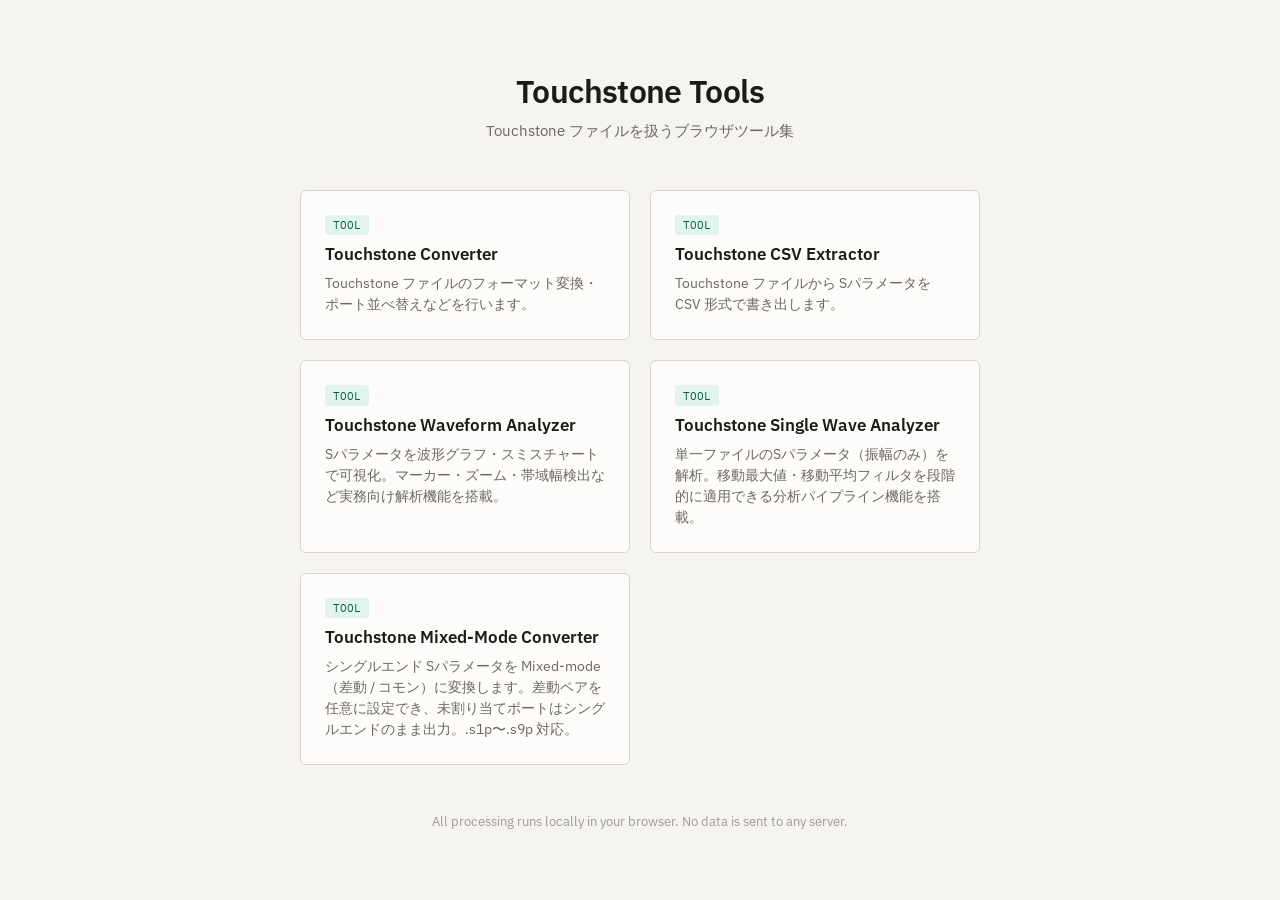
<file: index.html>
<!DOCTYPE html>
<html lang="ja">
<head>
<meta charset="UTF-8">
<meta name="viewport" content="width=device-width, initial-scale=1.0">
<title>Touchstone Tools</title>
<link rel="preconnect" href="https://fonts.googleapis.com">
<link href="https://fonts.googleapis.com/css2?family=IBM+Plex+Mono:wght@400;500&family=IBM+Plex+Sans:wght@400;500;600&display=swap" rel="stylesheet">
<style>
*, *::before, *::after { box-sizing: border-box; margin: 0; padding: 0; }

:root {
  --bg: #F5F4F1;
  --surface: #FDFCFA;
  --border: #D8D5CE;
  --border-mid: #BFBBAF;
  --text: #1C1B18;
  --text-muted: #6B6860;
  --text-faint: #9E9B93;
  --accent: #0A5C47;
  --accent-bg: #E1F5EE;
  --accent-mid: #1D9E75;
  --mono: 'IBM Plex Mono', 'Cascadia Code', 'Menlo', monospace;
  --sans: 'IBM Plex Sans', 'Segoe UI', system-ui, sans-serif;
  --radius: 6px;
}

body {
  font-family: var(--sans);
  background: var(--bg);
  color: var(--text);
  min-height: 100vh;
  display: flex;
  flex-direction: column;
  align-items: center;
  justify-content: center;
  padding: 2rem 1rem;
}

header {
  text-align: center;
  margin-bottom: 3rem;
}

header h1 {
  font-size: 2rem;
  font-weight: 600;
  letter-spacing: -0.02em;
  margin-bottom: 0.5rem;
}

header p {
  color: var(--text-muted);
  font-size: 0.95rem;
}

.tools {
  display: grid;
  grid-template-columns: repeat(auto-fit, minmax(260px, 1fr));
  gap: 1.25rem;
  width: 100%;
  max-width: 680px;
}

.tool-card {
  background: var(--surface);
  border: 1px solid var(--border);
  border-radius: var(--radius);
  padding: 1.5rem;
  text-decoration: none;
  color: inherit;
  transition: border-color 0.15s, box-shadow 0.15s;
  display: flex;
  flex-direction: column;
  gap: 0.5rem;
}

.tool-card:hover {
  border-color: var(--accent-mid);
  box-shadow: 0 2px 8px rgba(10, 92, 71, 0.08);
}

.tool-card .label {
  font-family: var(--mono);
  font-size: 0.7rem;
  color: var(--accent);
  background: var(--accent-bg);
  padding: 0.2rem 0.5rem;
  border-radius: 3px;
  align-self: flex-start;
}

.tool-card h2 {
  font-size: 1.05rem;
  font-weight: 600;
}

.tool-card p {
  font-size: 0.875rem;
  color: var(--text-muted);
  line-height: 1.5;
}

footer {
  margin-top: 3rem;
  font-size: 0.8rem;
  color: var(--text-faint);
}
</style>
</head>
<body>

<header>
  <h1>Touchstone Tools</h1>
  <p>Touchstone ファイルを扱うブラウザツール集</p>
</header>

<div class="tools">
  <a class="tool-card" href="Touchstone-Converter.html">
    <span class="label">TOOL</span>
    <h2>Touchstone Converter</h2>
    <p>Touchstone ファイルのフォーマット変換・ポート並べ替えなどを行います。</p>
  </a>
  <a class="tool-card" href="Touchstone-CSV.html">
    <span class="label">TOOL</span>
    <h2>Touchstone CSV Extractor</h2>
    <p>Touchstone ファイルから Sパラメータを CSV 形式で書き出します。</p>
  </a>
  <a class="tool-card" href="Touchstone-Waveform.html">
    <span class="label">TOOL</span>
    <h2>Touchstone Waveform Analyzer</h2>
    <p>Sパラメータを波形グラフ・スミスチャートで可視化。マーカー・ズーム・帯域幅検出など実務向け解析機能を搭載。</p>
  </a>
  <a class="tool-card" href="Touchstone-SingleWave.html">
    <span class="label">TOOL</span>
    <h2>Touchstone Single Wave Analyzer</h2>
    <p>単一ファイルのSパラメータ（振幅のみ）を解析。移動最大値・移動平均フィルタを段階的に適用できる分析パイプライン機能を搭載。</p>
  </a>
  <a class="tool-card" href="Touchstone-MixedMode.html">
    <span class="label">TOOL</span>
    <h2>Touchstone Mixed-Mode Converter</h2>
    <p>シングルエンド Sパラメータを Mixed-mode（差動 / コモン）に変換します。差動ペアを任意に設定でき、未割り当てポートはシングルエンドのまま出力。.s1p〜.s9p 対応。</p>
  </a>
</div>

<footer>All processing runs locally in your browser. No data is sent to any server.</footer>

</body>
</html>
</file>
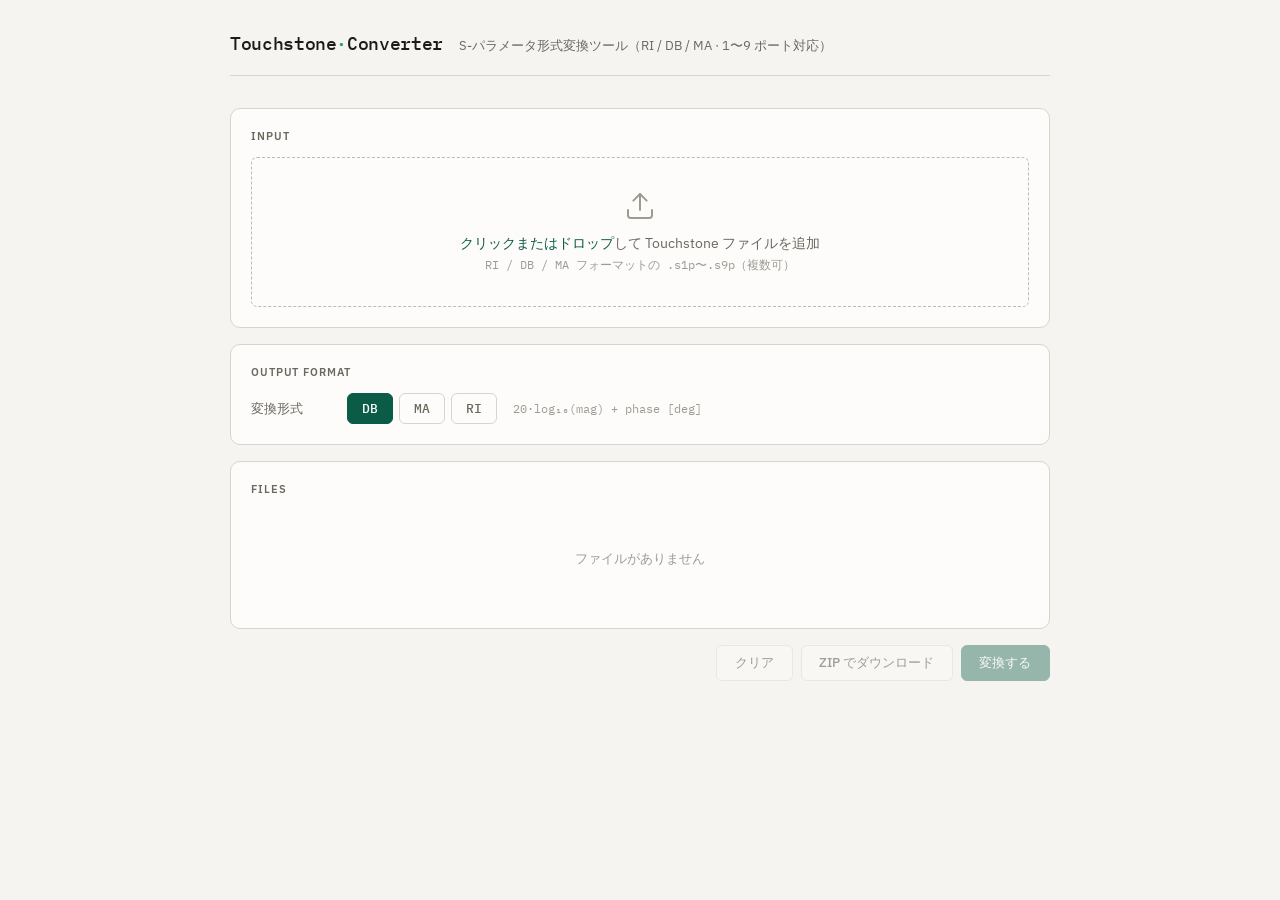
<file: Touchstone-Converter.html>
<!DOCTYPE html>
<html lang="ja">
<head>
<meta charset="UTF-8">
<meta name="viewport" content="width=device-width, initial-scale=1.0">
<title>Touchstone Converter</title>
<link rel="preconnect" href="https://fonts.googleapis.com">
<link href="https://fonts.googleapis.com/css2?family=IBM+Plex+Mono:wght@400;500&family=IBM+Plex+Sans:wght@400;500;600&display=swap" rel="stylesheet">
<link rel="stylesheet" href="lib/shared.css">
<style>
body { padding: 2rem 1rem; }

.app {
  max-width: 820px;
  margin: 0 auto;
}

/* File table */
.file-table {
  width: 100%;
  border-collapse: collapse;
  font-size: 0.8125rem;
}

.file-table th {
  font-size: 0.6875rem;
  font-weight: 600;
  letter-spacing: 0.06em;
  text-transform: uppercase;
  color: var(--text-faint);
  text-align: left;
  padding: 0 0.5rem 0.5rem;
  border-bottom: 1px solid var(--border);
}

.file-table td {
  padding: 0.5rem;
  border-bottom: 1px solid var(--border);
  vertical-align: middle;
}

.file-table tr:last-child td { border-bottom: none; }

.file-name {
  font-family: var(--mono);
  font-size: 0.775rem;
  color: var(--text);
  word-break: break-all;
}

.file-size {
  color: var(--text-faint);
  font-family: var(--mono);
  font-size: 0.7rem;
  white-space: nowrap;
}

.status-badge {
  display: inline-flex;
  align-items: center;
  gap: 0.3rem;
  font-size: 0.6875rem;
  font-weight: 500;
  padding: 0.2rem 0.5rem;
  border-radius: 4px;
  white-space: nowrap;
}

.status-waiting  { background: var(--bg); color: var(--text-faint); }
.status-ok       { background: var(--accent-bg); color: var(--accent); }
.status-error    { background: var(--error-bg); color: var(--error); }
.status-warning  { background: var(--warning-bg); color: var(--warning); }

.dot {
  width: 5px; height: 5px;
  border-radius: 50%;
  background: currentColor;
  flex-shrink: 0;
}

.dl-btn {
  font-family: var(--mono);
  font-size: 0.7rem;
  padding: 0.2rem 0.6rem;
  border: 1px solid var(--border);
  border-radius: 4px;
  background: var(--surface);
  color: var(--accent);
  cursor: pointer;
  transition: all 0.12s;
}
.dl-btn:hover { background: var(--accent-bg); border-color: var(--accent-mid); }
.dl-btn:disabled { opacity: 0.35; cursor: not-allowed; }

.dl-btn-remove {
  font-size: 0.7rem;
  padding: 0.2rem 0.5rem;
  border: 1px solid transparent;
  border-radius: 4px;
  background: transparent;
  color: var(--text-faint);
  cursor: pointer;
  transition: all 0.12s;
}
.dl-btn-remove:hover { background: var(--error-bg); color: var(--error); }

.empty-state {
  text-align: center;
  padding: 2.5rem;
  color: var(--text-faint);
  font-size: 0.8125rem;
}

/* Action bar */
.action-bar {
  display: flex;
  align-items: center;
  justify-content: space-between;
  gap: 1rem;
  flex-wrap: wrap;
}

.stats {
  font-size: 0.75rem;
  color: var(--text-muted);
  font-family: var(--mono);
}

.btn-group { display: flex; gap: 0.5rem; }

.btn-primary:disabled { opacity: 0.4; cursor: not-allowed; }
.btn-secondary:disabled { opacity: 0.4; cursor: not-allowed; }

.error-msg {
  font-size: 0.7rem;
  font-family: var(--mono);
  color: var(--error);
  margin-top: 0.25rem;
  word-break: break-word;
}

.cell-meta {
  font-family: var(--mono);
  font-size: 0.7rem;
  color: var(--text-faint);
}

.cell-actions {
  text-align: right;
  white-space: nowrap;
  display: flex;
  gap: 4px;
  justify-content: flex-end;
}
</style>
</head>
<body>
<div class="app">

<header>
  <div class="logo">Touchstone<span>·</span>Converter</div>
  <div class="subtitle">S-パラメータ形式変換ツール（RI / DB / MA · 1〜9 ポート対応）</div>
</header>

<div class="panel">
  <div class="panel-title">Input</div>
  <div class="drop-zone" id="dropZone">
    <input type="file" id="fileInput" multiple accept=".s1p,.s2p,.s3p,.s4p,.s5p,.s6p,.s7p,.s8p,.s9p">
    <svg class="drop-icon" viewBox="0 0 24 24" fill="none" stroke="currentColor" stroke-width="1.5" stroke-linecap="round" stroke-linejoin="round">
      <path d="M21 15v4a2 2 0 0 1-2 2H5a2 2 0 0 1-2-2v-4"/>
      <polyline points="17 8 12 3 7 8"/>
      <line x1="12" y1="3" x2="12" y2="15"/>
    </svg>
    <div class="drop-label"><strong>クリックまたはドロップ</strong>して Touchstone ファイルを追加</div>
    <div class="drop-sub">RI / DB / MA フォーマットの .s1p〜.s9p（複数可）</div>
  </div>
</div>

<div class="panel">
  <div class="panel-title">Output Format</div>
  <div class="format-row">
    <span class="format-label">変換形式</span>
    <div class="format-options">
      <button class="fmt-btn active" data-fmt="DB">DB</button>
      <button class="fmt-btn" data-fmt="MA">MA</button>
      <button class="fmt-btn" data-fmt="RI">RI</button>
    </div>
    <span class="fmt-desc" id="fmtDesc">20·log₁₀(mag) + phase [deg]</span>
  </div>
</div>

<div class="panel">
  <div class="panel-title">Files</div>
  <div id="fileListWrap">
    <div class="empty-state">ファイルがありません</div>
  </div>
</div>

<div class="action-bar">
  <span class="stats" id="statsLabel"></span>
  <div class="btn-group">
    <button class="btn btn-secondary" id="clearBtn" disabled>クリア</button>
    <button class="btn btn-secondary" id="dlAllBtn" disabled>ZIP でダウンロード</button>
    <button class="btn btn-primary" id="convertBtn" disabled>変換する</button>
  </div>
</div>

</div>

<script src="lib/zip.js"></script>
<script src="lib/touchstone.js"></script>
<script src="lib/ui-helpers.js"></script>
<script type="module">
// ── Types ──────────────────────────────────────────────────────────────────
/** @typedef {'waiting'|'ok'|'error'|'warning'} Status */
/** @typedef {{ id:number, file:File, name:string, status:Status, message:string, output:string|null, inputFmt:string|null }} FileEntry */

// ── Constants ──────────────────────────────────────────────────────────────
const FORMAT_DESC = {
  DB: '20·log₁₀(mag) + phase [deg]',
  MA: 'sqrt(Re²+Im²) + phase [deg]',
  RI: 'passthrough (Re + Im)',
};

// ── State ──────────────────────────────────────────────────────────────────
let entries  = /** @type {FileEntry[]} */ ([]);
let nextId   = 0;
let format   = 'DB';

// ── DOM refs ───────────────────────────────────────────────────────────────
const dropZone   = document.getElementById('dropZone');
const fileInput  = document.getElementById('fileInput');
const listWrap   = document.getElementById('fileListWrap');
const convertBtn = document.getElementById('convertBtn');
const dlAllBtn   = document.getElementById('dlAllBtn');
const clearBtn   = document.getElementById('clearBtn');
const statsLabel = document.getElementById('statsLabel');
const fmtDesc    = document.getElementById('fmtDesc');

// ── Conversion logic (N-port Touchstone 1.0) ──────────────────────────────
/** Build Touchstone output string from parsed data. */
function buildTouchstone(parsed, outFmt, n) {
  const { comments, optionLine, inFmt, freqData } = parsed;
  const newOption = optionLine.replace(new RegExp(`\\s${inFmt}\\s`, 'i'), ` ${outFmt} `);
  const lines = [...comments, newOption];

  for (const { freq, pairs } of freqData) {
    const outPairs = pairs.map(([a, b]) => {
      const [re, im] = TT.toRI(a, b, inFmt);
      return TT.fromRI(re, im, outFmt);
    });
    if (n <= 2) {
      lines.push([String(freq), ...outPairs.flat().map(v => v.toExponential(6))].join('\t'));
    } else {
      // Row-per-port: first row has freq, each row has N pairs
      for (let row = 0; row < n; row++) {
        const rowVals = outPairs.slice(row * n, (row + 1) * n).flat().map(v => v.toExponential(6));
        lines.push((row === 0 ? [String(freq), ...rowVals] : rowVals).join('\t'));
      }
    }
  }
  return lines.join('\n') + '\n';
}

/** @param {File} file @param {string} outFmt @returns {Promise<{output:string, inFmt:string, n:number}>} */
async function convertFile(file, outFmt) {
  const n      = TT.portCount(file.name);
  const text   = await file.text();
  const parsed = TT.parseTouchstone(text, n);
  return { output: buildTouchstone(parsed, outFmt, n), inFmt: parsed.inFmt, n };
}

// ── Rendering ──────────────────────────────────────────────────────────────
function statusBadge(entry) {
  const map = {
    waiting: ['status-waiting', '待機中'],
    ok:      ['status-ok',      '変換済'],
    error:   ['status-error',   'エラー'],
    warning: ['status-warning', '警告'],
  };
  const [cls, label] = map[entry.status];
  return `<span class="status-badge ${cls}"><span class="dot"></span>${label}</span>`;
}

function render() {
  const hasFiles = entries.length > 0;
  const hasConverted = entries.some(e => e.status === 'ok');

  convertBtn.disabled = !hasFiles;
  clearBtn.disabled   = !hasFiles;
  dlAllBtn.disabled   = !hasConverted;

  const ok  = entries.filter(e => e.status === 'ok').length;
  const err = entries.filter(e => e.status === 'error').length;
  statsLabel.textContent = hasFiles
    ? `${entries.length} ファイル${ok ? ` · 変換済 ${ok}` : ''}${err ? ` · エラー ${err}` : ''}`
    : '';

  if (!hasFiles) {
    listWrap.innerHTML = '<div class="empty-state">ファイルがありません</div>';
    return;
  }

  const rows = entries.map(e => `
    <tr data-id="${e.id}">
      <td>
        <div class="file-name">${TT.escHtml(e.name)}</div>
        ${e.message ? `<div class="error-msg">${TT.escHtml(e.message)}</div>` : ''}
      </td>
      <td class="file-size">${TT.fmt_size(e.file.size)}</td>
      <td class="cell-meta">${e.inFmt ?? '—'}</td>
      <td class="cell-meta">${e.n != null ? `S${e.n}P` : '—'}</td>
      <td>${statusBadge(e)}</td>
      <td class="cell-actions">
        <button class="dl-btn" ${e.status !== 'ok' ? 'disabled' : ''} data-action="dl" data-id="${e.id}">↓ DL</button>
        <button class="dl-btn-remove" data-action="remove" data-id="${e.id}">✕</button>
      </td>
    </tr>
  `).join('');

  listWrap.innerHTML = `
    <table class="file-table">
      <thead><tr>
        <th>ファイル名</th>
        <th>サイズ</th>
        <th>入力形式</th>
        <th>ポート</th>
        <th>状態</th>
        <th></th>
      </tr></thead>
      <tbody>${rows}</tbody>
    </table>
  `;
}

// ── Actions ────────────────────────────────────────────────────────────────
function downloadOne(id) {
  const e = entries.find(x => x.id === id);
  if (!e?.output) return;
  TT.downloadBlob(e.output, e.name);
}

function removeEntry(id) {
  entries = entries.filter(e => e.id !== id);
  render();
}

listWrap.addEventListener('click', e => {
  const btn = e.target.closest('[data-action]');
  if (!btn) return;
  const id = Number(btn.dataset.id);
  if (btn.dataset.action === 'dl') downloadOne(id);
  if (btn.dataset.action === 'remove') removeEntry(id);
});

convertBtn.addEventListener('click', async () => {
  convertBtn.disabled = true;
  convertBtn.textContent = '変換中…';

  for (const e of entries) {
    e.status  = 'waiting';
    e.message = '';
    e.output  = null;
    e.inFmt   = null;
    e.n       = null;
  }
  render();

  for (const e of entries) {
    try {
      const result = await convertFile(e.file, format);
      e.output = result.output;
      e.inFmt  = result.inFmt;
      e.n      = result.n;
      e.status = 'ok';
    } catch (err) {
      e.status  = 'error';
      e.message = err.message;
    }
    render();
  }

  convertBtn.disabled  = false;
  convertBtn.textContent = '変換する';
});

dlAllBtn.addEventListener('click', () => {
  const okEntries = entries.filter(e => e.status === 'ok' && e.output);
  if (!okEntries.length) return;

  dlAllBtn.disabled  = true;
  dlAllBtn.textContent = '生成中…';

  const files = okEntries.map(e => ({ name: e.name, data: e.output }));
  const now = new Date();
  const ts = (now.getMonth()+1).toString().padStart(2,'0')
           + now.getDate().toString().padStart(2,'0')
           + now.getHours().toString().padStart(2,'0')
           + now.getMinutes().toString().padStart(2,'0');
  TT.downloadBlob(TT.buildZip(files), `${ts}_${format}.zip`, 'application/zip');

  dlAllBtn.disabled  = false;
  dlAllBtn.textContent = 'ZIP でダウンロード';
});

clearBtn.addEventListener('click', () => {
  entries = [];
  fileInput.value = '';
  render();
});

// ── File input ─────────────────────────────────────────────────────────────
function addFiles(fileList) {
  const snpFiles = Array.from(fileList).filter(f => /\.s\d+p$/i.test(f.name));
  const existing = new Set(entries.map(e => e.name));
  for (const file of snpFiles) {
    if (existing.has(file.name)) continue;
    entries.push({ id: nextId++, file, name: file.name, status: 'waiting', message: '', output: null, inFmt: null, n: null });
  }
  render();
}

fileInput.addEventListener('change', e => addFiles(e.target.files));
TT.setupDropZone(dropZone, addFiles);

// ── Format buttons ─────────────────────────────────────────────────────────
document.querySelectorAll('.fmt-btn').forEach(btn => {
  btn.addEventListener('click', () => {
    format = btn.dataset.fmt;
    document.querySelectorAll('.fmt-btn').forEach(b => b.classList.toggle('active', b === btn));
    fmtDesc.textContent = FORMAT_DESC[format];
    // reset conversion state when format changes
    entries.forEach(e => { e.status = 'waiting'; e.message = ''; e.output = null; });
    render();
  });
});

render();
</script>
</body>
</html>
</file>
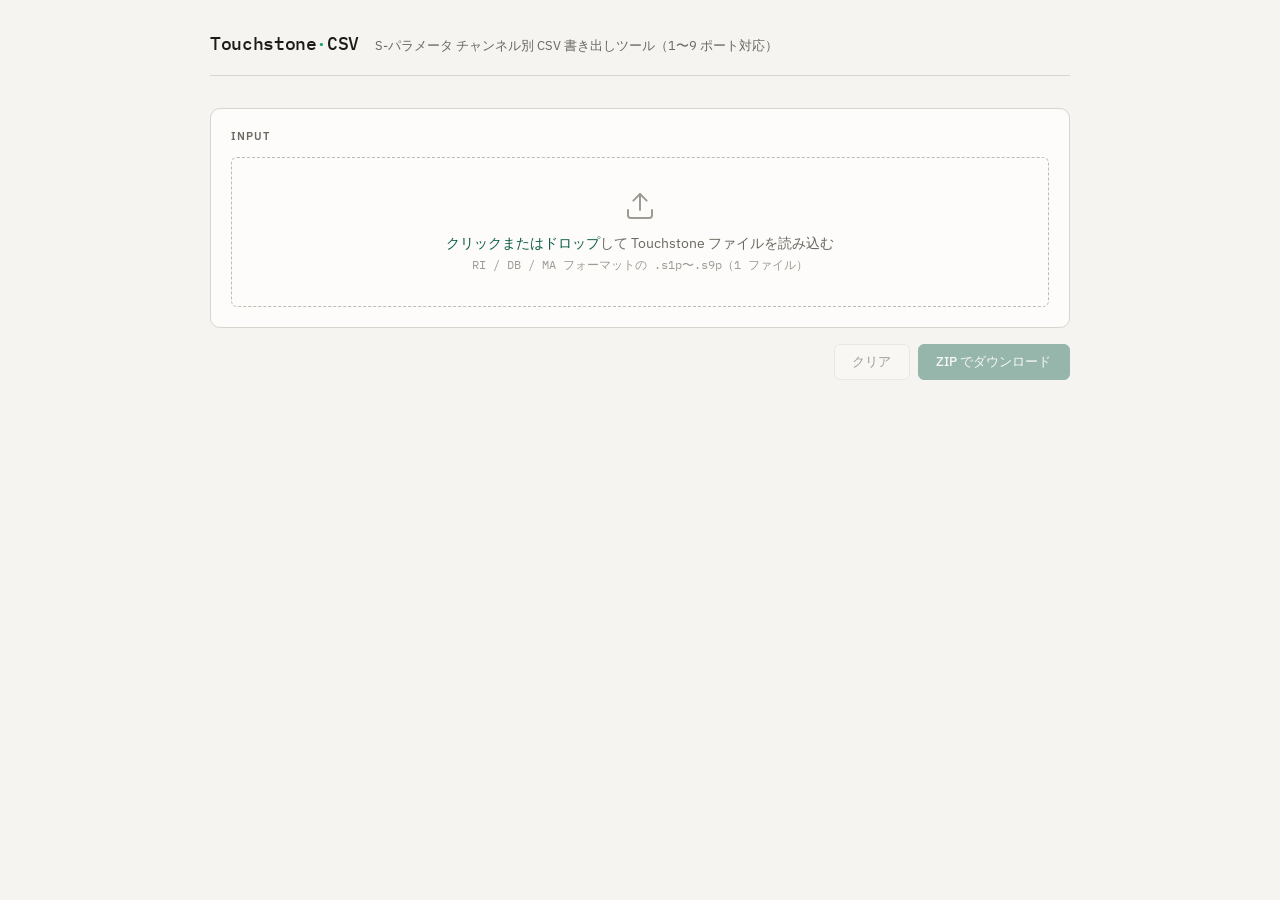
<file: Touchstone-CSV.html>
<!DOCTYPE html>
<html lang="ja">
<head>
<meta charset="UTF-8">
<meta name="viewport" content="width=device-width, initial-scale=1.0">
<title>Touchstone CSV Extractor</title>
<link rel="preconnect" href="https://fonts.googleapis.com">
<link href="https://fonts.googleapis.com/css2?family=IBM+Plex+Mono:wght@400;500&family=IBM+Plex+Sans:wght@400;500;600&display=swap" rel="stylesheet">
<link rel="stylesheet" href="lib/shared.css">
<style>
body { padding: 2rem 1rem; }

.app {
  max-width: 860px;
  margin: 0 auto;
}

/* File info */
.file-info-grid {
  display: grid;
  grid-template-columns: repeat(auto-fit, minmax(160px, 1fr));
  gap: 0.75rem;
}

.info-cell {
  background: var(--bg);
  border: 1px solid var(--border);
  border-radius: var(--radius);
  padding: 0.625rem 0.875rem;
}

.info-label {
  font-size: 0.6375rem;
  font-weight: 600;
  letter-spacing: 0.07em;
  text-transform: uppercase;
  color: var(--text-faint);
  margin-bottom: 0.25rem;
}

.info-value {
  font-family: var(--mono);
  font-size: 0.8125rem;
  color: var(--text);
  word-break: break-all;
}

/* Channel grid */
.channel-controls {
  display: flex;
  align-items: center;
  gap: 0.5rem;
  margin-bottom: 0.875rem;
}

.channel-grid {
  display: grid;
  gap: 0.5rem;
}

.channel-card {
  border: 1px solid var(--border);
  border-radius: var(--radius);
  padding: 0.625rem 0.75rem;
  background: var(--bg);
  transition: border-color 0.12s, background 0.12s;
  cursor: pointer;
  user-select: none;
}

.channel-card:hover { border-color: var(--border-mid); }

.channel-card.selected {
  border-color: var(--accent-mid);
  background: var(--accent-bg);
}

.channel-card.previewing {
  border-color: var(--accent);
  box-shadow: 0 0 0 2px var(--accent-bg);
}

.channel-header {
  display: flex;
  align-items: center;
  gap: 0.5rem;
  margin-bottom: 0.375rem;
}

.channel-check {
  width: 14px;
  height: 14px;
  accent-color: var(--accent);
  cursor: pointer;
  flex-shrink: 0;
}

.channel-name {
  font-family: var(--mono);
  font-size: 0.875rem;
  font-weight: 500;
  color: var(--text);
}

.channel-actions {
  display: flex;
  gap: 0.3rem;
}

.channel-preview-btn,
.channel-dl-btn {
  flex: 1;
  font-family: var(--mono);
  font-size: 0.6375rem;
  padding: 0.2rem 0;
  border: 1px solid var(--border);
  border-radius: 3px;
  background: var(--surface);
  color: var(--text-muted);
  cursor: pointer;
  transition: all 0.12s;
}

.channel-preview-btn:hover {
  border-color: var(--accent-mid);
  color: var(--accent);
  background: var(--accent-bg);
}

.channel-dl-btn:hover {
  border-color: #4A7C59;
  color: #0A5C47;
  background: #E1F5EE;
}

.channel-card.previewing .channel-preview-btn {
  border-color: var(--accent);
  color: var(--accent);
  background: var(--accent-bg);
}

/* Preview panel */
.preview-wrap {
  position: relative;
}

.preview-title {
  font-family: var(--mono);
  font-size: 0.8125rem;
  font-weight: 500;
  color: var(--text-muted);
  margin-bottom: 0.75rem;
}

.preview-canvas-wrap {
  width: 100%;
  border: 1px solid var(--border);
  border-radius: var(--radius);
  overflow: hidden;
  background: var(--surface);
}

canvas#previewCanvas {
  display: block;
  width: 100%;
  height: auto;
}

.preview-empty {
  text-align: center;
  padding: 2.5rem;
  color: var(--text-faint);
  font-size: 0.8125rem;
}

/* Action bar */
.action-bar {
  display: flex;
  align-items: center;
  justify-content: space-between;
  gap: 1rem;
  flex-wrap: wrap;
}

.stats {
  font-size: 0.75rem;
  color: var(--text-muted);
  font-family: var(--mono);
}

.btn-group { display: flex; gap: 0.5rem; }

.btn-primary:disabled { opacity: 0.4; cursor: not-allowed; }
.btn-secondary:disabled { opacity: 0.4; cursor: not-allowed; }

.btn-sm {
  font-size: 0.75rem;
  padding: 0.3rem 0.75rem;
}

.hidden { display: none !important; }

.error-banner {
  background: var(--error-bg);
  border: 1px solid #E8B4A4;
  border-radius: var(--radius);
  padding: 0.75rem 1rem;
  font-size: 0.8125rem;
  color: var(--error);
  font-family: var(--mono);
}
</style>
</head>
<body>
<div class="app">

<header>
  <div class="logo">Touchstone<span>·</span>CSV</div>
  <div class="subtitle">S-パラメータ チャンネル別 CSV 書き出しツール（1〜9 ポート対応）</div>
</header>

<div class="panel">
  <div class="panel-title">Input</div>
  <div class="drop-zone" id="dropZone">
    <input type="file" id="fileInput" accept=".s1p,.s2p,.s3p,.s4p,.s5p,.s6p,.s7p,.s8p,.s9p">
    <svg class="drop-icon" viewBox="0 0 24 24" fill="none" stroke="currentColor" stroke-width="1.5" stroke-linecap="round" stroke-linejoin="round">
      <path d="M21 15v4a2 2 0 0 1-2 2H5a2 2 0 0 1-2-2v-4"/>
      <polyline points="17 8 12 3 7 8"/>
      <line x1="12" y1="3" x2="12" y2="15"/>
    </svg>
    <div class="drop-label"><strong>クリックまたはドロップ</strong>して Touchstone ファイルを読み込む</div>
    <div class="drop-sub">RI / DB / MA フォーマットの .s1p〜.s9p（1 ファイル）</div>
  </div>
  <div id="errorBanner" class="error-banner hidden" style="margin-top:0.75rem;"></div>
</div>

<div class="panel hidden" id="infoPanel">
  <div class="panel-title">File Info</div>
  <div class="file-info-grid" id="fileInfoGrid"></div>
</div>

<div class="panel hidden" id="channelPanel">
  <div class="panel-title">Channels</div>
  <div class="channel-controls">
    <button class="btn btn-secondary btn-sm" id="selectAllBtn">すべて選択</button>
    <button class="btn btn-secondary btn-sm" id="selectNoneBtn">すべて解除</button>
  </div>
  <div class="channel-grid" id="channelGrid"></div>
</div>

<div class="panel hidden" id="previewPanel">
  <div class="panel-title">Preview</div>
  <div class="preview-wrap">
    <div class="preview-title" id="previewTitle">—</div>
    <div class="preview-canvas-wrap">
      <canvas id="previewCanvas" width="800" height="500"></canvas>
    </div>
  </div>
</div>

<div class="action-bar">
  <span class="stats" id="statsLabel"></span>
  <div class="btn-group">
    <button class="btn btn-secondary" id="clearBtn" disabled>クリア</button>
    <button class="btn btn-primary" id="dlZipBtn" disabled>ZIP でダウンロード</button>
  </div>
</div>

</div>

<script src="lib/zip.js"></script>
<script src="lib/touchstone.js"></script>
<script src="lib/ui-helpers.js"></script>
<script type="module">
// ── State ──────────────────────────────────────────────────────────────────
let parsed   = null;  // { comments, optionLine, inFmt, freqData, n, basename, freqUnit }
let selected = new Set();
let previewKey = null;

// ── DOM refs ───────────────────────────────────────────────────────────────
const dropZone     = document.getElementById('dropZone');
const fileInput    = document.getElementById('fileInput');
const errorBanner  = document.getElementById('errorBanner');
const infoPanel    = document.getElementById('infoPanel');
const channelPanel = document.getElementById('channelPanel');
const previewPanel = document.getElementById('previewPanel');
const fileInfoGrid = document.getElementById('fileInfoGrid');
const channelGrid  = document.getElementById('channelGrid');
const previewTitle = document.getElementById('previewTitle');
const previewCanvas = document.getElementById('previewCanvas');
const statsLabel   = document.getElementById('statsLabel');
const dlZipBtn     = document.getElementById('dlZipBtn');
const clearBtn     = document.getElementById('clearBtn');
const selectAllBtn = document.getElementById('selectAllBtn');
const selectNoneBtn = document.getElementById('selectNoneBtn');

// ── CSV builder ────────────────────────────────────────────────────────────
function colHeaders(inFmt, key) {
  const sij = `S${key}`;
  if (inFmt === 'RI') return [`Re[${sij}]`, `Im[${sij}]`];
  if (inFmt === 'DB') return [`dB[${sij}]`, `Phase[deg][${sij}]`];
  return [`Mag[${sij}]`, `Phase[deg][${sij}]`];
}

function buildChannelCSV(i, j) {
  const { comments, optionLine, inFmt, freqUnit, freqData, n } = parsed;
  const key = `${i + 1}${j + 1}`;
  const pairIdx = i * n + j;
  const [colA, colB] = colHeaders(inFmt, key);

  const lines = [
    ...TT.csvPreamble(parsed),
    `Freq[${freqUnit}],${colA},${colB}`,
  ];

  for (const { freq, pairs } of freqData) {
    const [a, b] = pairs[pairIdx];
    lines.push(`${freq},${a},${b}`);
  }
  return lines.join('\r\n') + '\r\n';
}

// ── Utilities ──────────────────────────────────────────────────────────────
function keyToIJ(key) {
  // key is e.g. "11", "12", "21" — always 2 chars for ≤9 ports
  return { i: parseInt(key[0], 10) - 1, j: parseInt(key[1], 10) - 1 };
}

// ── Canvas chart ───────────────────────────────────────────────────────────
function drawChart(key) {
  const { freqData, inFmt, freqUnit, n } = parsed;
  const { i, j } = keyToIJ(key);
  const pairIdx = i * n + j;

  const freqs = freqData.map(d => d.freq);
  const vals  = freqData.map(d => d.pairs[pairIdx][0]);
  const vals2 = freqData.map(d => d.pairs[pairIdx][1]);
  const [colA, colB] = colHeaders(inFmt, key);

  const ctx = previewCanvas.getContext('2d');
  const W = previewCanvas.width;
  const H = previewCanvas.height;

  const PAD_LEFT = 62, PAD_RIGHT = 24, PAD_TOP = 28, PAD_BOT = 46, GAP = 24;
  const plotW = W - PAD_LEFT - PAD_RIGHT;
  const plotH = Math.floor((H - PAD_TOP - PAD_BOT - GAP) / 2);
  const top1  = PAD_TOP;
  const top2  = PAD_TOP + plotH + GAP;

  const GRID_COLOR = '#D8D5CE';
  const TEXT_COLOR = '#9E9B93';

  // Clear
  ctx.clearRect(0, 0, W, H);
  ctx.fillStyle = getComputedStyle(document.documentElement).getPropertyValue('--surface').trim() || '#FDFCFA';
  ctx.fillRect(0, 0, W, H);

  // Title
  ctx.fillStyle = '#1C1B18';
  ctx.font = `500 12px 'IBM Plex Mono', monospace`;
  ctx.textAlign = 'left';
  ctx.fillText(`S${key}`, PAD_LEFT, 18);

  // Freq axis label
  ctx.fillStyle = '#6B6860';
  ctx.font = `11px 'IBM Plex Mono', monospace`;
  ctx.textAlign = 'center';
  ctx.fillText(`Freq [${freqUnit}]`, PAD_LEFT + plotW / 2, H - 6);

  const minF = freqs[0], maxF = freqs[freqs.length - 1];
  const sx = f => PAD_LEFT + (f - minF) / (maxF - minF) * plotW;

  const drawSubplot = (data, color, label, topY, drawXLabels) => {
    let minV = data.reduce((a, b) => a < b ? a : b);
    let maxV = data.reduce((a, b) => a > b ? a : b);
    if (minV === maxV) { minV -= 1; maxV += 1; }
    const padV = (maxV - minV) * 0.08;
    minV -= padV; maxV += padV;
    const sy = v => topY + (1 - (v - minV) / (maxV - minV)) * plotH;

    // Y grid + tick labels
    ctx.lineWidth = 1;
    ctx.font = `11px 'IBM Plex Mono', monospace`;
    ctx.textAlign = 'right';
    const yTicks = 5;
    for (let t = 0; t <= yTicks; t++) {
      const v = minV + (maxV - minV) * (t / yTicks);
      const y = sy(v);
      ctx.strokeStyle = GRID_COLOR;
      ctx.beginPath();
      ctx.moveTo(PAD_LEFT, y);
      ctx.lineTo(PAD_LEFT + plotW, y);
      ctx.setLineDash([3, 3]);
      ctx.stroke();
      ctx.setLineDash([]);
      ctx.fillStyle = TEXT_COLOR;
      ctx.fillText(v.toFixed(2), PAD_LEFT - 6, y + 4);
    }

    // X grid + tick labels
    const xTicks = Math.min(6, freqs.length - 1);
    ctx.textAlign = 'center';
    for (let t = 0; t <= xTicks; t++) {
      const f = minF + (maxF - minF) * (t / xTicks);
      const x = sx(f);
      ctx.strokeStyle = GRID_COLOR;
      ctx.lineWidth = 1;
      ctx.beginPath();
      ctx.moveTo(x, topY);
      ctx.lineTo(x, topY + plotH);
      ctx.setLineDash([3, 3]);
      ctx.stroke();
      ctx.setLineDash([]);
      if (drawXLabels) {
        ctx.fillStyle = TEXT_COLOR;
        ctx.fillText(f.toFixed(3), x, topY + plotH + 16);
      }
    }

    // Border
    ctx.strokeStyle = '#BFBBAF';
    ctx.lineWidth = 1;
    ctx.setLineDash([]);
    ctx.beginPath();
    ctx.rect(PAD_LEFT, topY, plotW, plotH);
    ctx.stroke();

    // Trace
    ctx.beginPath();
    ctx.strokeStyle = color;
    ctx.lineWidth = 2;
    ctx.lineJoin = 'round';
    for (let k = 0; k < freqs.length; k++) {
      const x = sx(freqs[k]);
      const y = sy(data[k]);
      k === 0 ? ctx.moveTo(x, y) : ctx.lineTo(x, y);
    }
    ctx.stroke();

    // Y-axis label (rotated)
    ctx.save();
    ctx.fillStyle = '#6B6860';
    ctx.font = `11px 'IBM Plex Mono', monospace`;
    ctx.textAlign = 'center';
    ctx.translate(14, topY + plotH / 2);
    ctx.rotate(-Math.PI / 2);
    ctx.fillText(label, 0, 0);
    ctx.restore();
  };

  drawSubplot(vals,  '#1D9E75', colA, top1, false);
  drawSubplot(vals2, '#E07B4A', colB, top2, true);
}

// ── Render ─────────────────────────────────────────────────────────────────
function renderInfoPanel() {
  const { n, inFmt, freqUnit, freqData, basename } = parsed;
  fileInfoGrid.innerHTML = [
    { label: 'ファイル名', value: basename },
    { label: 'ポート数',   value: `${n} ポート` },
    { label: 'フォーマット', value: inFmt },
    { label: '周波数単位', value: freqUnit },
    { label: '周波数点数', value: `${freqData.length} 点` },
    { label: 'チャンネル数', value: `${n * n} ch` },
  ].map(({ label, value }) => `
    <div class="info-cell">
      <div class="info-label">${TT.escHtml(label)}</div>
      <div class="info-value">${TT.escHtml(String(value))}</div>
    </div>
  `).join('');
}

function renderChannelGrid() {
  const { n } = parsed;
  channelGrid.style.gridTemplateColumns = `repeat(${n}, 1fr)`;
  let html = '';
  for (let i = 0; i < n; i++) {
    for (let j = 0; j < n; j++) {
      const key = `${i + 1}${j + 1}`;
      const isSel  = selected.has(key);
      const isPrev = previewKey === key;
      html += `
        <div class="channel-card${isSel ? ' selected' : ''}${isPrev ? ' previewing' : ''}" data-key="${key}">
          <div class="channel-header">
            <input type="checkbox" class="channel-check" data-key="${key}" ${isSel ? 'checked' : ''}>
            <span class="channel-name">S${TT.escHtml(key)}</span>
          </div>
          <div class="channel-actions">
            <button class="channel-preview-btn" data-key="${key}">グラフ</button>
            <button class="channel-dl-btn" data-key="${key}">CSV</button>
          </div>
        </div>
      `;
    }
  }
  channelGrid.innerHTML = html;

  channelGrid.querySelectorAll('.channel-check').forEach(cb => {
    cb.addEventListener('change', e => {
      e.stopPropagation();
      const k = cb.dataset.key;
      cb.checked ? selected.add(k) : selected.delete(k);
      renderChannelGrid();
      renderStats();
    });
  });

  channelGrid.querySelectorAll('.channel-preview-btn').forEach(btn => {
    btn.addEventListener('click', e => {
      e.stopPropagation();
      const k = btn.dataset.key;
      previewKey = k;
      previewPanel.classList.remove('hidden');
      previewTitle.textContent = `S${k} — ${colHeaders(parsed.inFmt, k).join('  /  ')}`;
      drawChart(k);
      renderChannelGrid();
    });
  });

  channelGrid.querySelectorAll('.channel-dl-btn').forEach(btn => {
    btn.addEventListener('click', e => {
      e.stopPropagation();
      const k = btn.dataset.key;
      const { i, j } = keyToIJ(k);
      TT.downloadBlob(buildChannelCSV(i, j), `S${k}_${parsed.basename}.csv`, 'text/csv');
    });
  });

  channelGrid.querySelectorAll('.channel-card').forEach(card => {
    card.addEventListener('click', e => {
      if (e.target.classList.contains('channel-check') || e.target.classList.contains('channel-preview-btn') || e.target.classList.contains('channel-dl-btn')) return;
      const k = card.dataset.key;
      const cb = card.querySelector('.channel-check');
      if (selected.has(k)) { selected.delete(k); cb.checked = false; }
      else { selected.add(k); cb.checked = true; }
      card.classList.toggle('selected', selected.has(k));
      renderStats();
    });
  });
}

function renderStats() {
  const total = parsed ? parsed.n * parsed.n : 0;
  statsLabel.textContent = parsed
    ? `${total} チャンネル · 選択中 ${selected.size}`
    : '';
  dlZipBtn.disabled = selected.size === 0;
}

function showError(msg) {
  errorBanner.textContent = msg;
  errorBanner.classList.remove('hidden');
}

function hideError() {
  errorBanner.classList.add('hidden');
}

// ── Load file ──────────────────────────────────────────────────────────────
async function loadFile(file) {
  hideError();
  try {
    const n    = TT.portCount(file.name);
    const text = await file.text();
    const data = TT.parseTouchstone(text, n);
    const basename = file.name.replace(/\.s\d+p$/i, '');

    parsed     = { ...data, n, basename };
    selected   = new Set();
    previewKey = null;

    renderInfoPanel();
    renderChannelGrid();
    renderStats();

    infoPanel.classList.remove('hidden');
    channelPanel.classList.remove('hidden');
    previewPanel.classList.add('hidden');
    clearBtn.disabled = false;
    dlZipBtn.disabled = true;
  } catch (err) {
    showError(err.message);
  }
}

// ── Actions ────────────────────────────────────────────────────────────────
selectAllBtn.addEventListener('click', () => {
  if (!parsed) return;
  const { n } = parsed;
  for (let i = 0; i < n; i++)
    for (let j = 0; j < n; j++)
      selected.add(`${i + 1}${j + 1}`);
  renderChannelGrid();
  renderStats();
});

selectNoneBtn.addEventListener('click', () => {
  selected.clear();
  renderChannelGrid();
  renderStats();
});

clearBtn.addEventListener('click', () => {
  parsed     = null;
  selected   = new Set();
  previewKey = null;
  fileInput.value = '';
  hideError();
  infoPanel.classList.add('hidden');
  channelPanel.classList.add('hidden');
  previewPanel.classList.add('hidden');
  statsLabel.textContent = '';
  dlZipBtn.disabled = true;
  clearBtn.disabled = true;
});

dlZipBtn.addEventListener('click', () => {
  if (!parsed || selected.size === 0) return;

  dlZipBtn.disabled = true;
  dlZipBtn.textContent = '生成中…';

  const files = [];
  for (const key of [...selected].sort()) {
    const { i, j } = keyToIJ(key);
    files.push({
      name: `${key}_${parsed.basename}.csv`,
      data: buildChannelCSV(i, j),
    });
  }

  TT.downloadBlob(TT.buildZip(files), `${parsed.basename}_CSV.zip`, 'application/zip');

  dlZipBtn.disabled = selected.size === 0;
  dlZipBtn.textContent = 'ZIP でダウンロード';
});

// ── File input ─────────────────────────────────────────────────────────────
fileInput.addEventListener('change', e => {
  if (e.target.files[0]) loadFile(e.target.files[0]);
});

TT.setupDropZone(dropZone, files => {
  const snp = TT.filterSnp(files);
  if (snp[0]) loadFile(snp[0]);
});

// ── Canvas resize ──────────────────────────────────────────────────────────
const resizeObserver = new ResizeObserver(() => {
  if (previewKey && parsed) drawChart(previewKey);
});
resizeObserver.observe(previewCanvas.parentElement);
</script>
</body>
</html>
</file>
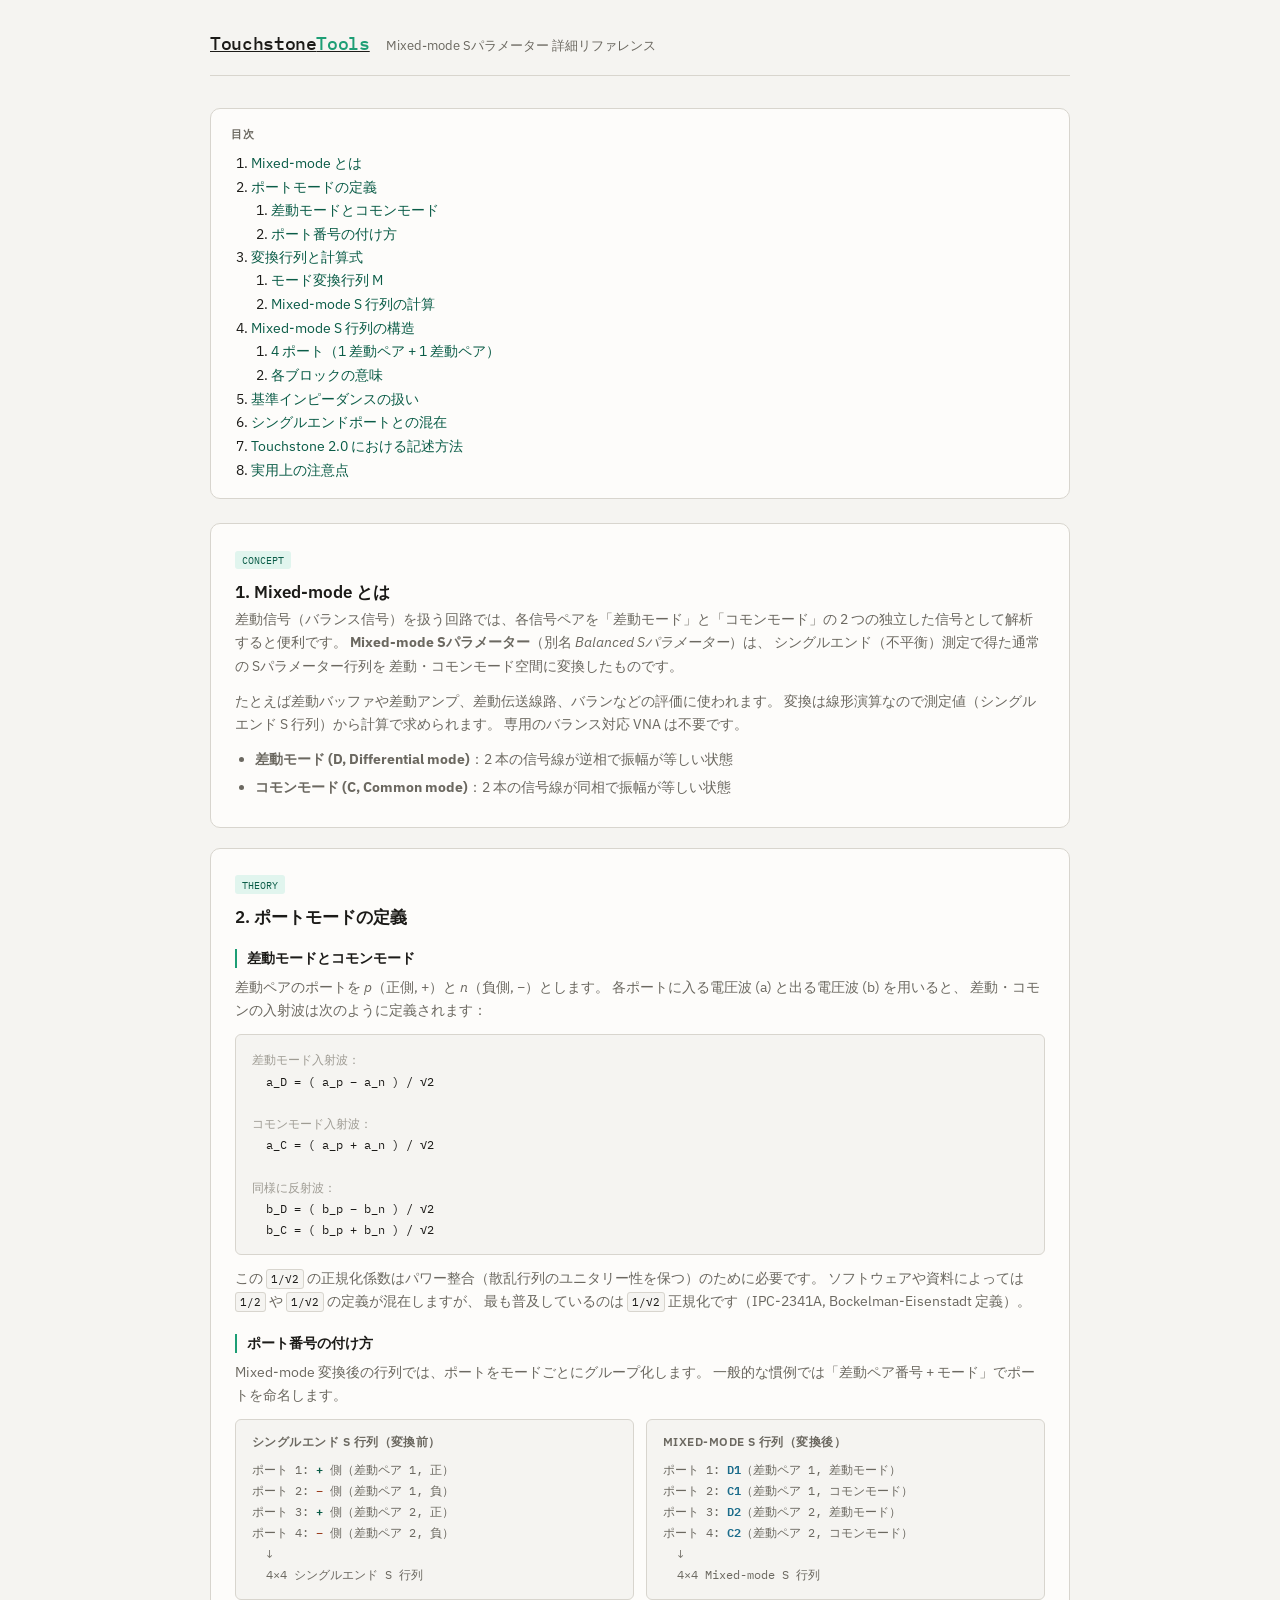
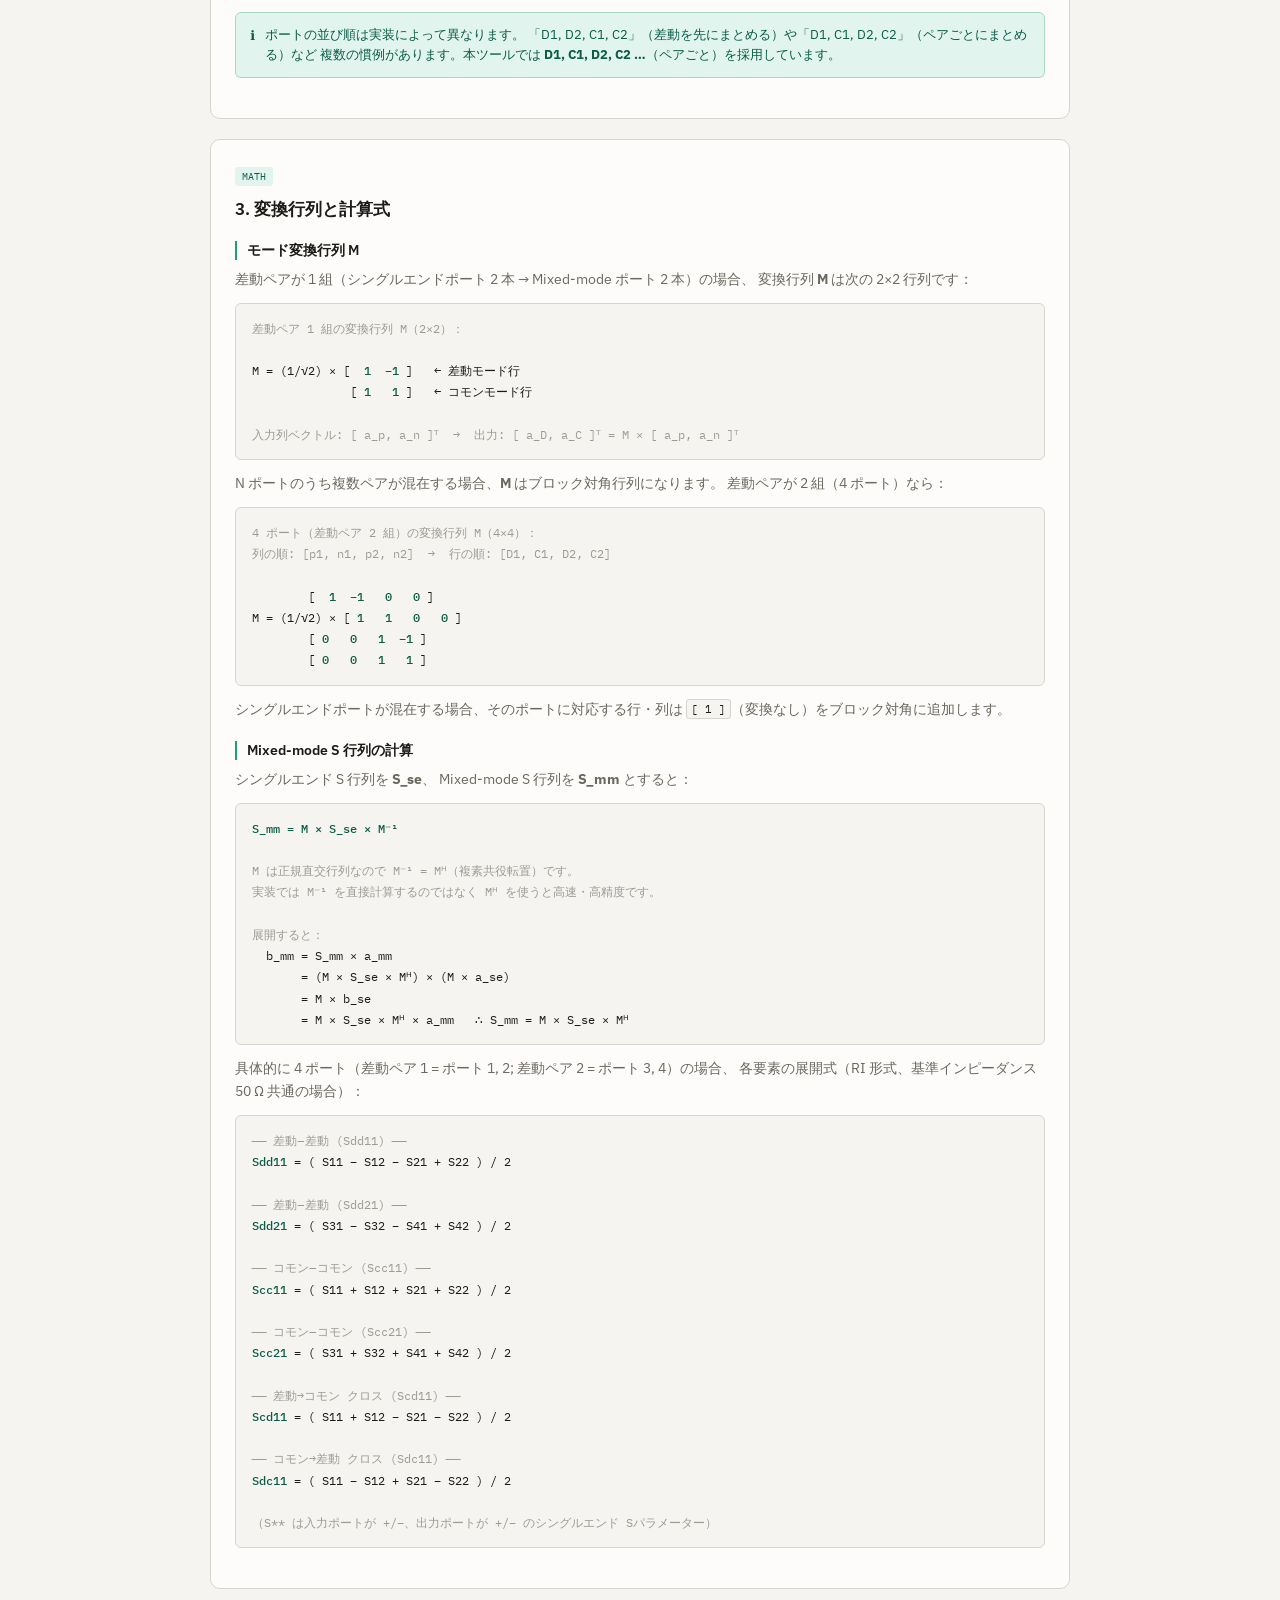
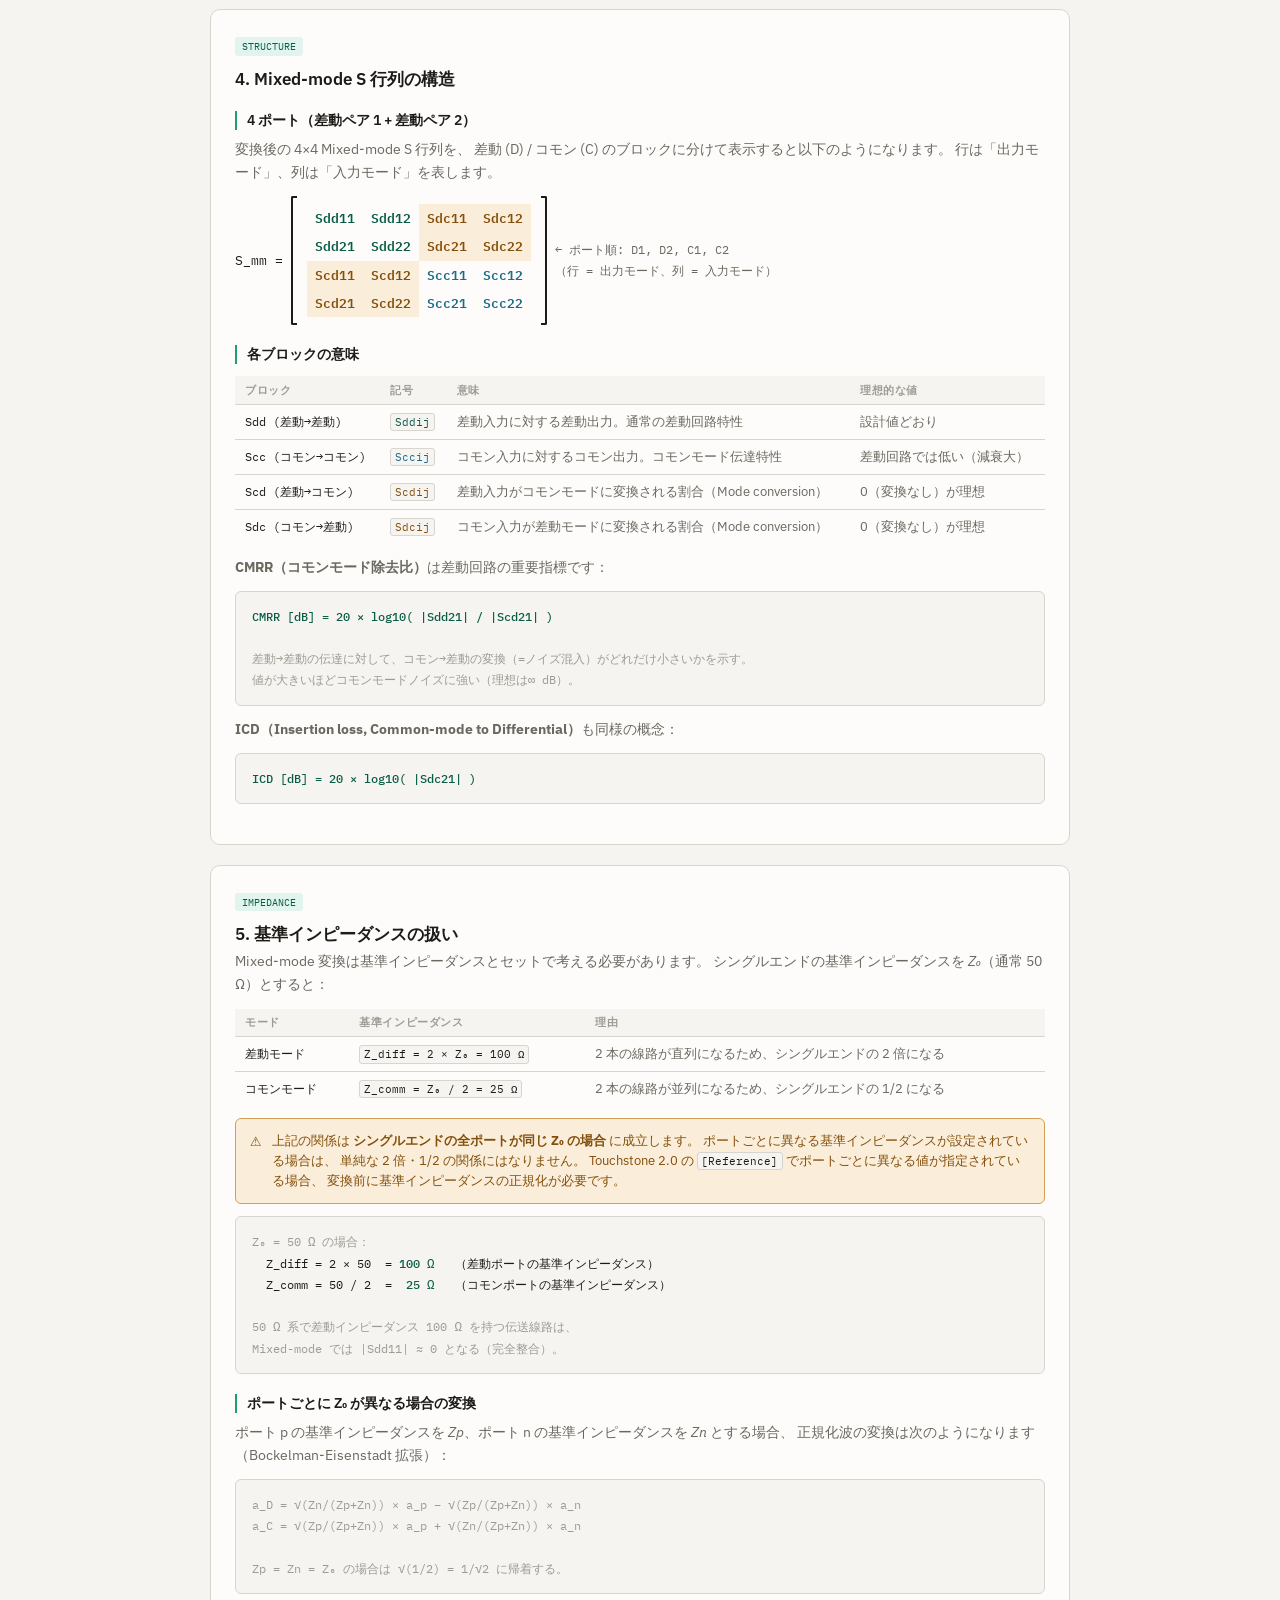
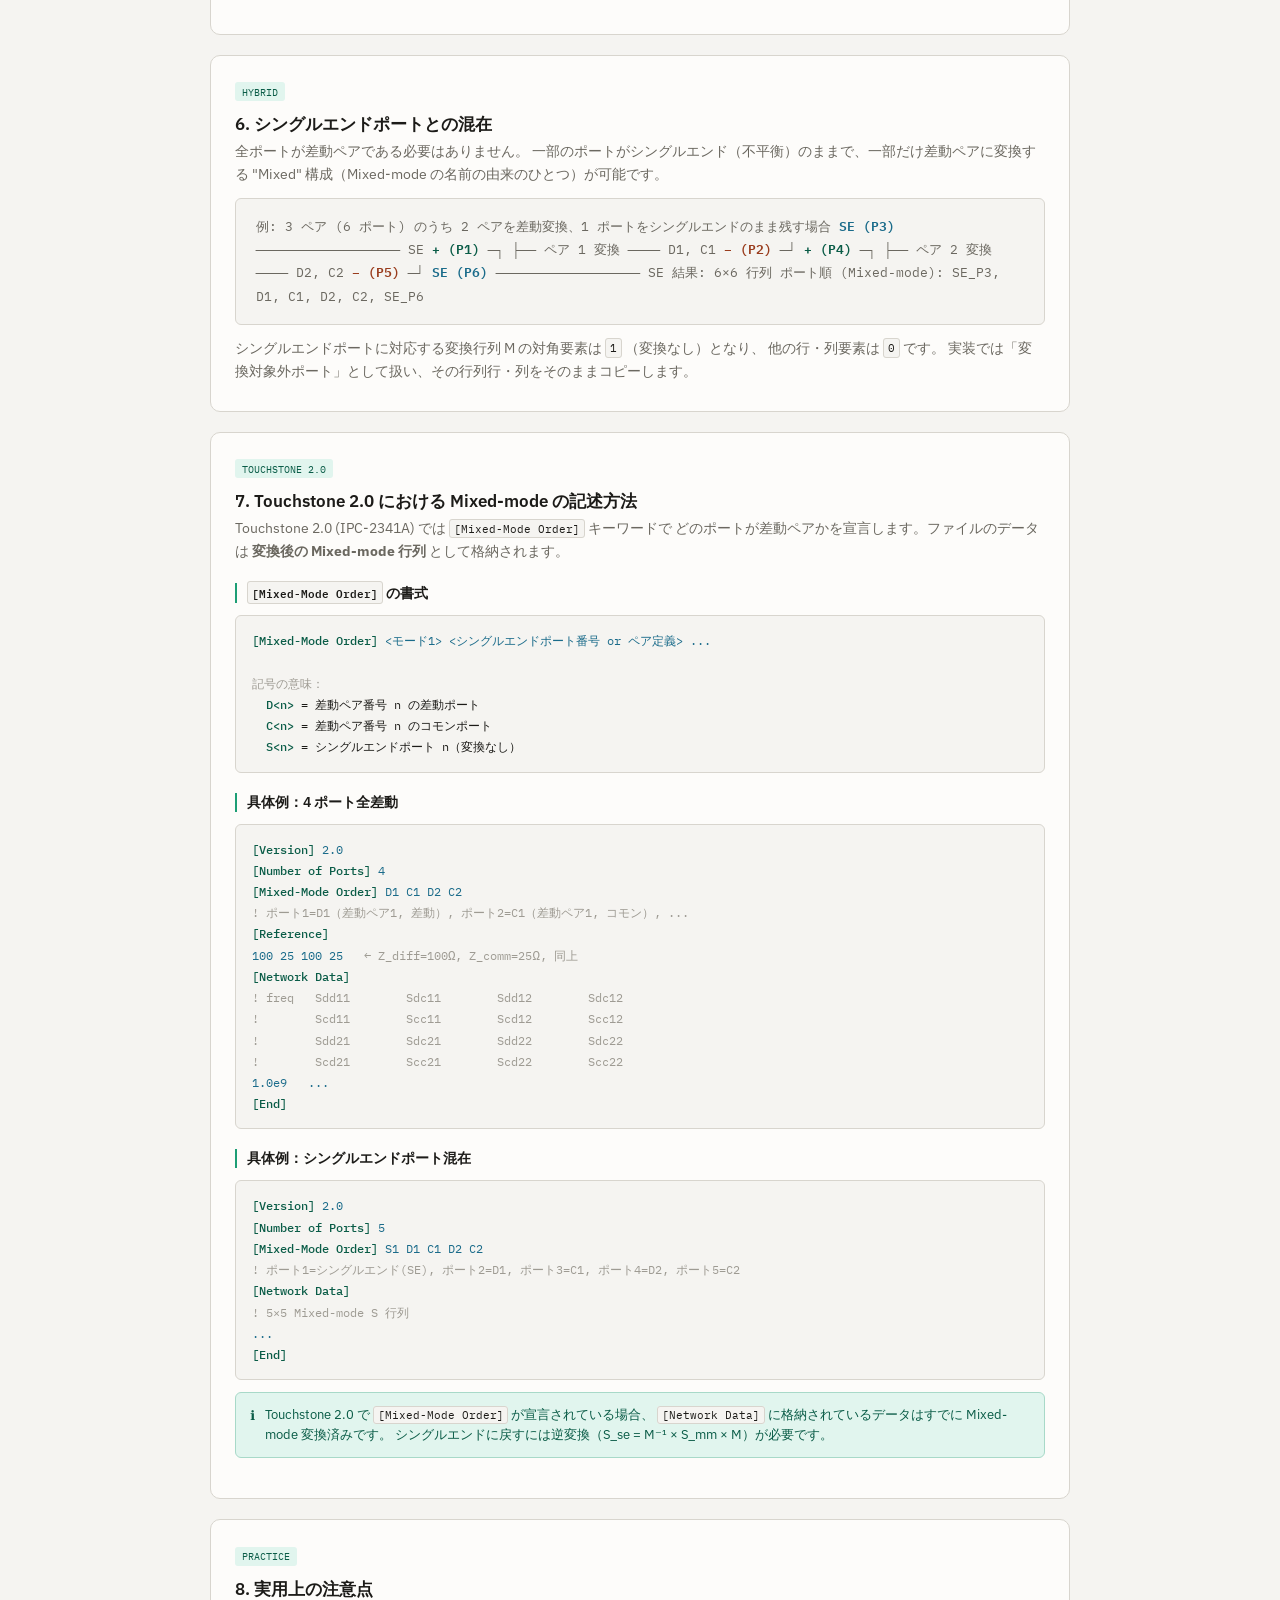
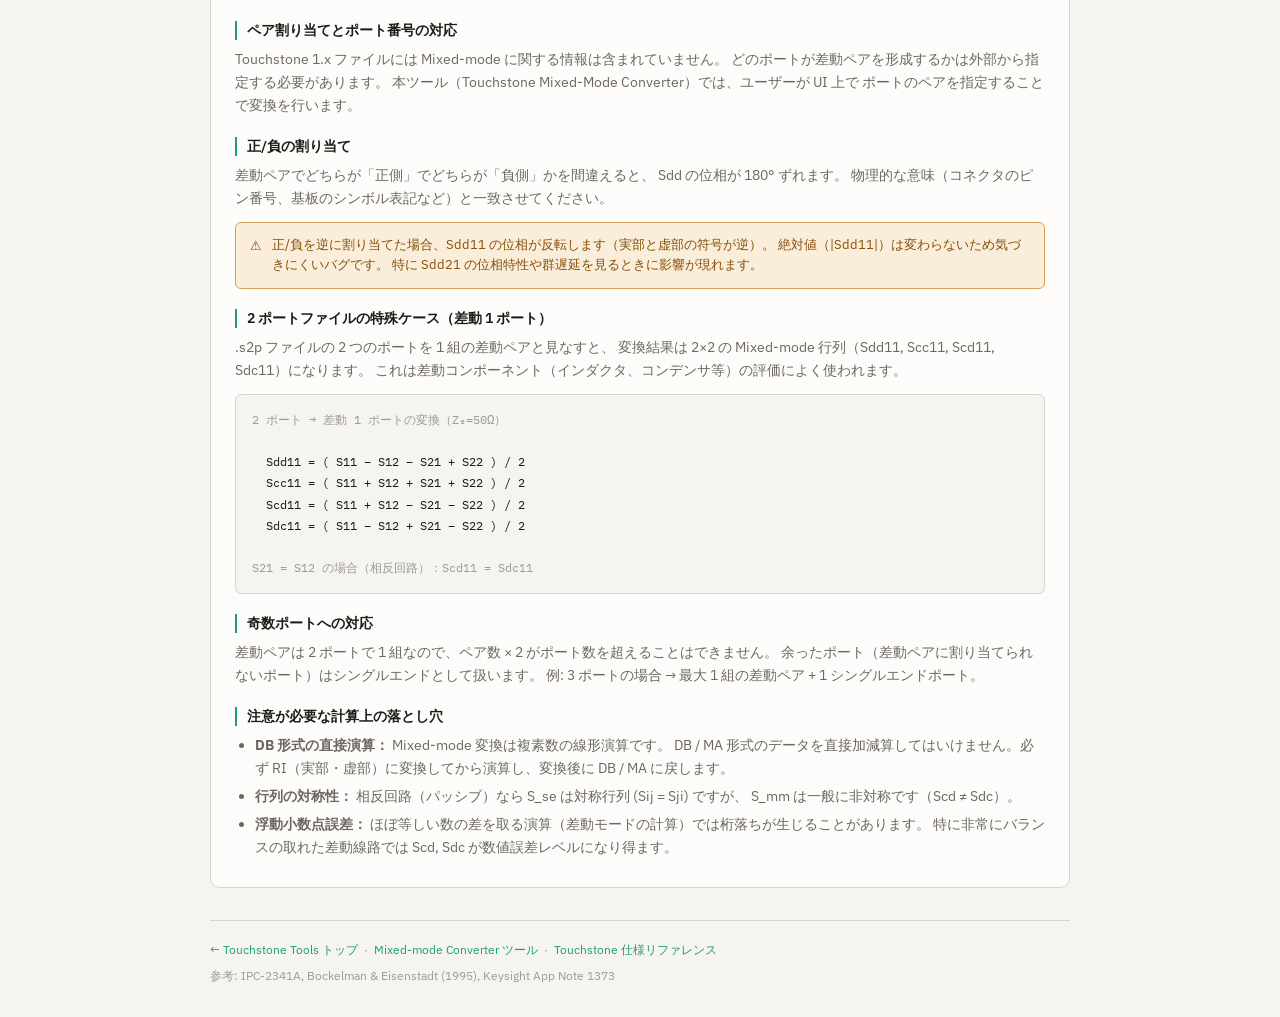
<file: Touchstone-MixedMode-Spec.html>
<!DOCTYPE html>
<html lang="ja">
<head>
<meta charset="UTF-8">
<meta name="viewport" content="width=device-width, initial-scale=1.0">
<title>Mixed-mode Sパラメーター 詳細リファレンス</title>
<link rel="preconnect" href="https://fonts.googleapis.com">
<link href="https://fonts.googleapis.com/css2?family=IBM+Plex+Mono:wght@400;500&family=IBM+Plex+Sans:wght@400;500;600&display=swap" rel="stylesheet">
<link rel="stylesheet" href="lib/shared.css">
<style>
body { padding: 2rem 1rem; }
.app { max-width: 860px; margin: 0 auto; }

/* TOC */
.toc {
  background: var(--surface);
  border: 1px solid var(--border);
  border-radius: var(--radius-lg);
  padding: 1.125rem 1.25rem;
  margin-bottom: 1.5rem;
}
.toc-title {
  font-size: 0.6875rem;
  font-weight: 600;
  letter-spacing: 0.08em;
  text-transform: uppercase;
  color: var(--text-muted);
  margin-bottom: 0.75rem;
}
.toc ol {
  padding-left: 1.25rem;
  display: flex;
  flex-direction: column;
  gap: 0.3rem;
}
.toc li { font-size: 0.875rem; }
.toc a { color: var(--accent); text-decoration: none; }
.toc a:hover { text-decoration: underline; }
.toc ol ol { margin-top: 0.25rem; }

/* Section */
.spec-section {
  background: var(--surface);
  border: 1px solid var(--border);
  border-radius: var(--radius-lg);
  padding: 1.5rem 1.5rem 1.75rem;
  margin-bottom: 1.25rem;
}
.spec-section h2 {
  font-size: 1.05rem;
  font-weight: 600;
  margin-bottom: 0.25rem;
  scroll-margin-top: 1.5rem;
}
.section-tag {
  display: inline-block;
  font-family: var(--mono);
  font-size: 0.65rem;
  background: var(--accent-bg);
  color: var(--accent);
  padding: 0.15rem 0.45rem;
  border-radius: 3px;
  margin-bottom: 0.75rem;
}
.spec-section h3 {
  font-size: 0.875rem;
  font-weight: 600;
  color: var(--text);
  margin: 1.25rem 0 0.5rem;
  padding-left: 0.625rem;
  border-left: 2px solid var(--accent-mid);
}
.spec-section p {
  font-size: 0.875rem;
  color: var(--text-muted);
  line-height: 1.65;
  margin-bottom: 0.75rem;
}
.spec-section p:last-child { margin-bottom: 0; }
.spec-section ul, .spec-section ol {
  padding-left: 1.25rem;
  font-size: 0.875rem;
  color: var(--text-muted);
  line-height: 1.65;
  margin-bottom: 0.75rem;
  display: flex;
  flex-direction: column;
  gap: 0.3rem;
}
.spec-section ul:last-child, .spec-section ol:last-child { margin-bottom: 0; }

/* Code blocks */
.code-block {
  background: var(--bg);
  border: 1px solid var(--border);
  border-radius: var(--radius);
  padding: 0.875rem 1rem;
  font-family: var(--mono);
  font-size: 0.78rem;
  line-height: 1.7;
  color: var(--text);
  overflow-x: auto;
  margin: 0.75rem 0;
  white-space: pre;
}
.code-block .cm  { color: var(--text-faint); }
.code-block .kw  { color: var(--accent); font-weight: 500; }
.code-block .val { color: #1A6B8A; }
.code-block .hi  { color: var(--accent); font-weight: 500; }
.code-block .neg { color: var(--error); }

/* Inline code */
code {
  font-family: var(--mono);
  font-size: 0.82em;
  background: var(--bg);
  border: 1px solid var(--border);
  border-radius: 3px;
  padding: 0.1em 0.35em;
  color: var(--text);
}

/* Tables */
.spec-table {
  width: 100%;
  border-collapse: collapse;
  font-size: 0.8125rem;
  margin: 0.75rem 0;
}
.spec-table th {
  font-size: 0.6875rem;
  font-weight: 600;
  letter-spacing: 0.05em;
  text-transform: uppercase;
  color: var(--text-faint);
  text-align: left;
  padding: 0.4rem 0.625rem;
  border-bottom: 1px solid var(--border);
  background: var(--bg);
}
.spec-table td {
  padding: 0.45rem 0.625rem;
  border-bottom: 1px solid var(--border);
  vertical-align: top;
  color: var(--text-muted);
  line-height: 1.5;
}
.spec-table td:first-child { font-family: var(--mono); font-size: 0.775rem; color: var(--text); }
.spec-table tr:last-child td { border-bottom: none; }

/* Note boxes */
.note {
  display: flex;
  gap: 0.625rem;
  background: var(--accent-bg);
  border: 1px solid #A8D9C8;
  border-radius: var(--radius);
  padding: 0.75rem 0.875rem;
  font-size: 0.8125rem;
  color: var(--accent);
  margin: 0.75rem 0;
  line-height: 1.55;
}
.note-icon { flex-shrink: 0; margin-top: 0.05rem; }
.warn { background: var(--warning-bg); border-color: #D4A055; color: var(--warning); }
.caution { background: var(--error-bg); border-color: #E0A898; color: var(--error); }

/* Matrix display */
.matrix-wrap {
  overflow-x: auto;
  margin: 0.75rem 0;
}
.matrix {
  display: inline-grid;
  gap: 0;
  font-family: var(--mono);
  font-size: 0.8rem;
  position: relative;
  padding: 0.5rem 1rem;
}
.matrix::before, .matrix::after {
  content: '';
  position: absolute;
  top: 0; bottom: 0;
  width: 6px;
  border: 2px solid var(--text);
}
.matrix::before { left: 0; border-right: none; border-radius: 2px 0 0 2px; }
.matrix::after  { right: 0; border-left: none;  border-radius: 0 2px 2px 0; }
.matrix-row { display: contents; }
.matrix-cell {
  padding: 0.2rem 0.5rem;
  text-align: center;
  color: var(--text-muted);
  white-space: nowrap;
}
.matrix-cell.hi { color: var(--accent); font-weight: 600; }
.matrix-cell.lo { color: #1A6B8A; font-weight: 600; }
.matrix-cell.warn { color: var(--warning); font-weight: 600; }
.matrix-cell.dim { color: var(--text-faint); }

/* Diagram boxes */
.diagram {
  background: var(--bg);
  border: 1px solid var(--border);
  border-radius: var(--radius);
  padding: 1rem 1.25rem;
  font-family: var(--mono);
  font-size: 0.8rem;
  line-height: 1.8;
  color: var(--text-muted);
  margin: 0.75rem 0;
  overflow-x: auto;
}
.diagram .pos { color: var(--accent); font-weight: 600; }
.diagram .neg { color: var(--error);  font-weight: 600; }
.diagram .se  { color: #1A6B8A; font-weight: 600; }

/* Port numbering illustration */
.port-grid {
  display: grid;
  grid-template-columns: repeat(auto-fit, minmax(240px, 1fr));
  gap: 0.75rem;
  margin: 0.75rem 0;
}
.port-card {
  background: var(--bg);
  border: 1px solid var(--border);
  border-radius: var(--radius);
  padding: 0.875rem 1rem;
}
.port-card-title {
  font-size: 0.72rem;
  font-weight: 600;
  letter-spacing: 0.04em;
  color: var(--text-muted);
  text-transform: uppercase;
  margin-bottom: 0.6rem;
}
.port-card pre {
  font-family: var(--mono);
  font-size: 0.77rem;
  color: var(--text-muted);
  line-height: 1.7;
  margin: 0;
  white-space: pre;
}
.port-card pre .pos { color: var(--accent); font-weight: 600; }
.port-card pre .neg { color: var(--error);  font-weight: 600; }
.port-card pre .mm  { color: #1A6B8A; font-weight: 600; }
</style>
</head>
<body>

<div class="app">

<header>
  <a class="logo" href="index.html">Touchstone<span>Tools</span></a>
  <span class="subtitle">Mixed-mode Sパラメーター 詳細リファレンス</span>
</header>

<!-- TOC -->
<div class="toc">
  <div class="toc-title">目次</div>
  <ol>
    <li><a href="#overview">Mixed-mode とは</a></li>
    <li><a href="#ports">ポートモードの定義</a>
      <ol>
        <li><a href="#diff-common">差動モードとコモンモード</a></li>
        <li><a href="#port-numbering">ポート番号の付け方</a></li>
      </ol>
    </li>
    <li><a href="#transform">変換行列と計算式</a>
      <ol>
        <li><a href="#M-matrix">モード変換行列 M</a></li>
        <li><a href="#formula">Mixed-mode S 行列の計算</a></li>
      </ol>
    </li>
    <li><a href="#matrix-struct">Mixed-mode S 行列の構造</a>
      <ol>
        <li><a href="#4port">4 ポート（1 差動ペア + 1 差動ペア）</a></li>
        <li><a href="#block-meaning">各ブロックの意味</a></li>
      </ol>
    </li>
    <li><a href="#impedance">基準インピーダンスの扱い</a></li>
    <li><a href="#mixed-se">シングルエンドポートとの混在</a></li>
    <li><a href="#ts2-mixedmode">Touchstone 2.0 における記述方法</a></li>
    <li><a href="#practical">実用上の注意点</a></li>
  </ol>
</div>

<!-- 1. Overview -->
<div class="spec-section" id="overview">
  <span class="section-tag">CONCEPT</span>
  <h2>1. Mixed-mode とは</h2>
  <p>
    差動信号（バランス信号）を扱う回路では、各信号ペアを「差動モード」と「コモンモード」の
    2 つの独立した信号として解析すると便利です。
    <strong>Mixed-mode Sパラメーター</strong>（別名 <em>Balanced Sパラメーター</em>）は、
    シングルエンド（不平衡）測定で得た通常の Sパラメーター行列を
    差動・コモンモード空間に変換したものです。
  </p>
  <p>
    たとえば差動バッファや差動アンプ、差動伝送線路、バランなどの評価に使われます。
    変換は線形演算なので測定値（シングルエンド S 行列）から計算で求められます。
    専用のバランス対応 VNA は不要です。
  </p>
  <ul>
    <li><strong>差動モード (D, Differential mode)</strong>：2 本の信号線が逆相で振幅が等しい状態</li>
    <li><strong>コモンモード (C, Common mode)</strong>：2 本の信号線が同相で振幅が等しい状態</li>
  </ul>
</div>

<!-- 2. Ports -->
<div class="spec-section" id="ports">
  <span class="section-tag">THEORY</span>
  <h2>2. ポートモードの定義</h2>

  <h3 id="diff-common">差動モードとコモンモード</h3>
  <p>
    差動ペアのポートを <em>p</em>（正側, +）と <em>n</em>（負側, −）とします。
    各ポートに入る電圧波 (a) と出る電圧波 (b) を用いると、
    差動・コモンの入射波は次のように定義されます：
  </p>

  <div class="code-block"><span class="cm">差動モード入射波：</span>
  a_D = ( a_p − a_n ) / √2

<span class="cm">コモンモード入射波：</span>
  a_C = ( a_p + a_n ) / √2

<span class="cm">同様に反射波：</span>
  b_D = ( b_p − b_n ) / √2
  b_C = ( b_p + b_n ) / √2</div>

  <p>
    この <code>1/√2</code> の正規化係数はパワー整合（散乱行列のユニタリー性を保つ）のために必要です。
    ソフトウェアや資料によっては <code>1/2</code> や <code>1/√2</code> の定義が混在しますが、
    最も普及しているのは <code>1/√2</code> 正規化です（IPC-2341A, Bockelman-Eisenstadt 定義）。
  </p>

  <h3 id="port-numbering">ポート番号の付け方</h3>
  <p>
    Mixed-mode 変換後の行列では、ポートをモードごとにグループ化します。
    一般的な慣例では「差動ペア番号 + モード」でポートを命名します。
  </p>

  <div class="port-grid">
    <div class="port-card">
      <div class="port-card-title">シングルエンド S 行列（変換前）</div>
      <pre>ポート 1: <span class="pos">+</span> 側（差動ペア 1, 正）
ポート 2: <span class="neg">−</span> 側（差動ペア 1, 負）
ポート 3: <span class="pos">+</span> 側（差動ペア 2, 正）
ポート 4: <span class="neg">−</span> 側（差動ペア 2, 負）
  ↓
  4×4 シングルエンド S 行列</pre>
    </div>
    <div class="port-card">
      <div class="port-card-title">Mixed-mode S 行列（変換後）</div>
      <pre>ポート 1: <span class="mm">D1</span>（差動ペア 1, 差動モード）
ポート 2: <span class="mm">C1</span>（差動ペア 1, コモンモード）
ポート 3: <span class="mm">D2</span>（差動ペア 2, 差動モード）
ポート 4: <span class="mm">C2</span>（差動ペア 2, コモンモード）
  ↓
  4×4 Mixed-mode S 行列</pre>
    </div>
  </div>

  <div class="note">
    <span class="note-icon">ℹ</span>
    <span>
      ポートの並び順は実装によって異なります。
      「D1, D2, C1, C2」（差動を先にまとめる）や「D1, C1, D2, C2」（ペアごとにまとめる）など
      複数の慣例があります。本ツールでは <strong>D1, C1, D2, C2 …</strong>（ペアごと）を採用しています。
    </span>
  </div>
</div>

<!-- 3. 変換行列 -->
<div class="spec-section" id="transform">
  <span class="section-tag">MATH</span>
  <h2>3. 変換行列と計算式</h2>

  <h3 id="M-matrix">モード変換行列 M</h3>
  <p>
    差動ペアが 1 組（シングルエンドポート 2 本 → Mixed-mode ポート 2 本）の場合、
    変換行列 <strong>M</strong> は次の 2×2 行列です：
  </p>

  <div class="code-block"><span class="cm">差動ペア 1 組の変換行列 M（2×2）：</span>

M = (1/√2) × [ <span class="hi"> 1  −1</span> ]   ← 差動モード行
              [<span class="hi"> 1   1</span> ]   ← コモンモード行

<span class="cm">入力列ベクトル: [ a_p, a_n ]ᵀ  →  出力: [ a_D, a_C ]ᵀ = M × [ a_p, a_n ]ᵀ</span></div>

  <p>
    N ポートのうち複数ペアが混在する場合、<strong>M</strong> はブロック対角行列になります。
    差動ペアが 2 組（4 ポート）なら：
  </p>

  <div class="code-block"><span class="cm">4 ポート（差動ペア 2 組）の変換行列 M（4×4）：</span>
<span class="cm">列の順: [p1, n1, p2, n2]  →  行の順: [D1, C1, D2, C2]</span>

        [ <span class="hi"> 1  −1   0   0</span> ]
M = (1/√2) × [<span class="hi"> 1   1   0   0</span> ]
        [<span class="hi"> 0   0   1  −1</span> ]
        [<span class="hi"> 0   0   1   1</span> ]</div>

  <p>
    シングルエンドポートが混在する場合、そのポートに対応する行・列は
    <code>[ 1 ]</code>（変換なし）をブロック対角に追加します。
  </p>

  <h3 id="formula">Mixed-mode S 行列の計算</h3>
  <p>
    シングルエンド S 行列を <strong>S_se</strong>、
    Mixed-mode S 行列を <strong>S_mm</strong> とすると：
  </p>

  <div class="code-block"><span class="hi">S_mm = M × S_se × M⁻¹</span>

<span class="cm">M は正規直交行列なので M⁻¹ = Mᴴ（複素共役転置）です。
実装では M⁻¹ を直接計算するのではなく Mᴴ を使うと高速・高精度です。</span>

<span class="cm">展開すると：</span>
  b_mm = S_mm × a_mm
       = (M × S_se × Mᴴ) × (M × a_se)
       = M × b_se
       = M × S_se × Mᴴ × a_mm   ∴ S_mm = M × S_se × Mᴴ</div>

  <p>
    具体的に 4 ポート（差動ペア 1 = ポート 1, 2; 差動ペア 2 = ポート 3, 4）の場合、
    各要素の展開式（RI 形式、基準インピーダンス 50 Ω 共通の場合）：
  </p>

  <div class="code-block"><span class="cm">── 差動‒差動 (Sdd11) ──</span>
<span class="hi">Sdd11</span> = ( S11 − S12 − S21 + S22 ) / 2

<span class="cm">── 差動‒差動 (Sdd21) ──</span>
<span class="hi">Sdd21</span> = ( S31 − S32 − S41 + S42 ) / 2

<span class="cm">── コモン‒コモン (Scc11) ──</span>
<span class="hi">Scc11</span> = ( S11 + S12 + S21 + S22 ) / 2

<span class="cm">── コモン‒コモン (Scc21) ──</span>
<span class="hi">Scc21</span> = ( S31 + S32 + S41 + S42 ) / 2

<span class="cm">── 差動→コモン クロス (Scd11) ──</span>
<span class="hi">Scd11</span> = ( S11 + S12 − S21 − S22 ) / 2

<span class="cm">── コモン→差動 クロス (Sdc11) ──</span>
<span class="hi">Sdc11</span> = ( S11 − S12 + S21 − S22 ) / 2

<span class="cm">（S** は入力ポートが +/−、出力ポートが +/− のシングルエンド Sパラメーター）</span></div>
</div>

<!-- 4. 行列構造 -->
<div class="spec-section" id="matrix-struct">
  <span class="section-tag">STRUCTURE</span>
  <h2>4. Mixed-mode S 行列の構造</h2>

  <h3 id="4port">4 ポート（差動ペア 1 + 差動ペア 2）</h3>
  <p>
    変換後の 4×4 Mixed-mode S 行列を、
    差動 (D) / コモン (C) のブロックに分けて表示すると以下のようになります。
    行は「出力モード」、列は「入力モード」を表します。
  </p>

  <div class="matrix-wrap">
    <div style="display:flex; align-items:center; gap:0.5rem; font-family:var(--mono); font-size:0.8rem; flex-wrap:wrap;">
      <span>S_mm =</span>
      <div class="matrix" style="grid-template-columns: repeat(4, 1fr);">
        <span class="matrix-cell hi">Sdd11</span><span class="matrix-cell hi">Sdd12</span><span class="matrix-cell warn">Sdc11</span><span class="matrix-cell warn">Sdc12</span>
        <span class="matrix-cell hi">Sdd21</span><span class="matrix-cell hi">Sdd22</span><span class="matrix-cell warn">Sdc21</span><span class="matrix-cell warn">Sdc22</span>
        <span class="matrix-cell warn">Scd11</span><span class="matrix-cell warn">Scd12</span><span class="matrix-cell lo">Scc11</span><span class="matrix-cell lo">Scc12</span>
        <span class="matrix-cell warn">Scd21</span><span class="matrix-cell warn">Scd22</span><span class="matrix-cell lo">Scc21</span><span class="matrix-cell lo">Scc22</span>
      </div>
      <div style="font-size:0.75rem; color:var(--text-muted); line-height:1.7;">
        ← ポート順: D1, D2, C1, C2<br>
        （行 = 出力モード、列 = 入力モード）
      </div>
    </div>
  </div>

  <h3 id="block-meaning">各ブロックの意味</h3>
  <table class="spec-table">
    <thead>
      <tr><th>ブロック</th><th>記号</th><th>意味</th><th>理想的な値</th></tr>
    </thead>
    <tbody>
      <tr>
        <td>Sdd (差動→差動)</td>
        <td><code style="color:var(--accent)">Sddij</code></td>
        <td>差動入力に対する差動出力。通常の差動回路特性</td>
        <td>設計値どおり</td>
      </tr>
      <tr>
        <td>Scc (コモン→コモン)</td>
        <td><code style="color:#1A6B8A">Sccij</code></td>
        <td>コモン入力に対するコモン出力。コモンモード伝達特性</td>
        <td>差動回路では低い（減衰大）</td>
      </tr>
      <tr>
        <td>Scd (差動→コモン)</td>
        <td><code style="color:var(--warning)">Scdij</code></td>
        <td>差動入力がコモンモードに変換される割合（Mode conversion）</td>
        <td>0（変換なし）が理想</td>
      </tr>
      <tr>
        <td>Sdc (コモン→差動)</td>
        <td><code style="color:var(--warning)">Sdcij</code></td>
        <td>コモン入力が差動モードに変換される割合（Mode conversion）</td>
        <td>0（変換なし）が理想</td>
      </tr>
    </tbody>
  </table>

  <p>
    <strong>CMRR（コモンモード除去比）</strong>は差動回路の重要指標です：
  </p>
  <div class="code-block"><span class="hi">CMRR [dB] = 20 × log10( |Sdd21| / |Scd21| )</span>

<span class="cm">差動→差動の伝達に対して、コモン→差動の変換（=ノイズ混入）がどれだけ小さいかを示す。
値が大きいほどコモンモードノイズに強い（理想は∞ dB）。</span></div>

  <p>
    <strong>ICD（Insertion loss, Common-mode to Differential）</strong>も同様の概念：
  </p>
  <div class="code-block"><span class="hi">ICD [dB] = 20 × log10( |Sdc21| )</span></div>
</div>

<!-- 5. 基準インピーダンス -->
<div class="spec-section" id="impedance">
  <span class="section-tag">IMPEDANCE</span>
  <h2>5. 基準インピーダンスの扱い</h2>
  <p>
    Mixed-mode 変換は基準インピーダンスとセットで考える必要があります。
    シングルエンドの基準インピーダンスを <em>Z₀</em>（通常 50 Ω）とすると：
  </p>
  <table class="spec-table">
    <thead>
      <tr><th>モード</th><th>基準インピーダンス</th><th>理由</th></tr>
    </thead>
    <tbody>
      <tr>
        <td>差動モード</td>
        <td><code>Z_diff = 2 × Z₀ = 100 Ω</code></td>
        <td>2 本の線路が直列になるため、シングルエンドの 2 倍になる</td>
      </tr>
      <tr>
        <td>コモンモード</td>
        <td><code>Z_comm = Z₀ / 2 = 25 Ω</code></td>
        <td>2 本の線路が並列になるため、シングルエンドの 1/2 になる</td>
      </tr>
    </tbody>
  </table>

  <div class="note warn">
    <span class="note-icon">⚠</span>
    <span>
      上記の関係は <strong>シングルエンドの全ポートが同じ Z₀ の場合</strong> に成立します。
      ポートごとに異なる基準インピーダンスが設定されている場合は、
      単純な 2 倍・1/2 の関係にはなりません。
      Touchstone 2.0 の <code>[Reference]</code> でポートごとに異なる値が指定されている場合、
      変換前に基準インピーダンスの正規化が必要です。
    </span>
  </div>

  <div class="code-block"><span class="cm">Z₀ = 50 Ω の場合：</span>
  Z_diff = 2 × 50  = <span class="hi">100 Ω</span>   （差動ポートの基準インピーダンス）
  Z_comm = 50 / 2  =  <span class="hi">25 Ω</span>   （コモンポートの基準インピーダンス）

<span class="cm">50 Ω 系で差動インピーダンス 100 Ω を持つ伝送線路は、</span>
<span class="cm">Mixed-mode では |Sdd11| ≈ 0 となる（完全整合）。</span></div>

  <h3>ポートごとに Z₀ が異なる場合の変換</h3>
  <p>
    ポート p の基準インピーダンスを <em>Zp</em>、ポート n の基準インピーダンスを <em>Zn</em> とする場合、
    正規化波の変換は次のようになります（Bockelman-Eisenstadt 拡張）：
  </p>
  <div class="code-block"><span class="cm">a_D = √(Zn/(Zp+Zn)) × a_p − √(Zp/(Zp+Zn)) × a_n</span>
<span class="cm">a_C = √(Zp/(Zp+Zn)) × a_p + √(Zn/(Zp+Zn)) × a_n</span>

<span class="cm">Zp = Zn = Z₀ の場合は √(1/2) = 1/√2 に帰着する。</span></div>
</div>

<!-- 6. シングルエンドとの混在 -->
<div class="spec-section" id="mixed-se">
  <span class="section-tag">HYBRID</span>
  <h2>6. シングルエンドポートとの混在</h2>
  <p>
    全ポートが差動ペアである必要はありません。
    一部のポートがシングルエンド（不平衡）のままで、一部だけ差動ペアに変換する
    "Mixed" 構成（Mixed-mode の名前の由来のひとつ）が可能です。
  </p>
  <div class="diagram">
例: 3 ペア (6 ポート) のうち 2 ペアを差動変換、1 ポートをシングルエンドのまま残す場合

  <span class="se">SE (P3)</span> ────────────────── SE
  <span class="pos">+ (P1)</span> ─┐
            ├── ペア 1 変換 ──── <span class="mm">D1, C1</span>
  <span class="neg">− (P2)</span> ─┘
  <span class="pos">+ (P4)</span> ─┐
            ├── ペア 2 変換 ──── <span class="mm">D2, C2</span>
  <span class="neg">− (P5)</span> ─┘
  <span class="se">SE (P6)</span> ────────────────── SE

結果: 6×6 行列
ポート順 (Mixed-mode): SE_P3, D1, C1, D2, C2, SE_P6
  </div>

  <p>
    シングルエンドポートに対応する変換行列 M の対角要素は <code>1</code> （変換なし）となり、
    他の行・列要素は <code>0</code> です。
    実装では「変換対象外ポート」として扱い、その行列行・列をそのままコピーします。
  </p>
</div>

<!-- 7. Touchstone 2.0 における記述 -->
<div class="spec-section" id="ts2-mixedmode">
  <span class="section-tag">TOUCHSTONE 2.0</span>
  <h2>7. Touchstone 2.0 における Mixed-mode の記述方法</h2>
  <p>
    Touchstone 2.0 (IPC-2341A) では <code>[Mixed-Mode Order]</code> キーワードで
    どのポートが差動ペアかを宣言します。ファイルのデータは <strong>変換後の Mixed-mode 行列</strong>
    として格納されます。
  </p>

  <h3><code>[Mixed-Mode Order]</code> の書式</h3>
  <div class="code-block"><span class="kw">[Mixed-Mode Order]</span> <span class="val">&lt;モード1&gt; &lt;シングルエンドポート番号 or ペア定義&gt; ...</span>

<span class="cm">記号の意味：</span>
  <span class="hi">D&lt;n&gt;</span> = 差動ペア番号 n の差動ポート
  <span class="hi">C&lt;n&gt;</span> = 差動ペア番号 n のコモンポート
  <span class="hi">S&lt;n&gt;</span> = シングルエンドポート n（変換なし）</div>

  <h3>具体例：4 ポート全差動</h3>
  <div class="code-block"><span class="kw">[Version]</span> <span class="val">2.0</span>
<span class="kw">[Number of Ports]</span> <span class="val">4</span>
<span class="kw">[Mixed-Mode Order]</span> <span class="val">D1 C1 D2 C2</span>
<span class="cm">! ポート1=D1（差動ペア1, 差動）, ポート2=C1（差動ペア1, コモン）, ...</span>
<span class="kw">[Reference]</span>
<span class="val">100 25 100 25</span>   <span class="cm">← Z_diff=100Ω, Z_comm=25Ω, 同上</span>
<span class="kw">[Network Data]</span>
<span class="cm">! freq   Sdd11        Sdc11        Sdd12        Sdc12</span>
<span class="cm">!        Scd11        Scc11        Scd12        Scc12</span>
<span class="cm">!        Sdd21        Sdc21        Sdd22        Sdc22</span>
<span class="cm">!        Scd21        Scc21        Scd22        Scc22</span>
<span class="val">1.0e9   ...</span>
<span class="kw">[End]</span></div>

  <h3>具体例：シングルエンドポート混在</h3>
  <div class="code-block"><span class="kw">[Version]</span> <span class="val">2.0</span>
<span class="kw">[Number of Ports]</span> <span class="val">5</span>
<span class="kw">[Mixed-Mode Order]</span> <span class="val">S1 D1 C1 D2 C2</span>
<span class="cm">! ポート1=シングルエンド(SE), ポート2=D1, ポート3=C1, ポート4=D2, ポート5=C2</span>
<span class="kw">[Network Data]</span>
<span class="cm">! 5×5 Mixed-mode S 行列</span>
<span class="val">...</span>
<span class="kw">[End]</span></div>

  <div class="note">
    <span class="note-icon">ℹ</span>
    <span>
      Touchstone 2.0 で <code>[Mixed-Mode Order]</code> が宣言されている場合、
      <code>[Network Data]</code> に格納されているデータはすでに Mixed-mode 変換済みです。
      シングルエンドに戻すには逆変換（S_se = M⁻¹ × S_mm × M）が必要です。
    </span>
  </div>
</div>

<!-- 8. 実用上の注意点 -->
<div class="spec-section" id="practical">
  <span class="section-tag">PRACTICE</span>
  <h2>8. 実用上の注意点</h2>

  <h3>ペア割り当てとポート番号の対応</h3>
  <p>
    Touchstone 1.x ファイルには Mixed-mode に関する情報は含まれていません。
    どのポートが差動ペアを形成するかは外部から指定する必要があります。
    本ツール（Touchstone Mixed-Mode Converter）では、ユーザーが UI 上で
    ポートのペアを指定することで変換を行います。
  </p>

  <h3>正/負の割り当て</h3>
  <p>
    差動ペアでどちらが「正側」でどちらが「負側」かを間違えると、
    Sdd の位相が 180° ずれます。
    物理的な意味（コネクタのピン番号、基板のシンボル表記など）と一致させてください。
  </p>
  <div class="note warn">
    <span class="note-icon">⚠</span>
    <span>
      正/負を逆に割り当てた場合、Sdd11 の位相が反転します（実部と虚部の符号が逆）。
      絶対値（|Sdd11|）は変わらないため気づきにくいバグです。
      特に Sdd21 の位相特性や群遅延を見るときに影響が現れます。
    </span>
  </div>

  <h3>2 ポートファイルの特殊ケース（差動 1 ポート）</h3>
  <p>
    .s2p ファイルの 2 つのポートを 1 組の差動ペアと見なすと、
    変換結果は 2×2 の Mixed-mode 行列（Sdd11, Scc11, Scd11, Sdc11）になります。
    これは差動コンポーネント（インダクタ、コンデンサ等）の評価によく使われます。
  </p>
  <div class="code-block"><span class="cm">2 ポート → 差動 1 ポートの変換（Z₀=50Ω）</span>

  Sdd11 = ( S11 − S12 − S21 + S22 ) / 2
  Scc11 = ( S11 + S12 + S21 + S22 ) / 2
  Scd11 = ( S11 + S12 − S21 − S22 ) / 2
  Sdc11 = ( S11 − S12 + S21 − S22 ) / 2

<span class="cm">S21 = S12 の場合（相反回路）：Scd11 = Sdc11</span></div>

  <h3>奇数ポートへの対応</h3>
  <p>
    差動ペアは 2 ポートで 1 組なので、ペア数 × 2 がポート数を超えることはできません。
    余ったポート（差動ペアに割り当てられないポート）はシングルエンドとして扱います。
    例: 3 ポートの場合 → 最大 1 組の差動ペア + 1 シングルエンドポート。
  </p>

  <h3>注意が必要な計算上の落とし穴</h3>
  <ul>
    <li>
      <strong>DB 形式の直接演算：</strong>
      Mixed-mode 変換は複素数の線形演算です。
      DB / MA 形式のデータを直接加減算してはいけません。必ず RI（実部・虚部）に変換してから演算し、変換後に DB / MA に戻します。
    </li>
    <li>
      <strong>行列の対称性：</strong>
      相反回路（パッシブ）なら S_se は対称行列 (Sij = Sji) ですが、
      S_mm は一般に非対称です（Scd ≠ Sdc）。
    </li>
    <li>
      <strong>浮動小数点誤差：</strong>
      ほぼ等しい数の差を取る演算（差動モードの計算）では桁落ちが生じることがあります。
      特に非常にバランスの取れた差動線路では Scd, Sdc が数値誤差レベルになり得ます。
    </li>
  </ul>
</div>

<footer style="margin-top:2rem; padding-top:1.25rem; border-top:1px solid var(--border); font-size:0.775rem; color:var(--text-faint); display:flex; justify-content:space-between; align-items:center; flex-wrap:wrap; gap:0.5rem;">
  <span>
    <a href="index.html" style="color:var(--accent-mid); text-decoration:none;">← Touchstone Tools トップ</a>
    &nbsp;·&nbsp;
    <a href="Touchstone-MixedMode.html" style="color:var(--accent-mid); text-decoration:none;">Mixed-mode Converter ツール</a>
    &nbsp;·&nbsp;
    <a href="Touchstone-Spec.html" style="color:var(--accent-mid); text-decoration:none;">Touchstone 仕様リファレンス</a>
  </span>
  <span>参考: IPC-2341A, Bockelman &amp; Eisenstadt (1995), Keysight App Note 1373</span>
</footer>

</div><!-- /.app -->
</body>
</html>
</file>
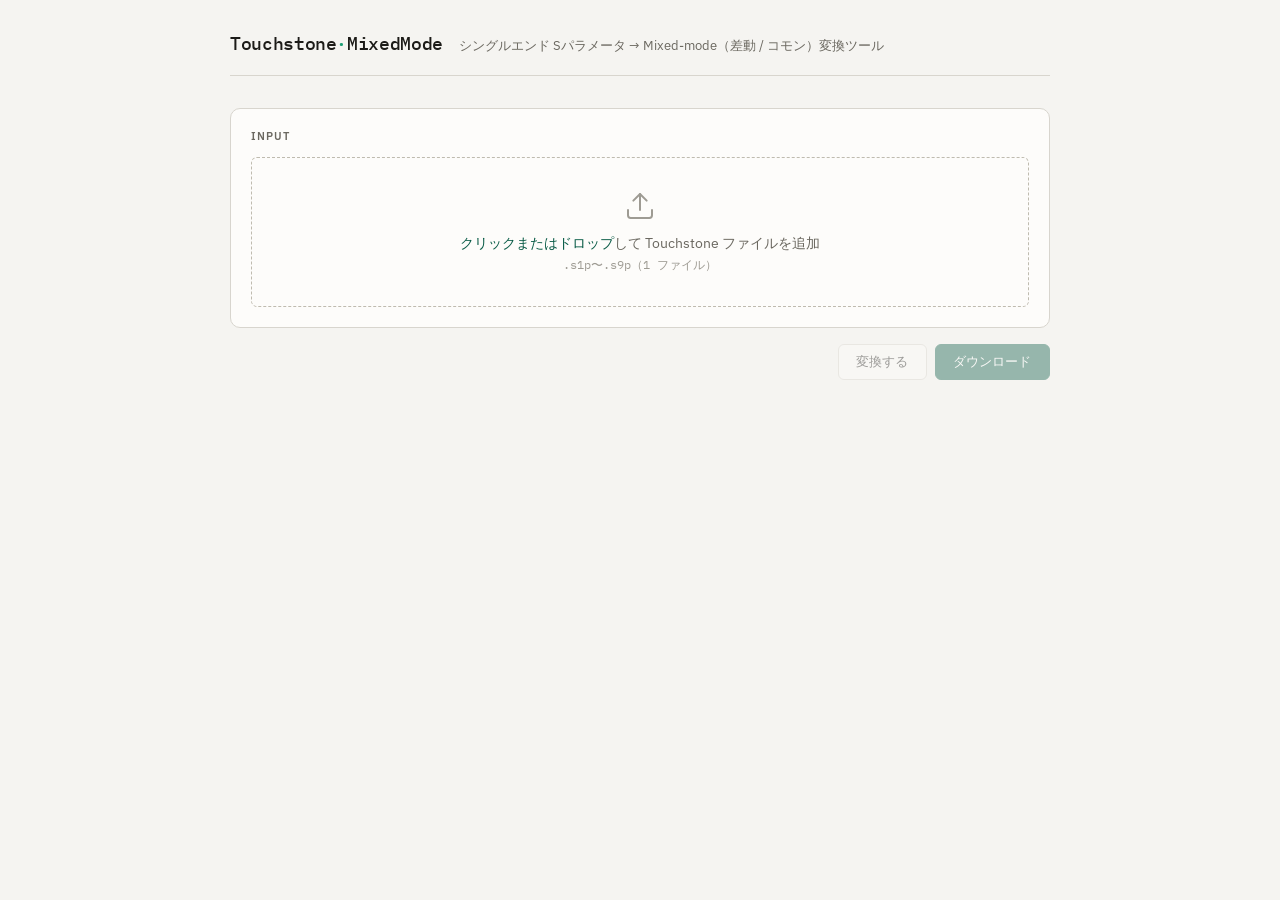
<file: Touchstone-MixedMode.html>
<!DOCTYPE html>
<html lang="ja">
<head>
<meta charset="UTF-8">
<meta name="viewport" content="width=device-width, initial-scale=1.0">
<title>Touchstone Mixed-Mode Converter</title>
<link rel="preconnect" href="https://fonts.googleapis.com">
<link href="https://fonts.googleapis.com/css2?family=IBM+Plex+Mono:wght@400;500&family=IBM+Plex+Sans:wght@400;500;600&display=swap" rel="stylesheet">
<link rel="stylesheet" href="lib/shared.css">
<style>
body { padding: 2rem 1rem; }
.app { max-width: 820px; margin: 0 auto; }

.btn-primary:disabled  { opacity: 0.4; cursor: not-allowed; }
.btn-secondary:disabled { opacity: 0.4; cursor: not-allowed; }

/* File loaded bar */
.file-loaded {
  display: flex;
  align-items: center;
  gap: 0.75rem;
  padding: 0.5rem 0.75rem;
  background: var(--accent-bg);
  border: 1px solid #A8D9C8;
  border-radius: var(--radius);
  margin-top: 0.75rem;
}
.file-loaded-name { font-family: var(--mono); font-size: 0.775rem; flex: 1; color: var(--accent); word-break: break-all; }
.file-loaded-meta { font-size: 0.7rem; color: var(--text-faint); font-family: var(--mono); white-space: nowrap; }
.clear-file-btn {
  font-size: 0.7rem; padding: 0.15rem 0.4rem;
  border: 1px solid transparent; border-radius: 4px;
  background: transparent; color: var(--text-faint); cursor: pointer; transition: all 0.12s;
}
.clear-file-btn:hover { background: var(--error-bg); color: var(--error); }

/* Section sub-label */
.sub-label { font-size: 0.7rem; color: var(--text-muted); margin-bottom: 0.4rem; }

/* Port pool */
.port-pool {
  min-height: 48px;
  border: 1.5px dashed var(--border-mid);
  border-radius: var(--radius);
  padding: 0.5rem;
  display: flex;
  flex-wrap: wrap;
  gap: 0.35rem;
  align-items: flex-start;
  align-content: flex-start;
  transition: border-color 0.15s, background 0.15s;
  margin-bottom: 1.125rem;
}
.port-pool.drag-over { border-color: var(--accent-mid); background: var(--accent-bg); }
.pool-empty { font-size: 0.7rem; color: var(--text-faint); font-family: var(--mono); align-self: center; }

/* Port chips */
.port-chip {
  font-family: var(--mono);
  font-size: 0.75rem;
  font-weight: 500;
  padding: 0.275rem 0.6rem;
  border-radius: 4px;
  cursor: grab;
  user-select: none;
  transition: border-color 0.12s, opacity 0.12s;
  white-space: nowrap;
  background: var(--surface);
  border: 1px solid var(--border);
  color: var(--text);
}
.port-chip:hover { border-color: var(--accent-mid); }
.port-chip.dragging { opacity: 0.25; cursor: grabbing; }
.port-chip.chip-pos { background: var(--accent-bg); border-color: #9DD0BB; color: var(--accent); }
.port-chip.chip-neg { background: var(--error-bg);  border-color: #E0B0A0; color: var(--error); }

/* Pairs header */
.pairs-header {
  display: flex;
  align-items: center;
  gap: 0.5rem;
  margin-bottom: 0.75rem;
  flex-wrap: wrap;
}
.pairs-title { font-size: 0.7rem; font-weight: 600; letter-spacing: 0.04em; color: var(--text-muted); }

.preset-btn {
  font-family: var(--mono);
  font-size: 0.7rem;
  padding: 0.25rem 0.6rem;
  border: 1px solid var(--border);
  border-radius: var(--radius);
  background: var(--surface);
  color: var(--text-muted);
  cursor: pointer;
  transition: all 0.12s;
}
.preset-btn:hover { border-color: var(--accent-mid); color: var(--accent); }

.add-pair-btn {
  font-family: var(--sans);
  font-size: 0.75rem;
  font-weight: 500;
  padding: 0.3rem 0.7rem;
  border: 1px solid var(--accent-mid);
  border-radius: var(--radius);
  background: var(--accent-bg);
  color: var(--accent);
  cursor: pointer;
  transition: all 0.12s;
  margin-left: auto;
}
.add-pair-btn:hover { background: var(--accent); color: #fff; border-color: var(--accent); }
.add-pair-btn:disabled { opacity: 0.4; cursor: not-allowed; }

/* Pairs container */
.pairs-container {
  display: flex;
  flex-wrap: wrap;
  gap: 0.625rem;
  margin-bottom: 0.75rem;
}
.pairs-empty {
  width: 100%;
  text-align: center;
  padding: 1.25rem;
  font-size: 0.775rem;
  color: var(--text-faint);
  font-family: var(--mono);
  border: 1.5px dashed var(--border);
  border-radius: var(--radius);
}

/* Pair card */
.pair-card {
  background: var(--bg);
  border: 1px solid var(--border);
  border-radius: var(--radius);
  padding: 0.625rem;
  flex: 1 1 210px;
  max-width: 340px;
}
.pair-card-header {
  display: flex;
  align-items: center;
  gap: 0.35rem;
  margin-bottom: 0.5rem;
}
.pair-card-name { font-size: 0.75rem; font-weight: 600; color: var(--text); }
.pair-card-tag {
  font-family: var(--mono);
  font-size: 0.625rem;
  background: var(--accent-bg);
  color: var(--accent);
  padding: 0.1rem 0.35rem;
  border-radius: 3px;
}
.pair-remove-btn {
  margin-left: auto;
  font-size: 0.7rem;
  padding: 0.1rem 0.4rem;
  border: 1px solid transparent;
  border-radius: 4px;
  background: transparent;
  color: var(--text-faint);
  cursor: pointer;
  transition: all 0.12s;
  line-height: 1.4;
}
.pair-remove-btn:hover { background: var(--error-bg); color: var(--error); }

/* Pair slots */
.pair-slots {
  display: grid;
  grid-template-columns: 1fr 1fr;
  gap: 0.375rem;
}
.pair-slot {
  min-height: 60px;
  border-radius: var(--radius);
  display: flex;
  flex-direction: column;
  align-items: center;
  justify-content: center;
  gap: 0.25rem;
  padding: 0.375rem 0.25rem;
  transition: border-color 0.12s, background 0.12s;
}
.pair-slot.empty    { border: 1.5px dashed var(--border-mid); background: var(--surface); }
.pair-slot.occupied { border: 1px solid var(--border);        background: var(--surface); }
.pair-slot.drag-over { border-color: var(--accent-mid) !important; background: var(--accent-bg) !important; }

.slot-sign { font-family: var(--mono); font-size: 0.9rem; font-weight: 700; line-height: 1; }
.slot-sign-pos { color: var(--accent); }
.slot-sign-neg { color: var(--error); }
.slot-hint { font-size: 0.62rem; color: var(--text-faint); font-family: var(--mono); }

/* SE row */
.se-row {
  display: flex;
  align-items: center;
  gap: 0.5rem;
  padding-top: 0.625rem;
  border-top: 1px solid var(--border);
  flex-wrap: wrap;
}
.se-label { font-size: 0.75rem; color: var(--text-muted); white-space: nowrap; }
.se-chips { display: flex; flex-wrap: wrap; gap: 0.25rem; }
.se-chip {
  font-family: var(--mono); font-size: 0.7rem;
  padding: 0.1rem 0.4rem;
  background: var(--bg); border: 1px solid var(--border);
  border-radius: 3px; color: var(--text-muted);
}
.se-none { font-family: var(--mono); font-size: 0.7rem; color: var(--text-faint); }

/* Validation */
.validation-msg {
  font-size: 0.75rem;
  font-family: var(--mono);
  padding: 0.375rem 0.625rem;
  border-radius: var(--radius);
  margin-top: 0.625rem;
  display: none;
}
.validation-msg.show { display: block; }
.val-ok    { background: var(--accent-bg);  color: var(--accent); }
.val-warn  { background: var(--warning-bg); color: var(--warning); }
.val-error { background: var(--error-bg);   color: var(--error); }

/* Result */
.result-grid {
  display: grid;
  grid-template-columns: repeat(auto-fit, minmax(150px, 1fr));
  gap: 0.75rem;
  margin-bottom: 1rem;
}
.result-card { background: var(--bg); border: 1px solid var(--border); border-radius: var(--radius); padding: 0.75rem; }
.result-card-label { font-size: 0.6875rem; font-weight: 600; letter-spacing: 0.06em; text-transform: uppercase; color: var(--text-faint); margin-bottom: 0.3rem; }
.result-card-value { font-family: var(--mono); font-size: 0.875rem; color: var(--text); word-break: break-all; }

.port-map-table { width: 100%; border-collapse: collapse; font-size: 0.775rem; font-family: var(--mono); }
.port-map-table th { font-size: 0.6875rem; font-weight: 600; letter-spacing: 0.06em; text-transform: uppercase; color: var(--text-faint); text-align: left; padding: 0 0.5rem 0.4rem; border-bottom: 1px solid var(--border); }
.port-map-table td { padding: 0.35rem 0.5rem; border-bottom: 1px solid var(--border); }
.port-map-table tr:last-child td { border-bottom: none; }

.tag-d  { display: inline-block; background: var(--accent-bg);  color: var(--accent);  font-size: 0.65rem; padding: 0.1rem 0.35rem; border-radius: 3px; font-weight: 500; }
.tag-c  { display: inline-block; background: var(--warning-bg); color: var(--warning); font-size: 0.65rem; padding: 0.1rem 0.35rem; border-radius: 3px; font-weight: 500; }
.tag-se { display: inline-block; background: var(--bg); color: var(--text-muted); font-size: 0.65rem; padding: 0.1rem 0.35rem; border-radius: 3px; font-weight: 500; border: 1px solid var(--border); }

/* Action bar */
.action-bar { display: flex; align-items: center; justify-content: flex-end; gap: 0.5rem; }
</style>
</head>
<body>
<div class="app">

<header>
  <div class="logo">Touchstone<span>·</span>MixedMode</div>
  <div class="subtitle">シングルエンド Sパラメータ → Mixed-mode（差動 / コモン）変換ツール</div>
</header>

<!-- File input -->
<div class="panel">
  <div class="panel-title">Input</div>
  <div class="drop-zone" id="dropZone">
    <input type="file" id="fileInput" accept=".s1p,.s2p,.s3p,.s4p,.s5p,.s6p,.s7p,.s8p,.s9p">
    <svg class="drop-icon" viewBox="0 0 24 24" fill="none" stroke="currentColor" stroke-width="1.5" stroke-linecap="round" stroke-linejoin="round">
      <path d="M21 15v4a2 2 0 0 1-2 2H5a2 2 0 0 1-2-2v-4"/>
      <polyline points="17 8 12 3 7 8"/>
      <line x1="12" y1="3" x2="12" y2="15"/>
    </svg>
    <div class="drop-label"><strong>クリックまたはドロップ</strong>して Touchstone ファイルを追加</div>
    <div class="drop-sub">.s1p〜.s9p（1 ファイル）</div>
  </div>
  <div id="fileLoaded" hidden></div>
</div>

<!-- Port config -->
<div class="panel" id="portPanel" hidden>
  <div class="panel-title">ポート設定</div>

  <div class="sub-label">未割り当てポート — 差動ペアの + / − スロットにドラッグして割り当て、スロットからここへ戻すことも可</div>
  <div class="port-pool" id="portPool" data-pool-drop></div>

  <div class="pairs-header">
    <span class="pairs-title">差動ペア</span>
    <button class="preset-btn" id="presetSplit"    title="ポート 1〜⌊N/2⌋ を正端子、⌊N/2⌋+1〜N を負端子として対応させます">上下分割</button>
    <button class="preset-btn" id="presetAdjacent" title="奇数番ポートを正端子・偶数番ポートを負端子として隣接ペアに設定します">隣接ペア</button>
    <button class="preset-btn" id="presetClear"    title="すべての差動ペアを削除します">クリア</button>
    <button class="add-pair-btn" id="addPairBtn">＋ ペアを追加</button>
  </div>

  <div class="pairs-container" id="pairsContainer"></div>

  <div class="se-row">
    <span class="se-label">シングルエンド出力:</span>
    <div id="sePorts"></div>
  </div>

  <div class="validation-msg" id="pairValidation"></div>
</div>

<!-- Output format -->
<div class="panel" id="formatPanel" hidden>
  <div class="panel-title">出力フォーマット</div>
  <div class="format-row">
    <span class="format-label">変換形式</span>
    <div class="format-options">
      <button class="fmt-btn active" data-fmt="DB">DB</button>
      <button class="fmt-btn" data-fmt="MA">MA</button>
      <button class="fmt-btn" data-fmt="RI">RI</button>
    </div>
    <span class="fmt-desc" id="fmtDesc">20·log₁₀(mag) + phase [deg]</span>
  </div>
</div>

<!-- Result -->
<div class="panel" id="resultPanel" hidden>
  <div class="panel-title">変換結果</div>
  <div class="result-grid" id="resultInfo"></div>
  <div id="portMapWrap"></div>
</div>

<div class="action-bar">
  <button class="btn btn-secondary" id="convertBtn" disabled>変換する</button>
  <button class="btn btn-primary"   id="dlBtn"      disabled>ダウンロード</button>
</div>

</div><!-- .app -->

<script src="lib/touchstone.js"></script>
<script src="lib/ui-helpers.js"></script>
<script type="module">

const FORMAT_DESC = {
  DB: '20·log₁₀(mag) + phase [deg]',
  MA: 'sqrt(Re²+Im²) + phase [deg]',
  RI: 'Re + Im',
};

// ── State ──────────────────────────────────────────────────────────────────
let parsedData    = null;
let portCount     = 0;
let currentFile   = null;
let pairs         = []; // [{pos: number|null, neg: number|null}]
let outputFmt     = 'DB';
let convertedText = null;
let outputName    = null;

// ── DOM refs ───────────────────────────────────────────────────────────────
const dropZone         = document.getElementById('dropZone');
const fileInput        = document.getElementById('fileInput');
const fileLoadedEl     = document.getElementById('fileLoaded');
const portPanel        = document.getElementById('portPanel');
const portPoolEl       = document.getElementById('portPool');
const pairsContainerEl = document.getElementById('pairsContainer');
const sePortsEl        = document.getElementById('sePorts');
const pairValidEl      = document.getElementById('pairValidation');
const formatPanel      = document.getElementById('formatPanel');
const resultPanel      = document.getElementById('resultPanel');
const resultInfo       = document.getElementById('resultInfo');
const portMapWrap      = document.getElementById('portMapWrap');
const convertBtn       = document.getElementById('convertBtn');
const dlBtn            = document.getElementById('dlBtn');
const fmtDesc          = document.getElementById('fmtDesc');
const addPairBtn       = document.getElementById('addPairBtn');

// ── State helpers ──────────────────────────────────────────────────────────
function assignedPorts() {
  const s = new Set();
  for (const p of pairs) {
    if (p.pos !== null) s.add(p.pos);
    if (p.neg !== null) s.add(p.neg);
  }
  return s;
}

function unassignedPorts() {
  const a = assignedPorts();
  return Array.from({length: portCount}, (_, i) => i).filter(i => !a.has(i));
}

function completePairs() {
  return pairs.filter(p => p.pos !== null && p.neg !== null);
}

// ── State mutations ────────────────────────────────────────────────────────
function removeFromPairs(portIdx) {
  for (const p of pairs) {
    if (p.pos === portIdx) p.pos = null;
    if (p.neg === portIdx) p.neg = null;
  }
}

function assignToSlot(pairIdx, slot, portIdx) {
  removeFromPairs(portIdx);
  pairs[pairIdx][slot] = portIdx;
  render();
}

function releaseToPool(portIdx) {
  removeFromPairs(portIdx);
  render();
}

function addPair() {
  if (pairs.length >= Math.floor(portCount / 2)) return;
  pairs.push({pos: null, neg: null});
  render();
}

function removePair(idx) {
  pairs.splice(idx, 1);
  render();
}

function applyPreset(type) {
  const half = Math.floor(portCount / 2);
  pairs = [];
  if (type === 'split') {
    for (let i = 0; i < half; i++) pairs.push({pos: i, neg: half + i});
  } else if (type === 'adjacent') {
    for (let i = 0; i < half; i++) pairs.push({pos: 2 * i, neg: 2 * i + 1});
  }
  render();
}

// ── Render ─────────────────────────────────────────────────────────────────
function render() {
  renderPool();
  renderPairs();
  renderSE();
  renderValidation();
  invalidateResult();
}

function renderPool() {
  const u = unassignedPorts();
  portPoolEl.innerHTML = u.length
    ? u.map(i => `<div class="port-chip" draggable="true" data-port="${i}">Port ${i + 1}</div>`).join('')
    : '<span class="pool-empty">すべてのポートが差動ペアに割り当て済みです</span>';
}

function renderPairs() {
  if (!pairs.length) {
    pairsContainerEl.innerHTML =
      '<div class="pairs-empty">差動ペアがありません。「ペアを追加」またはプリセットで追加してください。</div>';
    return;
  }
  pairsContainerEl.innerHTML = pairs.map((p, i) => {
    const posContent = p.pos !== null
      ? `<div class="port-chip chip-pos" draggable="true" data-port="${p.pos}" data-from-pair="${i}" data-from-slot="pos">Port ${p.pos + 1}</div>`
      : '<span class="slot-hint">ドロップ</span>';
    const negContent = p.neg !== null
      ? `<div class="port-chip chip-neg" draggable="true" data-port="${p.neg}" data-from-pair="${i}" data-from-slot="neg">Port ${p.neg + 1}</div>`
      : '<span class="slot-hint">ドロップ</span>';
    return `
      <div class="pair-card">
        <div class="pair-card-header">
          <span class="pair-card-name">差動ペア ${i + 1}</span>
          <span class="pair-card-tag">d${i + 1} / c${i + 1}</span>
          <button class="pair-remove-btn" data-remove-pair="${i}">×</button>
        </div>
        <div class="pair-slots">
          <div class="pair-slot ${p.pos !== null ? 'occupied' : 'empty'}"
               data-drop-pair="${i}" data-drop-slot="pos">
            <span class="slot-sign slot-sign-pos">+</span>
            ${posContent}
          </div>
          <div class="pair-slot ${p.neg !== null ? 'occupied' : 'empty'}"
               data-drop-pair="${i}" data-drop-slot="neg">
            <span class="slot-sign slot-sign-neg">−</span>
            ${negContent}
          </div>
        </div>
      </div>`;
  }).join('');
}

function renderSE() {
  const se = unassignedPorts();
  sePortsEl.innerHTML = se.length
    ? `<div class="se-chips">${se.map(i => `<span class="se-chip">Port ${i + 1}</span>`).join('')}</div>`
    : '<span class="se-none">なし（全ポート割り当て済み）</span>';
}

function renderValidation() {
  const incomplete = pairs.filter(p => p.pos === null || p.neg === null).length;
  const k  = pairs.length;
  const se = unassignedPorts().length;
  let msg, cls;

  if (incomplete > 0) {
    msg = `${incomplete} つのペアが未完成です（+ と − の両方にポートを設定してください）`;
    cls = 'val-error';
    convertBtn.disabled = true;
  } else if (k === 0) {
    msg = `差動ペアがありません。全 ${portCount} ポートがシングルエンドのまま出力されます。`;
    cls = 'val-warn';
    convertBtn.disabled = !parsedData;
  } else {
    const seNote = se > 0 ? ` + SE ×${se}` : '';
    msg = `差動ペア ${k} 組 → d1…d${k}, c1…c${k}${seNote}`;
    cls = 'val-ok';
    convertBtn.disabled = !parsedData;
  }

  pairValidEl.textContent = msg;
  pairValidEl.className = `validation-msg show ${cls}`;
  addPairBtn.disabled = pairs.length >= Math.floor(portCount / 2);
}

function invalidateResult() {
  convertedText = null;
  dlBtn.disabled = true;
  resultPanel.hidden = true;
}

// ── Drag & Drop ────────────────────────────────────────────────────────────
let dragState = null;

document.addEventListener('dragstart', e => {
  const chip = e.target.closest('[data-port]');
  if (!chip) return;
  dragState = {portIdx: parseInt(chip.dataset.port)};
  e.dataTransfer.effectAllowed = 'move';
  e.dataTransfer.setData('text/plain', chip.dataset.port); // required for Firefox
  requestAnimationFrame(() => chip.classList.add('dragging'));
});

document.addEventListener('dragend', () => {
  document.querySelectorAll('.dragging').forEach(el => el.classList.remove('dragging'));
  document.querySelectorAll('.drag-over').forEach(el => el.classList.remove('drag-over'));
  dragState = null;
});

document.addEventListener('dragover', e => {
  if (!dragState) return;
  const zone = e.target.closest('[data-drop-pair], [data-pool-drop]');
  if (!zone) return;
  e.preventDefault();
  e.dataTransfer.dropEffect = 'move';
  document.querySelectorAll('.drag-over').forEach(el => el.classList.remove('drag-over'));
  zone.classList.add('drag-over');
});

document.addEventListener('dragleave', e => {
  const zone = e.target.closest('[data-drop-pair], [data-pool-drop]');
  if (!zone) return;
  if (e.relatedTarget && zone.contains(e.relatedTarget)) return;
  zone.classList.remove('drag-over');
});

document.addEventListener('drop', e => {
  if (!dragState) return;
  const zone = e.target.closest('[data-drop-pair], [data-pool-drop]');
  if (!zone) return;
  e.preventDefault();
  zone.classList.remove('drag-over');
  if ('poolDrop' in zone.dataset) {
    releaseToPool(dragState.portIdx);
  } else {
    assignToSlot(parseInt(zone.dataset.dropPair), zone.dataset.dropSlot, dragState.portIdx);
  }
});

// Remove pair button (delegated)
document.addEventListener('click', e => {
  const btn = e.target.closest('[data-remove-pair]');
  if (btn) removePair(parseInt(btn.dataset.removePair));
});

// ── Matrix helpers ─────────────────────────────────────────────────────────

/**
 * Build M (n×n, real orthogonal):
 *   rows 0..k-1   : differential  d_i  (+1/√2 at pos, -1/√2 at neg)
 *   rows k..2k-1  : common-mode   c_i  (+1/√2 at pos, +1/√2 at neg)
 *   rows 2k..n-1  : SE passthrough (identity row for each unassigned port)
 */
function buildM(cfg, n) {
  const inv2 = 1 / Math.sqrt(2);
  const k = cfg.length;
  const assigned = new Set(cfg.flatMap(p => [p.pos, p.neg]));
  const sePorts  = Array.from({length: n}, (_, i) => i).filter(i => !assigned.has(i));

  const M = Array.from({length: n}, () => new Float64Array(n));
  for (let i = 0; i < k; i++) {
    M[i][cfg[i].pos]       =  inv2;
    M[i][cfg[i].neg]       = -inv2;
    M[k + i][cfg[i].pos]   =  inv2;
    M[k + i][cfg[i].neg]   =  inv2;
  }
  for (let j = 0; j < sePorts.length; j++) {
    M[2 * k + j][sePorts[j]] = 1;
  }
  return M;
}

// Touchstone 1.0 quirk: 2-port uses column-major ordering, N>2 uses row-major.
function pairsToMatrix(rawPairs, n, inFmt) {
  const S = Array.from({length: n}, () => Array.from({length: n}, () => ({re: 0, im: 0})));
  for (let j = 0; j < n * n; j++) {
    const [re, im] = TT.toRI(rawPairs[j][0], rawPairs[j][1], inFmt);
    const [row, col] = n === 2 ? [j % n, Math.floor(j / n)] : [Math.floor(j / n), j % n];
    S[row][col] = {re, im};
  }
  return S;
}

function matrixToPairs(S, n, outFmt) {
  return Array.from({length: n * n}, (_, j) => {
    const [row, col] = n === 2 ? [j % n, Math.floor(j / n)] : [Math.floor(j / n), j % n];
    return TT.fromRI(S[row][col].re, S[row][col].im, outFmt);
  });
}

// S_mm = M × S_se × M^T  (M is real orthogonal → M^-1 = M^T)
function mixedModeTransform(Sse, M, n) {
  // Step 1: temp = S_se × M^T  →  temp[i][j] = Σ_k Sse[i][k] * M[j][k]
  const temp = Array.from({length: n}, (_, i) =>
    Array.from({length: n}, (_, j) => {
      let re = 0, im = 0;
      for (let k = 0; k < n; k++) { re += Sse[i][k].re * M[j][k]; im += Sse[i][k].im * M[j][k]; }
      return {re, im};
    })
  );
  // Step 2: S_mm = M × temp  →  Smm[i][j] = Σ_k M[i][k] * temp[k][j]
  return Array.from({length: n}, (_, i) =>
    Array.from({length: n}, (_, j) => {
      let re = 0, im = 0;
      for (let k = 0; k < n; k++) { re += M[i][k] * temp[k][j].re; im += M[i][k] * temp[k][j].im; }
      return {re, im};
    })
  );
}

// ── Output builder ─────────────────────────────────────────────────────────
function buildOutputTouchstone(parsed, n, cfg, outFmt) {
  const {comments, optionLine, inFmt, freqData} = parsed;
  const k = cfg.length;
  const assigned = new Set(cfg.flatMap(p => [p.pos, p.neg]));
  const sePorts  = Array.from({length: n}, (_, i) => i).filter(i => !assigned.has(i));
  const newOpt   = optionLine.replace(new RegExp(`\\b${inFmt}\\b`, 'i'), outFmt);

  const lines = [
    ...comments,
    '! [Mixed-mode] Generated by Touchstone-MixedMode Tool',
    '! Single-ended → Mixed-mode S-parameter conversion',
    '! Output port mapping:',
    ...cfg.map((p, i)     => `!   Port ${i + 1}       [d${i + 1}]: differential  SE-Port ${p.pos + 1}(+) / ${p.neg + 1}(-)`),
    ...cfg.map((p, i)     => `!   Port ${k + i + 1}   [c${i + 1}]: common-mode   SE-Port ${p.pos + 1}(+) / ${p.neg + 1}(-)`),
    ...sePorts.map((p, j) => `!   Port ${2*k + j + 1} [SE]:  single-ended  SE-Port ${p + 1}`),
    newOpt,
  ];

  const M = buildM(cfg, n);

  for (const {freq, pairs: rawPairs} of freqData) {
    const Smm  = mixedModeTransform(pairsToMatrix(rawPairs, n, inFmt), M, n);
    const outP = matrixToPairs(Smm, n, outFmt);
    if (n <= 2) {
      lines.push([String(freq), ...outP.flat().map(v => v.toExponential(6))].join('\t'));
    } else {
      for (let row = 0; row < n; row++) {
        const vals = outP.slice(row * n, (row + 1) * n).flat().map(v => v.toExponential(6));
        lines.push((row === 0 ? [String(freq), ...vals] : vals).join('\t'));
      }
    }
  }
  return lines.join('\n') + '\n';
}

// ── Conversion ─────────────────────────────────────────────────────────────
convertBtn.addEventListener('click', () => {
  if (!parsedData) return;
  const cfg = completePairs();
  convertBtn.textContent = '変換中…';
  convertBtn.disabled = true;
  setTimeout(() => {
    try {
      convertedText = buildOutputTouchstone(parsedData, portCount, cfg, outputFmt);
      outputName    = currentFile.name.replace(/(\.[^.]+)$/, '_mm$1');
      showResult(cfg);
      dlBtn.disabled = false;
    } catch (err) {
      alert(`変換エラー: ${err.message}`);
    } finally {
      convertBtn.textContent = '変換する';
      convertBtn.disabled = false;
    }
  }, 0);
});

function showResult(cfg) {
  const k        = cfg.length;
  const assigned = new Set(cfg.flatMap(p => [p.pos, p.neg]));
  const sePorts  = Array.from({length: portCount}, (_, i) => i).filter(i => !assigned.has(i));

  resultInfo.innerHTML = `
    <div class="result-card">
      <div class="result-card-label">入力</div>
      <div class="result-card-value">${TT.escHtml(currentFile.name)}</div>
    </div>
    <div class="result-card">
      <div class="result-card-label">出力ファイル名</div>
      <div class="result-card-value">${TT.escHtml(outputName)}</div>
    </div>
    <div class="result-card">
      <div class="result-card-label">差動ペア / SE</div>
      <div class="result-card-value">${k} ペア / ${sePorts.length} ポート</div>
    </div>
    <div class="result-card">
      <div class="result-card-label">周波数点数</div>
      <div class="result-card-value">${parsedData.freqData.length} 点</div>
    </div>`;

  const rows = [
    ...cfg.map((p, i) => `
      <tr>
        <td>Port ${i + 1}</td>
        <td><span class="tag-d">差動 d${i + 1}</span></td>
        <td>SE-Port ${p.pos + 1}(+) / ${p.neg + 1}(−)</td>
      </tr>`),
    ...cfg.map((p, i) => `
      <tr>
        <td>Port ${k + i + 1}</td>
        <td><span class="tag-c">コモン c${i + 1}</span></td>
        <td>SE-Port ${p.pos + 1}(+) / ${p.neg + 1}(−)</td>
      </tr>`),
    ...sePorts.map((p, j) => `
      <tr>
        <td>Port ${2 * k + j + 1}</td>
        <td><span class="tag-se">SE</span></td>
        <td>SE-Port ${p + 1}</td>
      </tr>`),
  ].join('');

  portMapWrap.innerHTML = `
    <table class="port-map-table">
      <thead><tr><th>出力ポート</th><th>モード</th><th>元のポート</th></tr></thead>
      <tbody>${rows}</tbody>
    </table>`;

  resultPanel.hidden = false;
}

// ── Download ───────────────────────────────────────────────────────────────
dlBtn.addEventListener('click', () => {
  if (!convertedText || !outputName) return;
  TT.downloadBlob(convertedText, outputName);
});

// ── Format buttons ─────────────────────────────────────────────────────────
document.querySelectorAll('.fmt-btn').forEach(btn => {
  btn.addEventListener('click', () => {
    outputFmt = btn.dataset.fmt;
    document.querySelectorAll('.fmt-btn').forEach(b => b.classList.toggle('active', b === btn));
    fmtDesc.textContent = FORMAT_DESC[outputFmt];
    invalidateResult();
  });
});

// ── Presets & add pair ─────────────────────────────────────────────────────
document.getElementById('presetSplit').addEventListener('click',    () => applyPreset('split'));
document.getElementById('presetAdjacent').addEventListener('click', () => applyPreset('adjacent'));
document.getElementById('presetClear').addEventListener('click',    () => applyPreset('clear'));
addPairBtn.addEventListener('click', addPair);

// ── File loading ───────────────────────────────────────────────────────────
async function loadFile(file) {
  let n;
  try { n = TT.portCount(file.name); }
  catch (e) { showFileError(e.message); return; }

  let parsed;
  try {
    parsed = TT.parseTouchstone(await file.text(), n);
  } catch (err) {
    showFileError(err.message);
    return;
  }

  currentFile   = file;
  parsedData    = parsed;
  portCount     = n;
  pairs         = [];
  convertedText = null;

  fileLoadedEl.innerHTML = `
    <span class="file-loaded-name">${TT.escHtml(file.name)}</span>
    <span class="file-loaded-meta">${n} ポート · ${parsed.freqData.length} 周波数点 · ${parsed.inFmt} · ${TT.fmt_size(file.size)}</span>
    <button class="clear-file-btn" id="clearFileBtn">✕</button>`;
  fileLoadedEl.hidden = false;
  document.getElementById('clearFileBtn').addEventListener('click', clearFile);

  applyPreset(n % 2 === 0 ? 'split' : 'adjacent');

  portPanel.hidden   = false;
  formatPanel.hidden = false;
  resultPanel.hidden = true;
  dlBtn.disabled = true;
}

function showFileError(msg) {
  fileLoadedEl.innerHTML = `<span style="color:var(--error);font-size:0.8rem;font-family:var(--mono)">${TT.escHtml(msg)}</span>`;
  fileLoadedEl.hidden = false;
}

function clearFile() {
  currentFile = parsedData = null;
  portCount = 0;
  pairs = [];
  convertedText = null;
  fileInput.value = '';
  fileLoadedEl.hidden = true;
  portPanel.hidden = formatPanel.hidden = resultPanel.hidden = true;
  convertBtn.disabled = dlBtn.disabled = true;
}

fileInput.addEventListener('change', e => { if (e.target.files[0]) loadFile(e.target.files[0]); });
TT.setupDropZone(dropZone, files => {
  const f = Array.from(files).find(f => /\.s\d+p$/i.test(f.name));
  if (f) loadFile(f);
});
</script>
</body>
</html>
</file>
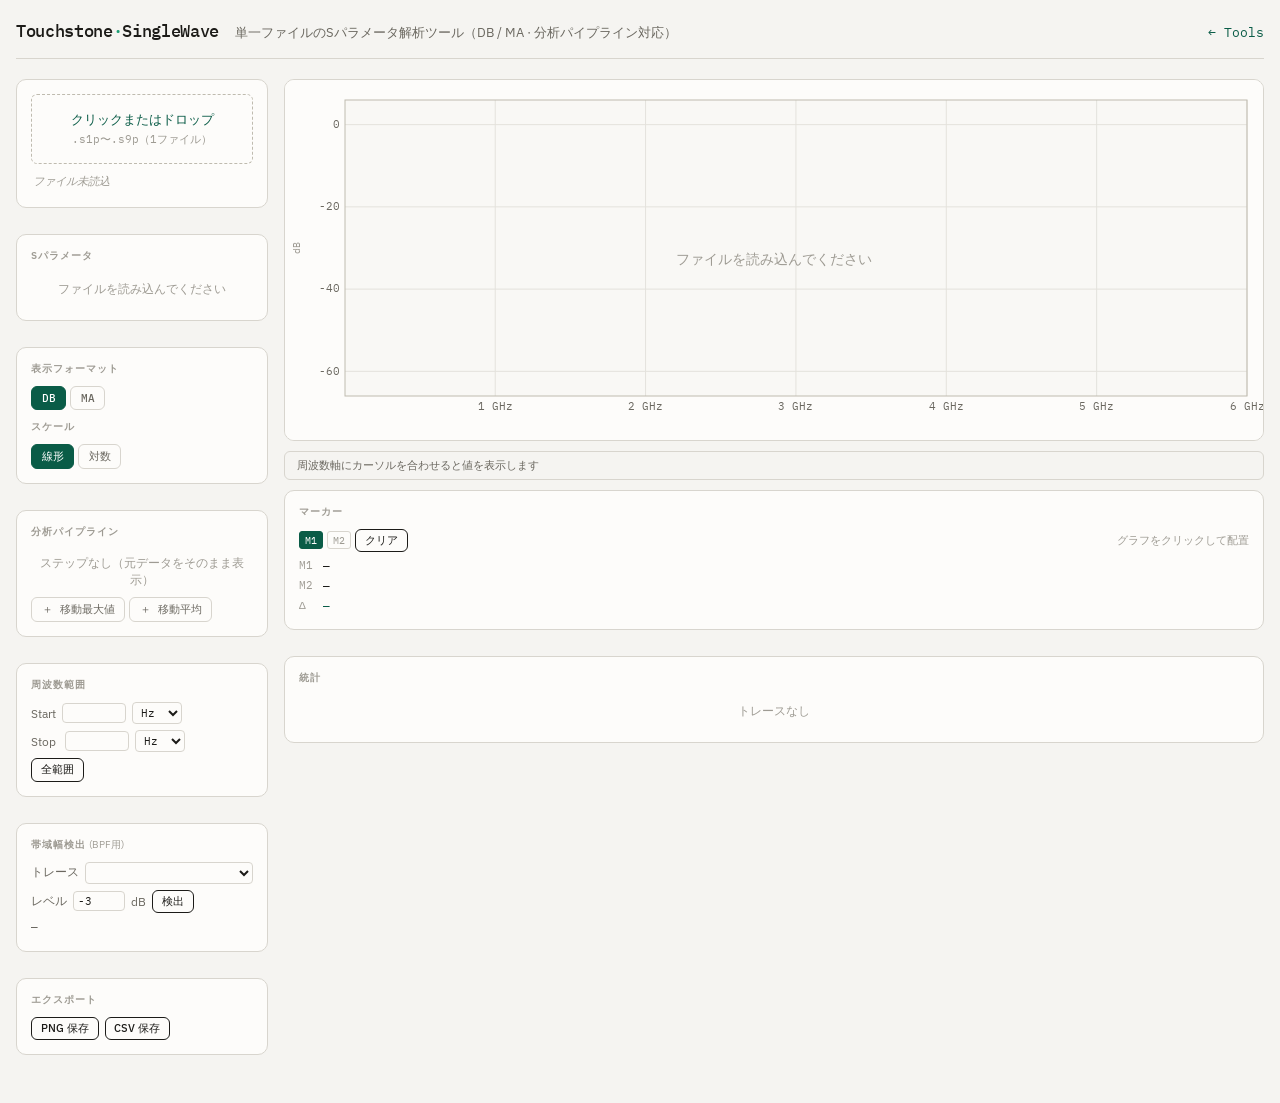
<file: Touchstone-SingleWave.html>
<!DOCTYPE html>
<html lang="ja">
<head>
<meta charset="UTF-8">
<meta name="viewport" content="width=device-width, initial-scale=1.0">
<title>Touchstone Single Wave Analyzer</title>
<link rel="preconnect" href="https://fonts.googleapis.com">
<link href="https://fonts.googleapis.com/css2?family=IBM+Plex+Mono:wght@400;500&family=IBM+Plex+Sans:wght@400;500;600&display=swap" rel="stylesheet">
<link rel="stylesheet" href="lib/shared.css">
<style>
body { padding: 1.25rem 1rem 2rem; }

.app { max-width: 1300px; margin: 0 auto; }

header {
  display: flex;
  align-items: baseline;
  gap: 1rem;
  margin-bottom: 1.25rem;
  padding-bottom: 1rem;
  border-bottom: 1px solid var(--border);
  flex-wrap: wrap;
}

.logo {
  font-family: var(--mono);
  font-size: 1.05rem;
  font-weight: 500;
  letter-spacing: -0.02em;
}
.logo span { color: var(--accent-mid); }

.back-link {
  margin-left: auto;
  font-size: 0.8rem;
  color: var(--accent);
  text-decoration: none;
  font-family: var(--mono);
}
.back-link:hover { text-decoration: underline; }

/* Layout */
.workspace {
  display: grid;
  grid-template-columns: 252px 1fr;
  gap: 1rem;
  align-items: start;
}

@media (max-width: 760px) {
  .workspace { grid-template-columns: 1fr; }
  .sidebar { order: 2; }
  .chart-area { order: 1; }
}

/* Sidebar */
.sidebar { display: flex; flex-direction: column; gap: 0.625rem; }

.panel {
  background: var(--surface);
  border: 1px solid var(--border);
  border-radius: var(--radius-lg);
  padding: 0.875rem;
}

.panel-title {
  font-size: 0.625rem;
  font-weight: 600;
  letter-spacing: 0.1em;
  text-transform: uppercase;
  color: var(--text-faint);
  margin-bottom: 0.625rem;
}

/* Drop zone */
.drop-zone {
  border: 1.5px dashed var(--border-mid);
  border-radius: var(--radius);
  padding: 1rem;
  text-align: center;
  cursor: pointer;
  transition: border-color 0.15s, background 0.15s;
  position: relative;
}
.drop-label { font-size: 0.8rem; color: var(--text-muted); }
.drop-sub { font-size: 0.7rem; color: var(--text-faint); margin-top: 0.2rem; font-family: var(--mono); }

/* Current file display */
.current-file {
  display: flex;
  align-items: center;
  gap: 6px;
  padding: 4px 2px;
}
.current-file-name {
  font-family: var(--mono);
  font-size: 0.7rem;
  color: var(--text);
  flex: 1;
  min-width: 0;
  overflow: hidden;
  text-overflow: ellipsis;
  white-space: nowrap;
}
.current-file-name.empty { color: var(--text-faint); font-style: italic; }

/* S-param grid */
.sparm-grid {
  display: grid;
  gap: 3px;
  max-height: 180px;
  overflow-y: auto;
}
.sp-item {
  display: flex;
  align-items: center;
  gap: 3px;
  cursor: pointer;
  white-space: nowrap;
}
.sp-item input { cursor: pointer; margin: 0; width: 12px; height: 12px; flex-shrink: 0; }
.sp-item label {
  font-family: var(--mono);
  font-size: 0.7rem;
  cursor: pointer;
  color: var(--text-muted);
}
.sp-item input:checked + label { color: var(--text); font-weight: 500; }

.sparm-actions {
  display: flex;
  gap: 4px;
  margin-top: 6px;
}

/* Button groups */
.btn-row { display: flex; flex-wrap: wrap; gap: 4px; }

.seg-btn {
  font-family: var(--mono);
  font-size: 0.7rem;
  font-weight: 500;
  padding: 0.25rem 0.6rem;
  border: 1px solid var(--border);
  border-radius: var(--radius);
  background: var(--surface);
  color: var(--text-muted);
  cursor: pointer;
  transition: all 0.12s;
  white-space: nowrap;
}
.seg-btn:hover { border-color: var(--accent-mid); color: var(--accent); }
.seg-btn.active { background: var(--accent); border-color: var(--accent); color: #fff; }

/* BW panel */
.bw-row { display: flex; align-items: center; gap: 6px; margin-bottom: 6px; flex-wrap: wrap; }
.bw-label { font-size: 0.75rem; color: var(--text-muted); flex-shrink: 0; }
.bw-select {
  font-family: var(--mono);
  font-size: 0.7rem;
  border: 1px solid var(--border);
  border-radius: 4px;
  background: var(--surface);
  color: var(--text);
  padding: 2px 4px;
  flex: 1;
  min-width: 0;
}
.bw-input {
  font-family: var(--mono);
  font-size: 0.7rem;
  border: 1px solid var(--border);
  border-radius: 4px;
  background: var(--surface);
  color: var(--text);
  padding: 2px 4px;
  width: 52px;
}
.bw-result {
  font-family: var(--mono);
  font-size: 0.7rem;
  color: var(--text-muted);
  margin-top: 4px;
  line-height: 1.6;
}
.bw-result .bw-val { color: var(--text); font-weight: 500; }
.bw-result .bw-err { color: var(--error); }

/* Export */
.export-row { display: flex; gap: 6px; flex-wrap: wrap; }

/* Chart area */
.chart-area { display: flex; flex-direction: column; gap: 0.625rem; }

.canvas-wrap {
  width: 100%;
  border: 1px solid var(--border);
  border-radius: var(--radius-lg);
  overflow: hidden;
  background: var(--surface);
  position: relative;
}
#mainCanvas {
  display: block;
  width: 100%;
  height: 360px;
  cursor: crosshair;
}
#mainCanvas.panning { cursor: grab; }
#mainCanvas.grabbing { cursor: grabbing; }

.status-bar {
  font-family: var(--mono);
  font-size: 0.7rem;
  color: var(--text-muted);
  padding: 0.3rem 0.75rem;
  background: var(--bg);
  border: 1px solid var(--border);
  border-radius: var(--radius);
  min-height: 1.8rem;
  display: flex;
  align-items: center;
  gap: 1rem;
}

/* Marker panel */
.marker-grid {
  display: grid;
  grid-template-columns: auto 1fr;
  gap: 3px 10px;
  font-family: var(--mono);
  font-size: 0.7rem;
  align-items: start;
}
.mk-label { color: var(--text-faint); white-space: nowrap; }
.mk-val { color: var(--text); line-height: 1.5; }
.mk-val .mk-row { display: flex; gap: 8px; flex-wrap: wrap; }
.mk-row span { white-space: nowrap; }
.mk-delta { color: var(--accent); }
.mk-slot-btn {
  font-family: var(--mono);
  font-size: 0.65rem;
  padding: 1px 5px;
  border: 1px solid var(--border);
  border-radius: 3px;
  background: var(--surface);
  color: var(--text-faint);
  cursor: pointer;
}
.mk-slot-btn.active { background: var(--accent); color: #fff; border-color: var(--accent); }
.mk-controls { display: flex; gap: 4px; margin-bottom: 6px; align-items: center; }
.mk-hint { font-size: 0.7rem; color: var(--text-faint); margin-left: auto; }

/* Stats panel */
.stats-table {
  width: 100%;
  border-collapse: collapse;
  font-family: var(--mono);
  font-size: 0.7rem;
}
.stats-table th {
  font-size: 0.6rem;
  letter-spacing: 0.06em;
  text-transform: uppercase;
  color: var(--text-faint);
  text-align: left;
  padding: 0 4px 4px;
  border-bottom: 1px solid var(--border);
  font-weight: 600;
}
.stats-table td {
  padding: 3px 4px;
  border-bottom: 1px solid var(--border);
  vertical-align: top;
}
.stats-table tr:last-child td { border-bottom: none; }
.stats-table .c-swatch {
  display: inline-block;
  width: 8px; height: 8px;
  border-radius: 2px;
  margin-right: 4px;
  vertical-align: middle;
}

/* Generic buttons */
.btn {
  font-family: var(--sans);
  font-size: 0.775rem;
  font-weight: 500;
  padding: 0.35rem 0.875rem;
  border-radius: var(--radius);
  cursor: pointer;
  border: 1px solid;
  transition: all 0.12s;
}
.btn-sm { font-size: 0.7rem; padding: 0.2rem 0.55rem; }
.btn:disabled { opacity: 0.38; cursor: not-allowed; }

/* icon-btn */
.icon-btn {
  font-size: 0.75rem;
  padding: 2px 5px;
  border: 1px solid transparent;
  border-radius: 3px;
  background: transparent;
  color: var(--text-faint);
  cursor: pointer;
  flex-shrink: 0;
  line-height: 1;
  transition: all 0.12s;
}
.icon-btn:hover { background: var(--bg); color: var(--text); border-color: var(--border); }
.icon-btn.remove:hover { background: var(--error-bg); color: var(--error); }

.empty-msg { font-size: 0.75rem; color: var(--text-faint); text-align: center; padding: 0.5rem 0; }

/* Analysis pipeline */
.pipeline-steps { display: flex; flex-direction: column; gap: 4px; }

.pipeline-step {
  display: flex;
  align-items: center;
  gap: 4px;
  padding: 4px 6px;
  background: var(--bg);
  border: 1px solid var(--border);
  border-radius: var(--radius);
  cursor: default;
  transition: opacity 0.15s, border-color 0.15s;
}
.pipeline-step.dragging  { opacity: 0.4; }
.pipeline-step.drag-over { border-color: var(--accent); background: var(--surface); }

.step-drag-handle {
  font-size: 0.75rem;
  color: var(--text-faint);
  cursor: grab;
  flex-shrink: 0;
  line-height: 1;
  padding: 0 1px;
  user-select: none;
}
.step-drag-handle:active { cursor: grabbing; }

.step-badge {
  font-family: var(--mono);
  font-size: 0.6rem;
  font-weight: 600;
  padding: 1px 5px;
  border-radius: 3px;
  color: #fff;
  flex-shrink: 0;
  letter-spacing: 0.02em;
}
.step-badge.moving-max { background: #7A5EA7; }
.step-badge.moving-avg { background: #1D9E75; }

.step-window {
  font-family: var(--mono);
  font-size: 0.7rem;
  border: 1px solid var(--border);
  border-radius: 4px;
  background: var(--surface);
  color: var(--text);
  padding: 2px 4px;
  width: 46px;
  text-align: right;
  flex-shrink: 0;
}

.step-pt {
  font-size: 0.65rem;
  color: var(--text-faint);
  flex-shrink: 0;
}

.step-num {
  font-family: var(--mono);
  font-size: 0.65rem;
  color: var(--text-faint);
  flex-shrink: 0;
  min-width: 14px;
  text-align: right;
}

.step-mode-btn {
  font-family: var(--mono);
  font-size: 0.6rem;
  font-weight: 600;
  padding: 1px 5px;
  border: 1px solid var(--border);
  border-radius: 3px;
  background: var(--surface);
  color: var(--text-muted);
  cursor: pointer;
  flex-shrink: 0;
  white-space: nowrap;
  transition: all 0.12s;
}
.step-mode-btn:hover { border-color: var(--accent-mid); color: var(--accent); }
.step-mode-btn.causal { background: var(--accent); border-color: var(--accent); color: #fff; }

.pipeline-add-row {
  display: flex;
  gap: 4px;
  margin-top: 6px;
  flex-wrap: wrap;
}

.pipeline-empty {
  font-size: 0.75rem;
  color: var(--text-faint);
  text-align: center;
  padding: 6px 0 2px;
}

/* Error banner */
.err-banner {
  font-size: 0.75rem;
  font-family: var(--mono);
  background: var(--error-bg);
  color: var(--error);
  border: 1px solid #e8c4b8;
  border-radius: var(--radius);
  padding: 0.4rem 0.75rem;
  margin-top: -2px;
  display: none;
}
.err-banner.show { display: block; }
</style>
</head>
<body>
<div class="app">

<header>
  <div class="logo">Touchstone<span>·</span>SingleWave</div>
  <div class="subtitle">単一ファイルのSパラメータ解析ツール（DB / MA · 分析パイプライン対応）</div>
  <a class="back-link" href="index.html">← Tools</a>
</header>

<div class="workspace">

<!-- ─── SIDEBAR ─────────────────────────────────────────────── -->
<aside class="sidebar">

  <!-- Drop zone -->
  <div class="panel">
    <div class="drop-zone" id="dropZone">
      <input type="file" id="fileInput"
        accept=".s1p,.s2p,.s3p,.s4p,.s5p,.s6p,.s7p,.s8p,.s9p">
      <div class="drop-label"><strong>クリックまたはドロップ</strong></div>
      <div class="drop-sub">.s1p〜.s9p（1ファイル）</div>
    </div>
    <div class="current-file" id="currentFileRow" style="margin-top:6px">
      <span class="current-file-name empty" id="currentFileName">ファイル未読込</span>
    </div>
  </div>

  <!-- S-param selection -->
  <div class="panel" id="sparmPanel">
    <div class="panel-title">Sパラメータ</div>
    <div class="sparm-grid" id="sparmGrid">
      <div class="empty-msg">ファイルを読み込んでください</div>
    </div>
    <div class="sparm-actions" id="sparmActions" style="display:none">
      <button class="btn btn-secondary btn-sm" id="sparmAllBtn">全選択</button>
      <button class="btn btn-secondary btn-sm" id="sparmNoneBtn">全解除</button>
    </div>
  </div>

  <!-- Display options -->
  <div class="panel">
    <div class="panel-title">表示フォーマット</div>
    <div class="btn-row" id="fmtBtns">
      <button class="seg-btn active" data-fmt="DB">DB</button>
      <button class="seg-btn" data-fmt="MA">MA</button>
    </div>
    <div class="panel-title" style="margin-top:0.625rem">スケール</div>
    <div class="btn-row" id="scaleBtns">
      <button class="seg-btn active" data-scale="linear">線形</button>
      <button class="seg-btn" data-scale="log">対数</button>
    </div>
  </div>

  <!-- Analysis pipeline -->
  <div class="panel" id="analysisPanel">
    <div class="panel-title">分析パイプライン</div>
    <div class="pipeline-steps" id="pipelineSteps">
      <div class="pipeline-empty" id="pipelineEmpty">ステップなし（元データをそのまま表示）</div>
    </div>
    <div class="pipeline-add-row">
      <button class="seg-btn" id="addMovingMaxBtn">＋ 移動最大値</button>
      <button class="seg-btn" id="addMovingAvgBtn">＋ 移動平均</button>
    </div>
  </div>

  <!-- Frequency range -->
  <div class="panel">
    <div class="panel-title">周波数範囲</div>
    <div class="bw-row">
      <span class="bw-label">Start</span>
      <input class="bw-input" type="number" id="freqStartVal" min="0" step="any" style="width:64px">
      <select class="bw-select" id="freqStartUnit" style="width:50px;flex:none">
        <option value="Hz">Hz</option>
        <option value="kHz">kHz</option>
        <option value="MHz">MHz</option>
        <option value="GHz">GHz</option>
      </select>
    </div>
    <div class="bw-row">
      <span class="bw-label">Stop&nbsp;</span>
      <input class="bw-input" type="number" id="freqStopVal" min="0" step="any" style="width:64px">
      <select class="bw-select" id="freqStopUnit" style="width:50px;flex:none">
        <option value="Hz">Hz</option>
        <option value="kHz">kHz</option>
        <option value="MHz">MHz</option>
        <option value="GHz">GHz</option>
      </select>
    </div>
    <div class="bw-row" style="margin-bottom:0">
      <button class="btn btn-secondary btn-sm" id="freqRangeResetBtn">全範囲</button>
    </div>
  </div>

  <!-- BW detection -->
  <div class="panel">
    <div class="panel-title">帯域幅検出 <span style="font-weight:400;text-transform:none;letter-spacing:0">(BPF用)</span></div>
    <div class="bw-row">
      <span class="bw-label">トレース</span>
      <select class="bw-select" id="bwTrace"></select>
    </div>
    <div class="bw-row">
      <span class="bw-label">レベル</span>
      <input class="bw-input" type="number" id="bwLevel" value="-3" step="0.5">
      <span class="bw-label">dB</span>
      <button class="btn btn-secondary btn-sm" id="bwRunBtn">検出</button>
    </div>
    <div class="bw-result" id="bwResult">—</div>
  </div>

  <!-- Export -->
  <div class="panel">
    <div class="panel-title">エクスポート</div>
    <div class="export-row">
      <button class="btn btn-secondary btn-sm" id="exportPngBtn">PNG 保存</button>
      <button class="btn btn-secondary btn-sm" id="exportCsvBtn">CSV 保存</button>
    </div>
  </div>

</aside>

<!-- ─── CHART AREA ────────────────────────────────────────────── -->
<main class="chart-area">

  <div class="canvas-wrap" id="canvasWrap">
    <canvas id="mainCanvas"></canvas>
  </div>

  <div class="err-banner" id="errBanner"></div>

  <div class="status-bar" id="statusBar">
    <span id="hoverReadout">周波数軸にカーソルを合わせると値を表示します</span>
  </div>

  <!-- Marker panel -->
  <div class="panel" id="markerPanel">
    <div class="panel-title">マーカー</div>
    <div class="mk-controls">
      <button class="mk-slot-btn active" id="mkSlot0Btn">M1</button>
      <button class="mk-slot-btn" id="mkSlot1Btn">M2</button>
      <button class="btn btn-secondary btn-sm" id="mkClearBtn">クリア</button>
      <span class="mk-hint">グラフをクリックして配置</span>
    </div>
    <div class="marker-grid" id="markerGrid">
      <span class="mk-label">M1</span><span class="mk-val" id="mkVal0">—</span>
      <span class="mk-label">M2</span><span class="mk-val" id="mkVal1">—</span>
      <span class="mk-label">Δ</span><span class="mk-val mk-delta" id="mkDelta">—</span>
    </div>
  </div>

  <!-- Stats panel -->
  <div class="panel" id="statsPanel">
    <div class="panel-title">統計</div>
    <div id="statsContent">
      <div class="empty-msg">トレースなし</div>
    </div>
  </div>

</main>
</div><!-- .workspace -->
</div><!-- .app -->

<script src="lib/zip.js"></script>
<script src="lib/touchstone.js"></script>
<script src="lib/ui-helpers.js"></script>
<script type="module">

// ── Constants ──────────────────────────────────────────────────────────────
const PALETTE = ['#1D9E75','#E07B4A','#4A7CB5','#C94F7C','#7A5EA7','#B5A34A','#4AB5A3','#A34A4A'];
const SPARM_DASHES = [
  [],
  [6, 3],
  [2, 3],
  [8, 3, 2, 3],
  [12, 3],
  [2, 3, 8, 3],
  [4, 2, 4, 2, 2, 2],
  [8, 2, 2, 2],
  [14, 3],
  [3, 3],
  [8, 3, 2, 3, 2, 3],
  [10, 2, 2, 2, 2, 2],
];

function getSparmDash(key) {
  const sorted = [...viewState.visibleParams].sort((a, b) => {
    const ai = parseInt(a[0]), aj = parseInt(a[a.length - 1]);
    const bi = parseInt(b[0]), bj = parseInt(b[b.length - 1]);
    return (ai * 10 + aj) - (bi * 10 + bj);
  });
  const idx = sorted.indexOf(key);
  return SPARM_DASHES[idx >= 0 ? idx % SPARM_DASHES.length : 0];
}

function getTraceColor(key) {
  const sorted = [...viewState.visibleParams].sort((a, b) => {
    const ai = parseInt(a[0]), aj = parseInt(a[a.length - 1]);
    const bi = parseInt(b[0]), bj = parseInt(b[b.length - 1]);
    return (ai * 10 + aj) - (bi * 10 + bj);
  });
  const idx = sorted.indexOf(key);
  return PALETTE[idx >= 0 ? idx % PALETTE.length : 0];
}

const PAD = { left: 60, right: 16, top: 20, bottom: 44 };
const FMT_LABEL = { DB: 'dB', MA: '振幅' };
const FMT_UNIT  = { DB: 'dB', MA: '' };

// ── State ──────────────────────────────────────────────────────────────────
let file      = null; // single loaded file entry
let viewState = {
  displayFormat: 'DB',
  logScale:      false,
  zoom:        { fMin: null, fMax: null },
  markers:     [null, null],
  activeSlot:  0,
  visibleParams: new Set(['11']),
};
let analysisSteps = [];
let nextStepId    = 0;
let drag          = null;
let wasDragging   = false;
let dpr           = window.devicePixelRatio || 1;

// ── DOM refs ───────────────────────────────────────────────────────────────
const canvas        = document.getElementById('mainCanvas');
const ctx           = canvas.getContext('2d');
const canvasWrap    = document.getElementById('canvasWrap');
const sparmGrid     = document.getElementById('sparmGrid');
const sparmActions  = document.getElementById('sparmActions');
const bwTrace       = document.getElementById('bwTrace');
const bwResult      = document.getElementById('bwResult');
const errBanner     = document.getElementById('errBanner');
const hoverReadout  = document.getElementById('hoverReadout');
const mkVal0        = document.getElementById('mkVal0');
const mkVal1        = document.getElementById('mkVal1');
const mkDelta       = document.getElementById('mkDelta');
const statsContent  = document.getElementById('statsContent');
const mkSlot0Btn    = document.getElementById('mkSlot0Btn');
const mkSlot1Btn    = document.getElementById('mkSlot1Btn');
const freqStartValEl  = document.getElementById('freqStartVal');
const freqStartUnitEl = document.getElementById('freqStartUnit');
const freqStopValEl   = document.getElementById('freqStopVal');
const freqStopUnitEl  = document.getElementById('freqStopUnit');

// ── Math helpers ───────────────────────────────────────────────────────────
function toHz(freq, freqUnit) {
  const m = { Hz: 1, kHz: 1e3, MHz: 1e6, GHz: 1e9 };
  return freq * (m[freqUnit] ?? 1);
}

function bestUnit(hz) {
  if (hz >= 1e9) return 'GHz';
  if (hz >= 1e6) return 'MHz';
  if (hz >= 1e3) return 'kHz';
  return 'Hz';
}
function hzToUnit(hz, unit) { return hz / toHz(1, unit); }

function nearestIdx(arr, v) {
  if (!arr.length) return -1;
  let best = 0, bestD = Math.abs(arr[0] - v);
  for (let i = 1; i < arr.length; i++) {
    const d = Math.abs(arr[i] - v);
    if (d < bestD) { bestD = d; best = i; }
  }
  return best;
}

// ── Analysis pipeline functions ────────────────────────────────────────────
function applyMoving(arr, w, causal, accumulate) {
  const n   = arr.length;
  const out = new Float64Array(n);
  for (let i = 0; i < n; i++) {
    const lo = causal ? Math.max(0, i - w + 1) : Math.max(0, i - Math.floor(w / 2));
    const hi = causal ? i                       : Math.min(n - 1, i + Math.floor(w / 2));
    out[i] = accumulate(arr, lo, hi);
  }
  return out;
}

function movingMax(arr, w, causal) {
  return applyMoving(arr, w, causal, (a, lo, hi) => {
    let mx = -Infinity;
    for (let k = lo; k <= hi; k++) if (a[k] > mx) mx = a[k];
    return mx;
  });
}

function movingAvg(arr, w, causal) {
  return applyMoving(arr, w, causal, (a, lo, hi) => {
    let sum = 0;
    for (let k = lo; k <= hi; k++) sum += a[k];
    return sum / (hi - lo + 1);
  });
}

function applyPipeline(arr) {
  let result = arr;
  for (const step of analysisSteps) {
    if (step.type === 'movingMax') result = movingMax(result, step.window, step.causal);
    else if (step.type === 'movingAvg') result = movingAvg(result, step.window, step.causal);
  }
  return result;
}

// ── Format helpers ─────────────────────────────────────────────────────────
function formatFreq(hz) {
  if (hz >= 1e9) return `${+(hz / 1e9).toPrecision(6)} GHz`;
  if (hz >= 1e6) return `${+(hz / 1e6).toPrecision(6)} MHz`;
  if (hz >= 1e3) return `${+(hz / 1e3).toPrecision(6)} kHz`;
  return `${+hz.toPrecision(6)} Hz`;
}

function formatVal(v, unit) {
  if (!isFinite(v)) return '—';
  return `${v.toFixed(3)}${unit ? ' ' + unit : ''}`;
}

function formatBW(hz) {
  if (hz >= 1e9) return `${(hz / 1e9).toFixed(4)} GHz`;
  if (hz >= 1e6) return `${(hz / 1e6).toFixed(4)} MHz`;
  if (hz >= 1e3) return `${(hz / 1e3).toFixed(4)} kHz`;
  return `${hz.toFixed(2)} Hz`;
}

function niceTicks(min, max, maxCount) {
  const range = max - min;
  if (range <= 0) return [min];
  const rough = range / maxCount;
  const mag   = Math.pow(10, Math.floor(Math.log10(rough)));
  const steps = [1, 2, 2.5, 5, 10];
  let step = mag;
  for (const s of steps) {
    step = s * mag;
    if (range / step <= maxCount + 0.5) break;
  }
  const ticks = [];
  const start = Math.ceil(min / step) * step;
  for (let t = start; t <= max + step * 1e-6; t += step) {
    const r = parseFloat(t.toPrecision(10));
    if (r >= min - step * 1e-6 && r <= max + step * 1e-6) ticks.push(r);
  }
  return ticks;
}

function logFreqTicks(fMin, fMax) {
  const ticks  = [];
  const decMin = Math.floor(Math.log10(fMin));
  const decMax = Math.ceil(Math.log10(fMax));
  const subs   = fMax / fMin > 100 ? [1, 2, 5] : [1, 2, 3, 5, 7];
  for (let d = decMin; d <= decMax; d++) {
    for (const m of subs) {
      const f = m * Math.pow(10, d);
      if (f >= fMin * 0.9999 && f <= fMax * 1.0001) ticks.push(f);
    }
  }
  return ticks.length ? ticks : niceTicks(fMin, fMax, 6);
}

// ── Compute traces ─────────────────────────────────────────────────────────
function computeForKey(fe, i, j) {
  const { parsed, n } = fe;
  const { inFmt, freqUnit, freqData } = parsed;
  const pairIdx = (i - 1) * n + (j - 1);
  const N       = freqData.length;
  const freqHz  = new Float64Array(N);
  const db      = new Float64Array(N);
  const mag     = new Float64Array(N);

  for (let k = 0; k < N; k++) {
    freqHz[k]    = toHz(freqData[k].freq, freqUnit);
    const [a, b] = freqData[k].pairs[pairIdx];
    const [re, im] = TT.toRI(a, b, inFmt);
    mag[k] = Math.sqrt(re * re + im * im);
    db[k]  = mag[k] === 0 ? -999 : 20 * Math.log10(mag[k]);
  }

  return { key: `${i}${j}`, freqHz, db, mag };
}

function computeFile(fe) {
  fe.computed = new Map();
  for (let i = 1; i <= fe.n; i++) {
    for (let j = 1; j <= fe.n; j++) {
      const key = `${i}${j}`;
      fe.computed.set(key, computeForKey(fe, i, j));
    }
  }
}

// ── Mode helpers ───────────────────────────────────────────────────────────
function isLogScale() { return viewState.logScale; }

function getArr(computed) {
  return viewState.displayFormat === 'DB' ? computed.db : computed.mag;
}

function getLabel() { return FMT_LABEL[viewState.displayFormat]; }
function getUnit()  { return FMT_UNIT[viewState.displayFormat]; }

function getVisibleTraces() {
  if (!file) return [];
  const result = [];
  for (const key of viewState.visibleParams) {
    if (file.computed.has(key)) {
      result.push({ key, computed: file.computed.get(key) });
    }
  }
  return result;
}

function getGlobalFreqRange() {
  if (!file) return { fMin: 1e6, fMax: 6e9 };
  const traces = getVisibleTraces();
  if (!traces.length) {
    const first = file.computed.values().next().value;
    return first
      ? { fMin: first.freqHz[0], fMax: first.freqHz[first.freqHz.length - 1] }
      : { fMin: 1e6, fMax: 6e9 };
  }
  let fMin = Infinity, fMax = -Infinity;
  for (const { computed } of traces) {
    if (computed.freqHz[0] < fMin) fMin = computed.freqHz[0];
    const last = computed.freqHz[computed.freqHz.length - 1];
    if (last > fMax) fMax = last;
  }
  return { fMin, fMax };
}

function getFreqRange() {
  const g = getGlobalFreqRange();
  return {
    fMin: viewState.zoom.fMin ?? g.fMin,
    fMax: viewState.zoom.fMax ?? g.fMax,
  };
}

function syncFreqRangeInputs() {
  if (!file) {
    freqStartValEl.value = '';
    freqStopValEl.value  = '';
    return;
  }
  const { fMin, fMax } = getFreqRange();
  const { fMin: gMin, fMax: gMax } = getGlobalFreqRange();
  if (freqStartValEl.value === '') freqStartUnitEl.value = bestUnit(gMin);
  if (freqStopValEl.value  === '') freqStopUnitEl.value  = bestUnit(gMax);
  const su = freqStartUnitEl.value;
  const eu = freqStopUnitEl.value;
  freqStartValEl.value = +hzToUnit(fMin, su).toPrecision(6);
  freqStopValEl.value  = +hzToUnit(fMax, eu).toPrecision(6);
  freqStartValEl.min = +hzToUnit(gMin, su).toPrecision(6);
  freqStartValEl.max = +hzToUnit(gMax, su).toPrecision(6);
  freqStopValEl.min  = +hzToUnit(gMin, eu).toPrecision(6);
  freqStopValEl.max  = +hzToUnit(gMax, eu).toPrecision(6);
}

// ── Y range: includes both original and pipeline output to avoid clipping ──
function getYRange(traces) {
  let yMin =  Infinity, yMax = -Infinity;
  const { fMin, fMax } = getFreqRange();
  const skipLow = viewState.displayFormat === 'DB';
  for (const { computed } of traces) {
    const src     = getArr(computed);
    const pipeArr = analysisSteps.length > 0 ? applyPipeline(src) : null;
    const fHz     = computed.freqHz;
    for (let i = 0; i < src.length; i++) {
      if (fHz[i] < fMin || fHz[i] > fMax) continue;
      const v = src[i];
      if (isFinite(v) && !(skipLow && v < -200)) {
        if (v < yMin) yMin = v;
        if (v > yMax) yMax = v;
      }
      if (pipeArr) {
        const pv = pipeArr[i];
        if (isFinite(pv) && !(skipLow && pv < -200)) {
          if (pv < yMin) yMin = pv;
          if (pv > yMax) yMax = pv;
        }
      }
    }
  }
  if (!isFinite(yMin)) { yMin = -60; yMax = 0; }
  if (yMin === yMax)   { yMin -= 5; yMax += 5; }
  const pad = (yMax - yMin) * 0.1;
  return { yMin: yMin - pad, yMax: yMax + pad };
}

// ── Canvas coordinate transforms ───────────────────────────────────────────
function plotDims(c) {
  return {
    W: c.clientWidth,
    H: c.clientHeight,
    plotW: c.clientWidth  - PAD.left - PAD.right,
    plotH: c.clientHeight - PAD.top  - PAD.bottom,
  };
}

function fToX(f, fMin, fMax, plotW, logScale) {
  if (logScale) {
    const lMin = Math.log10(fMin), lMax = Math.log10(fMax);
    return PAD.left + (Math.log10(f) - lMin) / (lMax - lMin) * plotW;
  }
  return PAD.left + (f - fMin) / (fMax - fMin) * plotW;
}

function xToF(x, fMin, fMax, plotW, logScale) {
  const t = (x - PAD.left) / plotW;
  if (logScale) {
    const lMin = Math.log10(fMin), lMax = Math.log10(fMax);
    return Math.pow(10, lMin + t * (lMax - lMin));
  }
  return fMin + t * (fMax - fMin);
}

function vToY(v, yMin, yMax, plotH) {
  return PAD.top + (1 - (v - yMin) / (yMax - yMin)) * plotH;
}

// ── Draw ───────────────────────────────────────────────────────────────────
function drawChart() {
  const { W, H, plotW, plotH } = plotDims(canvas);
  ctx.save();
  ctx.scale(dpr, dpr);
  ctx.clearRect(0, 0, W, H);

  const traces   = getVisibleTraces();
  const { fMin, fMax } = getFreqRange();
  const { yMin, yMax } = getYRange(traces);
  const log      = isLogScale() && fMin > 0;
  const hasPipe  = analysisSteps.length > 0;

  // Background
  ctx.fillStyle = '#FDFCFA';
  ctx.fillRect(0, 0, W, H);
  ctx.fillStyle = '#F9F8F5';
  ctx.fillRect(PAD.left, PAD.top, plotW, plotH);

  // Grid
  ctx.strokeStyle = '#E4E2DC';
  ctx.lineWidth   = 1;

  const xTicks = log ? logFreqTicks(fMin, fMax) : niceTicks(fMin, fMax, 7);
  for (const f of xTicks) {
    const x = fToX(f, fMin, fMax, plotW, log);
    if (x < PAD.left - 1 || x > PAD.left + plotW + 1) continue;
    ctx.beginPath(); ctx.moveTo(x, PAD.top); ctx.lineTo(x, PAD.top + plotH); ctx.stroke();
  }

  const yTicks = niceTicks(yMin, yMax, 6);
  for (const v of yTicks) {
    const y = vToY(v, yMin, yMax, plotH);
    if (y < PAD.top - 1 || y > PAD.top + plotH + 1) continue;
    ctx.beginPath(); ctx.moveTo(PAD.left, y); ctx.lineTo(PAD.left + plotW, y); ctx.stroke();
  }

  // Axes border
  ctx.strokeStyle = '#BFBBAF';
  ctx.lineWidth   = 1;
  ctx.strokeRect(PAD.left, PAD.top, plotW, plotH);

  // Tick labels: X axis
  ctx.fillStyle    = '#6B6860';
  ctx.font         = `${11 * Math.min(1, W / 600)}px 'IBM Plex Mono', monospace`;
  ctx.textAlign    = 'center';
  ctx.textBaseline = 'top';
  for (const f of xTicks) {
    const x = fToX(f, fMin, fMax, plotW, log);
    if (x < PAD.left - 1 || x > PAD.left + plotW + 1) continue;
    ctx.fillText(formatFreq(f), x, PAD.top + plotH + 5);
  }

  // Y-axis label
  ctx.save();
  ctx.translate(12, PAD.top + plotH / 2);
  ctx.rotate(-Math.PI / 2);
  ctx.textAlign    = 'center';
  ctx.textBaseline = 'middle';
  ctx.fillStyle    = '#9E9B93';
  ctx.font         = `10px 'IBM Plex Mono', monospace`;
  ctx.fillText(getLabel(), 0, 0);
  ctx.restore();

  // Tick labels: Y axis
  ctx.textAlign    = 'right';
  ctx.textBaseline = 'middle';
  ctx.font         = `11px 'IBM Plex Mono', monospace`;
  for (const v of yTicks) {
    const y = vToY(v, yMin, yMax, plotH);
    if (y < PAD.top - 1 || y > PAD.top + plotH + 1) continue;
    ctx.fillText(v.toString(), PAD.left - 5, y);
  }

  // Clip to plot area
  ctx.save();
  ctx.beginPath();
  ctx.rect(PAD.left, PAD.top, plotW, plotH);
  ctx.clip();

  // Original traces (faded when pipeline active)
  for (const { key, computed } of traces) {
    const arr   = getArr(computed);
    const fHz   = computed.freqHz;
    const color = getTraceColor(key);
    ctx.beginPath();
    ctx.strokeStyle = color;
    ctx.lineWidth   = 1.75;
    ctx.lineJoin    = 'round';
    ctx.setLineDash(getSparmDash(key));
    ctx.globalAlpha = hasPipe ? 0.35 : 1;
    let started = false;
    for (let i = 0; i < fHz.length; i++) {
      const f = fHz[i];
      const v = arr[i];
      if (!isFinite(v)) { started = false; continue; }
      if (viewState.displayFormat === 'DB' && v < -300) { started = false; continue; }
      const x = fToX(f, fMin, fMax, plotW, log);
      const y = vToY(v, yMin, yMax, plotH);
      if (!started) { ctx.moveTo(x, y); started = true; }
      else ctx.lineTo(x, y);
    }
    ctx.stroke();
    ctx.setLineDash([]);
    ctx.globalAlpha = 1;
  }

  // Pipeline overlay
  if (hasPipe) {
    for (const { key, computed } of traces) {
      const src     = getArr(computed);
      const pipeArr = applyPipeline(src);
      const fHz     = computed.freqHz;
      const color   = getTraceColor(key);
      ctx.beginPath();
      ctx.strokeStyle = color;
      ctx.lineWidth   = 2.5;
      ctx.lineJoin    = 'round';
      ctx.setLineDash([]);
      let started = false;
      for (let i = 0; i < fHz.length; i++) {
        const f = fHz[i];
        const v = pipeArr[i];
        if (!isFinite(v)) { started = false; continue; }
        const x = fToX(f, fMin, fMax, plotW, log);
        const y = vToY(v, yMin, yMax, plotH);
        if (!started) { ctx.moveTo(x, y); started = true; }
        else ctx.lineTo(x, y);
      }
      ctx.stroke();
    }
  }

  ctx.restore();

  // Markers
  const mColors = ['#E07B4A', '#4A7CB5'];
  for (let slot = 0; slot < 2; slot++) {
    const mk = viewState.markers[slot];
    if (!mk) continue;
    const x = fToX(mk.freqHz, fMin, fMax, plotW, log);
    if (x < PAD.left || x > PAD.left + plotW) continue;
    ctx.save();
    ctx.strokeStyle = mColors[slot];
    ctx.lineWidth   = 1.5;
    if (slot === 1) ctx.setLineDash([4, 3]);
    ctx.beginPath();
    ctx.moveTo(x, PAD.top);
    ctx.lineTo(x, PAD.top + plotH);
    ctx.stroke();

    for (const { key, computed } of traces) {
      const arr = hasPipe ? applyPipeline(getArr(computed)) : getArr(computed);
      const idx = nearestIdx(computed.freqHz, mk.freqHz);
      const v   = arr[idx];
      if (!isFinite(v)) continue;
      const y = vToY(v, yMin, yMax, plotH);
      if (y < PAD.top || y > PAD.top + plotH) continue;
      ctx.beginPath();
      ctx.arc(x, y, 4, 0, 2 * Math.PI);
      ctx.fillStyle   = getTraceColor(key);
      ctx.fill();
      ctx.strokeStyle = '#fff';
      ctx.lineWidth   = 1.5;
      ctx.stroke();
    }

    ctx.fillStyle    = mColors[slot];
    ctx.font         = `bold 10px 'IBM Plex Mono', monospace`;
    ctx.textBaseline = 'bottom';
    const label = `M${slot + 1}: ${formatFreq(mk.freqHz)}`;
    const lw    = ctx.measureText(label).width;
    const lx    = Math.min(x + 4, PAD.left + plotW - lw - 4);
    ctx.fillText(label, lx, PAD.top + 14);
    ctx.restore();
  }

  // Legend
  if (traces.length) {
    const pipeLabel = hasPipe
      ? ' [' + analysisSteps.map(s => {
          const mode = s.causal ? '因果' : '中心';
          return s.type === 'movingMax' ? `MMax(${s.window},${mode})` : `MAvg(${s.window},${mode})`;
        }).join('→') + ']'
      : '';
    const items = traces.map(t => ({
      label: `S${t.key}${pipeLabel}`,
      color: getTraceColor(t.key),
      dash:  hasPipe ? [] : getSparmDash(t.key),
      thick: hasPipe,
    }));
    const lFont  = '10px \'IBM Plex Mono\', monospace';
    ctx.font     = lFont;
    const lPad   = 6, lH = 16, lSwW = 18;
    const lMaxW  = items.reduce((m, it) => Math.max(m, ctx.measureText(it.label).width), 0);
    const lBoxW  = lMaxW + lSwW + lPad * 3;
    const lBoxH  = items.length * lH + lPad * 2;
    const lX     = PAD.left + plotW - lBoxW - 6;
    const lY     = PAD.top + 6;

    ctx.fillStyle   = 'rgba(253,252,250,0.88)';
    ctx.strokeStyle = '#D8D5CE';
    ctx.lineWidth   = 0.75;
    ctx.setLineDash([]);
    ctx.beginPath();
    ctx.roundRect(lX, lY, lBoxW, lBoxH, 4);
    ctx.fill();
    ctx.stroke();

    items.forEach((it, idx) => {
      const iy = lY + lPad + idx * lH + lH / 2;
      ctx.save();
      ctx.strokeStyle = it.color;
      ctx.lineWidth   = it.thick ? 2.5 : 2;
      ctx.setLineDash(it.dash);
      ctx.beginPath();
      ctx.moveTo(lX + lPad, iy);
      ctx.lineTo(lX + lPad + lSwW, iy);
      ctx.stroke();
      ctx.restore();
      ctx.fillStyle    = '#1C1B18';
      ctx.textAlign    = 'left';
      ctx.textBaseline = 'middle';
      ctx.fillText(it.label, lX + lPad + lSwW + 4, iy);
    });
  }

  // Empty state
  if (!traces.length) {
    ctx.fillStyle    = '#9E9B93';
    ctx.font         = `14px 'IBM Plex Sans', sans-serif`;
    ctx.textAlign    = 'center';
    ctx.textBaseline = 'middle';
    ctx.fillText('ファイルを読み込んでください', W / 2, H / 2);
  }

  ctx.restore();
}

function redraw() {
  drawChart();
  updateStatsPanel();
  syncFreqRangeInputs();
}

// ── Markers ────────────────────────────────────────────────────────────────
function pixelToSnappedFreq(px) {
  const traces = getVisibleTraces();
  if (!traces.length) return null;
  const { fMin, fMax } = getFreqRange();
  const { plotW }      = plotDims(canvas);
  const f              = xToF(px, fMin, fMax, plotW, isLogScale());
  let bestFreq = null, bestDist = Infinity;
  for (const { computed } of traces) {
    const idx = nearestIdx(computed.freqHz, f);
    if (idx < 0) continue;
    const dist = Math.abs(computed.freqHz[idx] - f);
    if (dist < bestDist) { bestDist = dist; bestFreq = computed.freqHz[idx]; }
  }
  return bestFreq;
}

function getMarkerDisplay(mk) {
  if (!mk) return '—';
  const traces = getVisibleTraces();
  if (!traces.length) return formatFreq(mk.freqHz);
  const hasPipe = analysisSteps.length > 0;
  const parts = [`<span>${formatFreq(mk.freqHz)}</span>`];
  for (const { key, computed } of traces) {
    const arr  = hasPipe ? applyPipeline(getArr(computed)) : getArr(computed);
    const idx  = nearestIdx(computed.freqHz, mk.freqHz);
    if (idx < 0) continue;
    const v    = arr[idx];
    parts.push(`<span style="color:${getTraceColor(key)}">S${key}: ${formatVal(v, getUnit())}</span>`);
  }
  return `<div class="mk-row">${parts.join('')}</div>`;
}

function updateMarkerPanel() {
  const [m0, m1] = viewState.markers;
  mkVal0.innerHTML = getMarkerDisplay(m0);
  mkVal1.innerHTML = getMarkerDisplay(m1);

  if (m0 && m1) {
    const df     = Math.abs(m1.freqHz - m0.freqHz);
    const traces = getVisibleTraces();
    let dValStr  = '';
    if (traces.length) {
      const hasPipe = analysisSteps.length > 0;
      const arr  = hasPipe ? applyPipeline(getArr(traces[0].computed)) : getArr(traces[0].computed);
      const i0   = nearestIdx(traces[0].computed.freqHz, m0.freqHz);
      const i1   = nearestIdx(traces[0].computed.freqHz, m1.freqHz);
      if (i0 >= 0 && i1 >= 0 && isFinite(arr[i0]) && isFinite(arr[i1])) {
        dValStr = `  ΔY: ${formatVal(arr[i1] - arr[i0], getUnit())}`;
      }
    }
    mkDelta.innerHTML = `<span>ΔF: ${formatFreq(df)}${dValStr}</span>`;
  } else {
    mkDelta.innerHTML = '—';
  }
}

function updateStatsPanel() {
  const traces = getVisibleTraces();
  if (!traces.length) {
    statsContent.innerHTML = '<div class="empty-msg">トレースなし</div>';
    return;
  }
  const { fMin, fMax } = getFreqRange();
  const skipLow        = viewState.displayFormat === 'DB';
  const unit           = getUnit();
  const label          = getLabel();
  const hasPipe        = analysisSteps.length > 0;

  const rows = traces.map(({ key, computed }) => {
    const arr  = hasPipe ? applyPipeline(getArr(computed)) : getArr(computed);
    const fHz  = computed.freqHz;
    let vMin =  Infinity, vMax = -Infinity, peakF = 0, minF = 0;
    for (let i = 0; i < arr.length; i++) {
      if (fHz[i] < fMin || fHz[i] > fMax) continue;
      const v = arr[i];
      if (!isFinite(v) || (skipLow && v < -300)) continue;
      if (v > vMax) { vMax = v; peakF = fHz[i]; }
      if (v < vMin) { vMin = v; minF  = fHz[i]; }
    }
    const color = getTraceColor(key);
    return `<tr>
      <td><span class="c-swatch" style="background:${color}"></span>S${key}</td>
      <td>${isFinite(vMax) ? formatVal(vMax, unit) : '—'}</td>
      <td>${isFinite(vMax) ? formatFreq(peakF) : '—'}</td>
      <td>${isFinite(vMin) ? formatVal(vMin, unit) : '—'}</td>
      <td>${isFinite(vMin) ? formatFreq(minF) : '—'}</td>
    </tr>`;
  }).join('');
  statsContent.innerHTML = `<table class="stats-table">
    <thead><tr><th>トレース</th><th>${label} 最大</th><th>周波数</th><th>${label} 最小</th><th>周波数</th></tr></thead>
    <tbody>${rows}</tbody>
  </table>`;
}

// ── BW detection ───────────────────────────────────────────────────────────
function findBandwidth(computed, dbLevel) {
  const { freqHz, db } = computed;
  const N = freqHz.length;
  if (N < 3) return null;
  let peakIdx = 0;
  for (let i = 1; i < N; i++) { if (db[i] > db[peakIdx]) peakIdx = i; }
  const threshold = db[peakIdx] + dbLevel;

  const edgeWarning = peakIdx < 2 || peakIdx > N - 3
    ? 'ピークが測定端にあります。LPF/HPF には正確な帯域幅を算出できない場合があります。' : null;

  let loIdx = peakIdx;
  while (loIdx > 0 && db[loIdx] >= threshold) loIdx--;
  let hiIdx = peakIdx;
  while (hiIdx < N - 1 && db[hiIdx] >= threshold) hiIdx++;

  let fLo, fHi;
  if (loIdx === peakIdx || (loIdx === 0 && db[0] >= threshold)) {
    fLo = freqHz[0];
  } else {
    const t = (threshold - db[loIdx]) / (db[loIdx + 1] - db[loIdx]);
    fLo = freqHz[loIdx] + t * (freqHz[loIdx + 1] - freqHz[loIdx]);
  }
  if (hiIdx === peakIdx || (hiIdx === N - 1 && db[N - 1] >= threshold)) {
    fHi = freqHz[N - 1];
  } else {
    const t = (threshold - db[hiIdx - 1]) / (db[hiIdx] - db[hiIdx - 1]);
    fHi = freqHz[hiIdx - 1] + t * (freqHz[hiIdx] - freqHz[hiIdx - 1]);
  }
  return { fLow: fLo, fHigh: fHi, bw: fHi - fLo,
           peakDb: db[peakIdx], peakFreq: freqHz[peakIdx], threshold, edgeWarning };
}

function renderBwTraceSelect() {
  if (!file) { bwTrace.innerHTML = ''; return; }
  const old = bwTrace.value;
  bwTrace.innerHTML = '';
  for (const key of viewState.visibleParams) {
    if (!file.computed.has(key)) continue;
    const opt = document.createElement('option');
    opt.value = key;
    opt.textContent = `S${key}`;
    bwTrace.appendChild(opt);
  }
  if (old) bwTrace.value = old;
}

// ── Render sidebar UI ──────────────────────────────────────────────────────
function renderSparmGrid() {
  if (!file) {
    sparmGrid.style.gridTemplateColumns = '';
    sparmGrid.innerHTML = '<div class="empty-msg">ファイルを読み込んでください</div>';
    sparmActions.style.display = 'none';
    return;
  }
  sparmActions.style.display = '';
  sparmGrid.style.gridTemplateColumns = `repeat(${file.n}, auto)`;
  let html = '';
  for (let i = 1; i <= file.n; i++) {
    for (let j = 1; j <= file.n; j++) {
      const key = `${i}${j}`;
      const chk = viewState.visibleParams.has(key);
      html += `<label class="sp-item">
        <input type="checkbox" data-key="${key}" ${chk ? 'checked' : ''}>
        <span>S${key}</span>
      </label>`;
    }
  }
  sparmGrid.innerHTML = html;
  sparmGrid.querySelectorAll('input[data-key]').forEach(cb => {
    cb.addEventListener('change', () => {
      cb.checked
        ? viewState.visibleParams.add(cb.dataset.key)
        : viewState.visibleParams.delete(cb.dataset.key);
      renderAll();
    });
  });
}

// ── Analysis pipeline UI ───────────────────────────────────────────────────
const STEP_LABELS      = { movingMax: '移動最大値', movingAvg: '移動平均' };
const STEP_BADGE_CLASS = { movingMax: 'moving-max', movingAvg: 'moving-avg' };
const STEP_ABBR        = { movingMax: 'MAX', movingAvg: 'AVG' };

let dragSrcId   = null;
let dragAllowed = false;

function renderPipelinePanel() {
  const container = document.getElementById('pipelineSteps');
  const empty     = document.getElementById('pipelineEmpty');
  container.querySelectorAll('.pipeline-step').forEach(el => el.remove());
  if (!analysisSteps.length) { empty.style.display = ''; return; }
  empty.style.display = 'none';
  analysisSteps.forEach((step, idx) => {
    const row = document.createElement('div');
    row.className      = 'pipeline-step';
    row.draggable      = true;
    row.dataset.stepId = step.id;
    row.innerHTML = `
      <span class="step-drag-handle" title="ドラッグして並び替え">⠿</span>
      <span class="step-num">${idx + 1}.</span>
      <span class="step-badge ${STEP_BADGE_CLASS[step.type]}" title="${STEP_LABELS[step.type]}">${STEP_ABBR[step.type]}</span>
      <button class="step-mode-btn${step.causal ? ' causal' : ''}" title="因果: 現在点以前のみ / 中心: 前後対称">${step.causal ? '因果' : '中心'}</button>
      <input class="step-window" type="number" value="${step.window}" min="1" max="9999" title="ウィンドウ幅 (点数)">
      <span class="step-pt">pt</span>
      <button class="icon-btn remove step-remove" title="削除">✕</button>
    `;
    container.appendChild(row);
  });
}

const pipelineContainer = document.getElementById('pipelineSteps');

function clearDragOver() {
  pipelineContainer.querySelectorAll('.pipeline-step').forEach(r => r.classList.remove('drag-over'));
}

pipelineContainer.addEventListener('mousedown', e => {
  dragAllowed = !!e.target.closest('.step-drag-handle');
});

pipelineContainer.addEventListener('dragstart', e => {
  const row = e.target.closest('.pipeline-step');
  if (!row || !dragAllowed) { e.preventDefault(); return; }
  dragSrcId = Number(row.dataset.stepId);
  e.dataTransfer.effectAllowed = 'move';
  e.dataTransfer.setData('text/plain', String(dragSrcId));
  requestAnimationFrame(() => row.classList.add('dragging'));
});

pipelineContainer.addEventListener('dragend', e => {
  const row = e.target.closest('.pipeline-step');
  if (row) row.classList.remove('dragging');
  clearDragOver();
  dragSrcId   = null;
  dragAllowed = false;
});

pipelineContainer.addEventListener('dragover', e => {
  e.preventDefault();
  e.dataTransfer.dropEffect = 'move';
  const row = e.target.closest('.pipeline-step');
  clearDragOver();
  if (row && Number(row.dataset.stepId) !== dragSrcId) row.classList.add('drag-over');
});

pipelineContainer.addEventListener('dragleave', e => {
  const row = e.target.closest('.pipeline-step');
  if (row) row.classList.remove('drag-over');
});

pipelineContainer.addEventListener('drop', e => {
  e.preventDefault();
  const targetRow = e.target.closest('.pipeline-step');
  if (!targetRow) return;
  const targetId = Number(targetRow.dataset.stepId);
  if (targetId === dragSrcId) return;
  const srcIdx = analysisSteps.findIndex(s => s.id === dragSrcId);
  const dstIdx = analysisSteps.findIndex(s => s.id === targetId);
  if (srcIdx < 0 || dstIdx < 0) return;
  const [moved] = analysisSteps.splice(srcIdx, 1);
  analysisSteps.splice(dstIdx, 0, moved);
  renderPipelinePanel();
  redraw();
});

function defaultWindow() {
  const traces = getVisibleTraces();
  if (traces.length) return Math.max(1, Math.round(traces[0].computed.freqHz.length / 20));
  if (file) {
    const first = file.computed.values().next().value;
    if (first) return Math.max(1, Math.round(first.freqHz.length / 20));
  }
  return 100;
}

document.getElementById('addMovingMaxBtn').addEventListener('click', () => {
  analysisSteps.push({ id: nextStepId++, type: 'movingMax', window: defaultWindow(), causal: false });
  renderPipelinePanel();
  redraw();
});

document.getElementById('addMovingAvgBtn').addEventListener('click', () => {
  analysisSteps.push({ id: nextStepId++, type: 'movingAvg', window: defaultWindow(), causal: false });
  renderPipelinePanel();
  redraw();
});

pipelineContainer.addEventListener('click', e => {
  if (e.target.closest('.step-remove')) {
    const id = Number(e.target.closest('.pipeline-step').dataset.stepId);
    analysisSteps = analysisSteps.filter(s => s.id !== id);
    renderPipelinePanel();
    redraw();
    return;
  }
  if (e.target.closest('.step-mode-btn')) {
    const id   = Number(e.target.closest('.pipeline-step').dataset.stepId);
    const step = analysisSteps.find(s => s.id === id);
    if (step) { step.causal = !step.causal; renderPipelinePanel(); redraw(); }
  }
});

pipelineContainer.addEventListener('input', e => {
  const input = e.target.closest('.step-window');
  if (!input) return;
  const id  = Number(input.closest('.pipeline-step').dataset.stepId);
  const val = parseInt(input.value, 10);
  const step = analysisSteps.find(s => s.id === id);
  if (step && val >= 1) { step.window = val; redraw(); }
});

function renderAll() {
  renderSparmGrid();
  renderBwTraceSelect();
  redraw();
  updateMarkerPanel();
}

// ── Canvas events ──────────────────────────────────────────────────────────
canvas.addEventListener('wheel', e => {
  e.preventDefault();
  const rect = canvas.getBoundingClientRect();
  const px   = e.clientX - rect.left;
  const { plotW } = plotDims(canvas);
  if (px < PAD.left || px > PAD.left + plotW) return;

  const { fMin, fMax } = getFreqRange();
  const log        = isLogScale();
  const fAtCursor  = xToF(px, fMin, fMax, plotW, log);
  const factor     = e.deltaY > 0 ? 1.3 : 1 / 1.3;
  const global     = getGlobalFreqRange();

  let newMin, newMax;
  if (log) {
    const lAt  = Math.log10(fAtCursor);
    const lMin = Math.log10(fMin), lMax = Math.log10(fMax);
    newMin = Math.pow(10, lAt - (lAt - lMin) * factor);
    newMax = Math.pow(10, lAt + (lMax - lAt) * factor);
  } else {
    newMin = fAtCursor - (fAtCursor - fMin) * factor;
    newMax = fAtCursor + (fMax - fAtCursor) * factor;
  }

  newMin = Math.max(newMin, global.fMin);
  newMax = Math.min(newMax, global.fMax);
  if (newMax - newMin > 0) {
    viewState.zoom = { fMin: newMin, fMax: newMax };
    redraw();
  }
}, { passive: false });

canvas.addEventListener('pointerdown', e => {
  const { fMin, fMax } = getFreqRange();
  drag = { startX: e.offsetX, startFMin: fMin, startFMax: fMax };
  wasDragging = false;
  canvas.classList.add('panning');
  canvas.setPointerCapture(e.pointerId);
});

canvas.addEventListener('pointermove', e => {
  if (drag) {
    const dx = e.offsetX - drag.startX;
    if (Math.abs(dx) > 3) wasDragging = true;
    if (wasDragging) {
      canvas.classList.add('grabbing');
      const { plotW } = plotDims(canvas);
      const log    = isLogScale();
      const global = getGlobalFreqRange();
      const { startFMin, startFMax } = drag;
      if (log) {
        const lMin = Math.log10(startFMin), lMax = Math.log10(startFMax);
        const dLog = -(dx / plotW) * (lMax - lMin);
        viewState.zoom = {
          fMin: Math.max(Math.pow(10, lMin + dLog), global.fMin),
          fMax: Math.min(Math.pow(10, lMax + dLog), global.fMax),
        };
      } else {
        const df = -(dx / plotW) * (startFMax - startFMin);
        viewState.zoom = {
          fMin: Math.max(startFMin + df, global.fMin),
          fMax: Math.min(startFMax + df, global.fMax),
        };
      }
      redraw();
    }
  } else {
    updateHoverReadout(e.offsetX);
  }
});

canvas.addEventListener('pointerup', () => {
  canvas.classList.remove('panning', 'grabbing');
  drag = null;
});

canvas.addEventListener('click', e => {
  if (wasDragging) { wasDragging = false; return; }
  const { plotW } = plotDims(canvas);
  if (e.offsetX < PAD.left || e.offsetX > PAD.left + plotW) return;
  const snapped = pixelToSnappedFreq(e.offsetX);
  if (snapped === null) return;
  viewState.markers[viewState.activeSlot] = { freqHz: snapped };
  viewState.activeSlot = 1 - viewState.activeSlot;
  mkSlot0Btn.classList.toggle('active', viewState.activeSlot === 0);
  mkSlot1Btn.classList.toggle('active', viewState.activeSlot === 1);
  redraw();
  updateMarkerPanel();
});

canvas.addEventListener('dblclick', () => {
  viewState.zoom = { fMin: null, fMax: null };
  redraw();
});

function updateHoverReadout(px) {
  const { plotW } = plotDims(canvas);
  const { fMin, fMax } = getFreqRange();
  const traces = getVisibleTraces();
  if (px < PAD.left || px > PAD.left + plotW || !traces.length) {
    hoverReadout.textContent = '—';
    return;
  }
  const log     = isLogScale();
  const f       = xToF(px, fMin, fMax, plotW, log);
  const hasPipe = analysisSteps.length > 0;
  const parts   = [formatFreq(f)];
  for (const { key, computed } of traces.slice(0, 4)) {
    const arr = hasPipe ? applyPipeline(getArr(computed)) : getArr(computed);
    const idx = nearestIdx(computed.freqHz, f);
    parts.push(`S${key}: ${formatVal(arr[idx], getUnit())}`);
  }
  hoverReadout.textContent = parts.join('  ');
}

// ── Sidebar events ─────────────────────────────────────────────────────────
document.getElementById('fmtBtns').addEventListener('click', e => {
  const btn = e.target.closest('[data-fmt]');
  if (!btn) return;
  viewState.displayFormat = btn.dataset.fmt;
  document.querySelectorAll('[data-fmt]').forEach(b => b.classList.toggle('active', b === btn));
  viewState.markers = [null, null];
  updateMarkerPanel();
  redraw();
});

document.getElementById('scaleBtns').addEventListener('click', e => {
  const btn = e.target.closest('[data-scale]');
  if (!btn) return;
  viewState.logScale = btn.dataset.scale === 'log';
  document.querySelectorAll('[data-scale]').forEach(b => b.classList.toggle('active', b === btn));
  viewState.markers = [null, null];
  updateMarkerPanel();
  redraw();
});

let freqRangeDebounce = null;
function applyFreqRange() {
  const fMin = toHz(+freqStartValEl.value, freqStartUnitEl.value);
  const fMax = toHz(+freqStopValEl.value,  freqStopUnitEl.value);
  if (!isFinite(fMin) || !isFinite(fMax) || fMin >= fMax || fMin < 0) return;
  viewState.zoom = { fMin, fMax };
  viewState.markers = [null, null];
  updateMarkerPanel();
  redraw();
}
function scheduleApplyFreqRange() {
  clearTimeout(freqRangeDebounce);
  freqRangeDebounce = setTimeout(applyFreqRange, 250);
}

[freqStartValEl, freqStopValEl].forEach(el => {
  el.addEventListener('input', scheduleApplyFreqRange);
});

function setupUnitHandler(unitEl, valEl, getHz) {
  unitEl.addEventListener('change', () => {
    clearTimeout(freqRangeDebounce);
    const { fMin: gMin, fMax: gMax } = getGlobalFreqRange();
    const u = unitEl.value;
    valEl.value = +hzToUnit(getHz(), u).toPrecision(6);
    valEl.min   = +hzToUnit(gMin, u).toPrecision(6);
    valEl.max   = +hzToUnit(gMax, u).toPrecision(6);
  });
}
setupUnitHandler(freqStartUnitEl, freqStartValEl, () => getFreqRange().fMin);
setupUnitHandler(freqStopUnitEl,  freqStopValEl,  () => getFreqRange().fMax);

document.getElementById('freqRangeResetBtn').addEventListener('click', () => {
  viewState.zoom = { fMin: null, fMax: null };
  viewState.markers = [null, null];
  updateMarkerPanel();
  redraw();
});

document.getElementById('sparmAllBtn').addEventListener('click', () => {
  sparmGrid.querySelectorAll('input[data-key]').forEach(cb => {
    cb.checked = true; viewState.visibleParams.add(cb.dataset.key);
  });
  renderAll();
});

document.getElementById('sparmNoneBtn').addEventListener('click', () => {
  sparmGrid.querySelectorAll('input[data-key]').forEach(cb => {
    cb.checked = false; viewState.visibleParams.delete(cb.dataset.key);
  });
  redraw(); updateStatsPanel();
});

mkSlot0Btn.addEventListener('click', () => {
  viewState.activeSlot = 0;
  mkSlot0Btn.classList.add('active');
  mkSlot1Btn.classList.remove('active');
});
mkSlot1Btn.addEventListener('click', () => {
  viewState.activeSlot = 1;
  mkSlot1Btn.classList.add('active');
  mkSlot0Btn.classList.remove('active');
});
document.getElementById('mkClearBtn').addEventListener('click', () => {
  viewState.markers = [null, null];
  viewState.activeSlot = 0;
  mkSlot0Btn.classList.add('active');
  mkSlot1Btn.classList.remove('active');
  updateMarkerPanel(); redraw();
});

document.getElementById('bwRunBtn').addEventListener('click', () => {
  const key = bwTrace.value;
  if (!key || !file || !file.computed.has(key)) {
    bwResult.innerHTML = '<span class="bw-err">トレースなし</span>'; return;
  }
  const level  = parseFloat(document.getElementById('bwLevel').value);
  const result = findBandwidth(file.computed.get(key), level);
  if (!result) {
    bwResult.innerHTML = '<span class="bw-err">帯域幅の検出に失敗しました</span>';
    return;
  }
  const warnHtml = result.edgeWarning
    ? `<span class="bw-err" style="display:block;margin-top:4px">⚠ ${result.edgeWarning}</span>` : '';
  bwResult.innerHTML = `
    帯域幅: <span class="bw-val">${formatBW(result.bw)}</span><br>
    Flo: <span class="bw-val">${formatFreq(result.fLow)}</span><br>
    Fhi: <span class="bw-val">${formatFreq(result.fHigh)}</span><br>
    ピーク: <span class="bw-val">${result.peakDb.toFixed(3)} dB @ ${formatFreq(result.peakFreq)}</span>
    ${warnHtml}
  `;
});

// ── Export ─────────────────────────────────────────────────────────────────
function makeTimestamp() {
  const now = new Date();
  return `${(now.getMonth()+1).toString().padStart(2,'0')}${now.getDate().toString().padStart(2,'0')}${now.getHours().toString().padStart(2,'0')}${now.getMinutes().toString().padStart(2,'0')}`;
}
function downloadBlob(blob, filename) {
  const url = URL.createObjectURL(blob);
  Object.assign(document.createElement('a'), { href: url, download: filename }).click();
  setTimeout(() => URL.revokeObjectURL(url), 2000);
}

document.getElementById('exportPngBtn').addEventListener('click', () => {
  redraw();
  canvas.toBlob(blob => downloadBlob(blob, `singwave_${makeTimestamp()}.png`), 'image/png');
});

document.getElementById('exportCsvBtn').addEventListener('click', () => {
  if (!file) return;
  const traces = getVisibleTraces();
  if (!traces.length) return;

  const hasPipe = analysisSteps.length > 0;
  const fmt     = viewState.displayFormat;
  const baseName = file.name.replace(/\.s\d+p$/i, '');

  const headers = ['Freq[Hz]'];
  for (const { key } of traces) {
    if (fmt === 'DB') {
      headers.push(`S${key}_dB[dB]`);
      if (hasPipe) headers.push(`S${key}_dB_filtered[dB]`);
    } else {
      headers.push(`S${key}_mag`);
      if (hasPipe) headers.push(`S${key}_mag_filtered`);
    }
  }

  const N = traces[0].computed.freqHz.length;
  const lines = [
    ...TT.csvPreamble(file.parsed),
    headers.join(','),
  ];
  for (let i = 0; i < N; i++) {
    const row = [traces[0].computed.freqHz[i].toExponential(8)];
    for (const { computed } of traces) {
      const src     = getArr(computed);
      const pipe    = hasPipe ? applyPipeline(src) : null;
      row.push(src[i].toExponential(8));
      if (pipe) row.push(pipe[i].toExponential(8));
    }
    lines.push(row.join(','));
  }

  const zip = TT.buildZip([{ name: `${baseName}.csv`, data: lines.join('\r\n') + '\r\n' }]);
  downloadBlob(new Blob([zip], { type: 'application/zip' }), `singwave_${makeTimestamp()}.zip`);
});

// ── File loading ───────────────────────────────────────────────────────────
async function loadFile(f) {
  try {
    const n      = TT.portCount(f.name);
    const text   = await f.text();
    const parsed = TT.parseTouchstone(text, n);
    file = { name: f.name, n, parsed, computed: new Map() };
    computeFile(file);

    // Auto-select diagonal S-params
    viewState.visibleParams = new Set();
    for (let i = 1; i <= n; i++) {
      viewState.visibleParams.add(`${i}${i}`);
    }
    viewState.zoom    = { fMin: null, fMax: null };
    viewState.markers = [null, null];
    analysisSteps     = [];
    nextStepId        = 0;

    document.getElementById('currentFileName').textContent = f.name;
    document.getElementById('currentFileName').classList.remove('empty');
    errBanner.classList.remove('show');
    renderPipelinePanel();
    renderAll();
  } catch (err) {
    errBanner.textContent = `${f.name}: ${err.message}`;
    errBanner.classList.add('show');
  }
}

async function handleFiles(fileList_) {
  const snp = Array.from(fileList_).find(f => /\.s\d+p$/i.test(f.name));
  if (snp) await loadFile(snp);
}

const dropZone  = document.getElementById('dropZone');
const fileInput = document.getElementById('fileInput');

fileInput.addEventListener('change', e => handleFiles(e.target.files));
TT.setupDropZone(dropZone, handleFiles);

// ── Resize observer ────────────────────────────────────────────────────────
new ResizeObserver(() => {
  dpr = window.devicePixelRatio || 1;
  canvas.width  = Math.round(canvas.clientWidth  * dpr);
  canvas.height = Math.round(canvas.clientHeight * dpr);
  redraw();
}).observe(canvasWrap);

// ── Init ───────────────────────────────────────────────────────────────────
canvas.width  = Math.round(canvas.clientWidth  * dpr);
canvas.height = Math.round(canvas.clientHeight * dpr);
redraw();

</script>
</body>
</html>
</file>
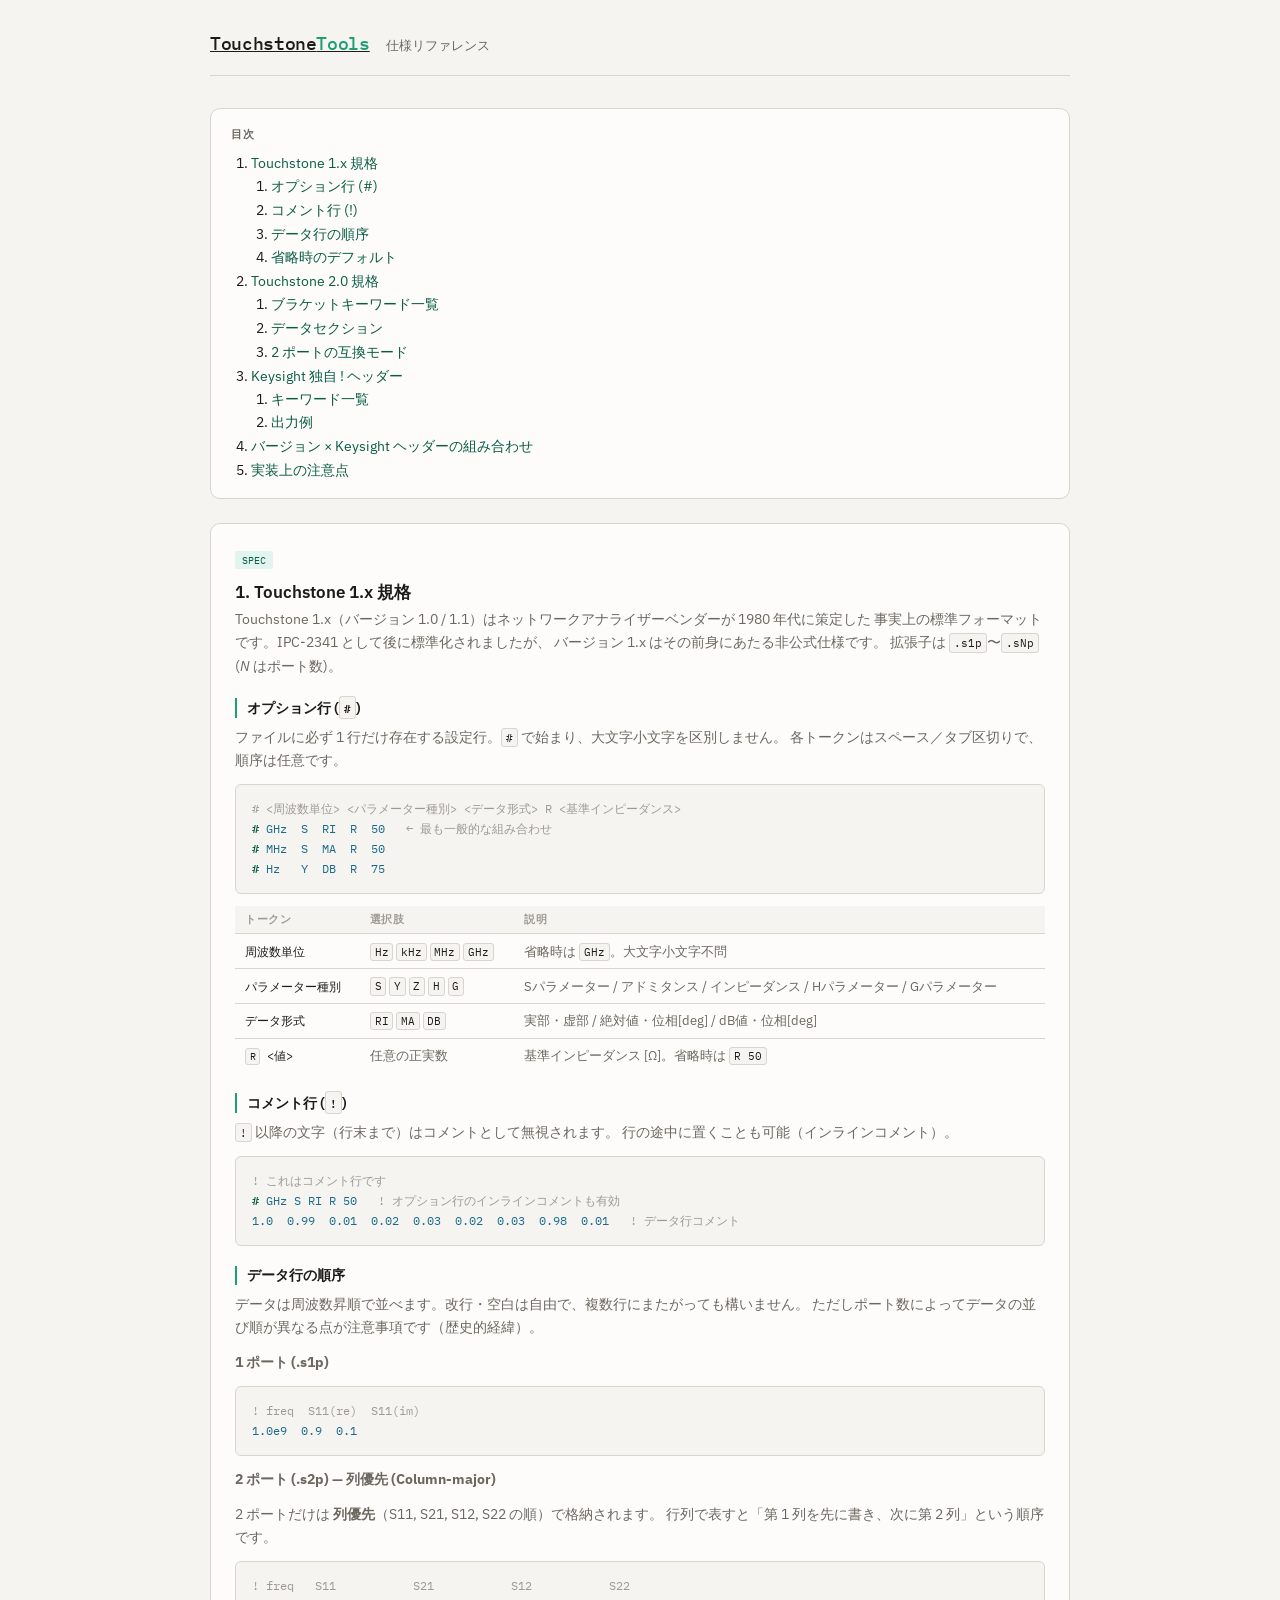
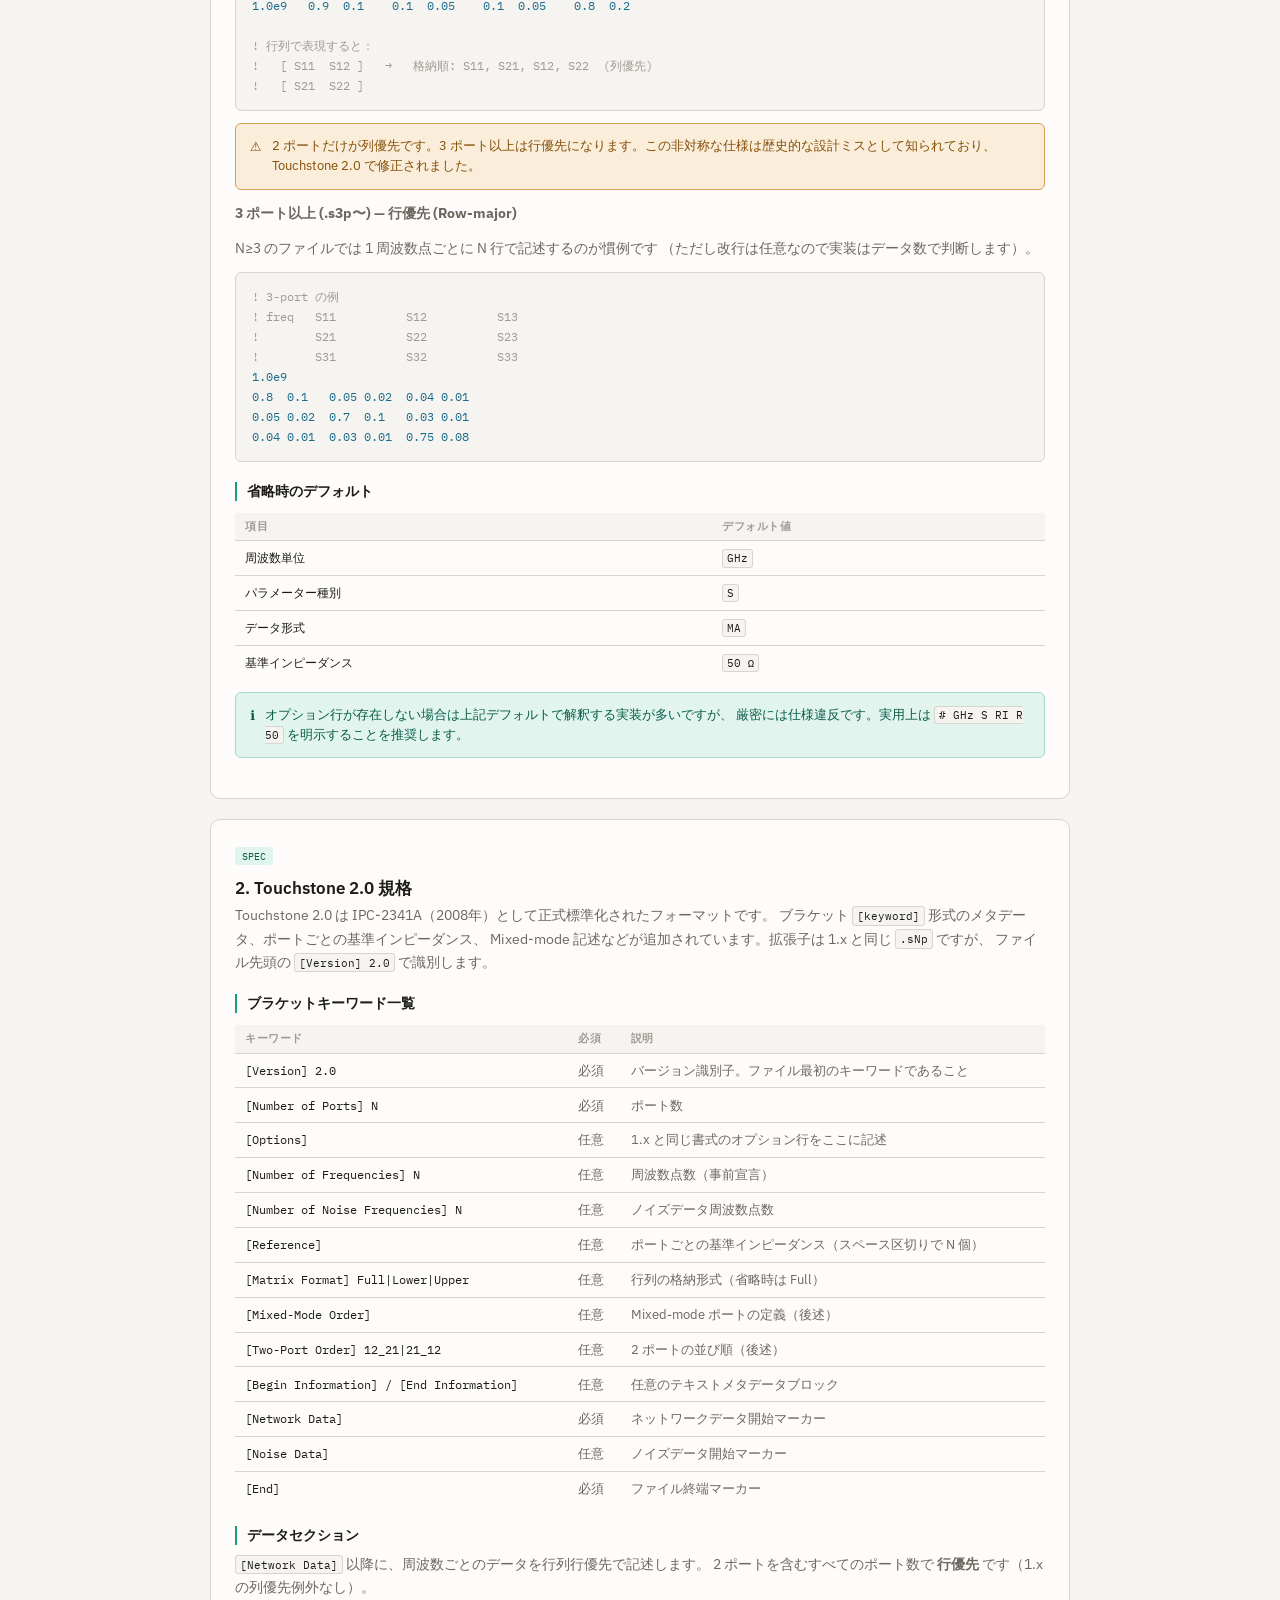
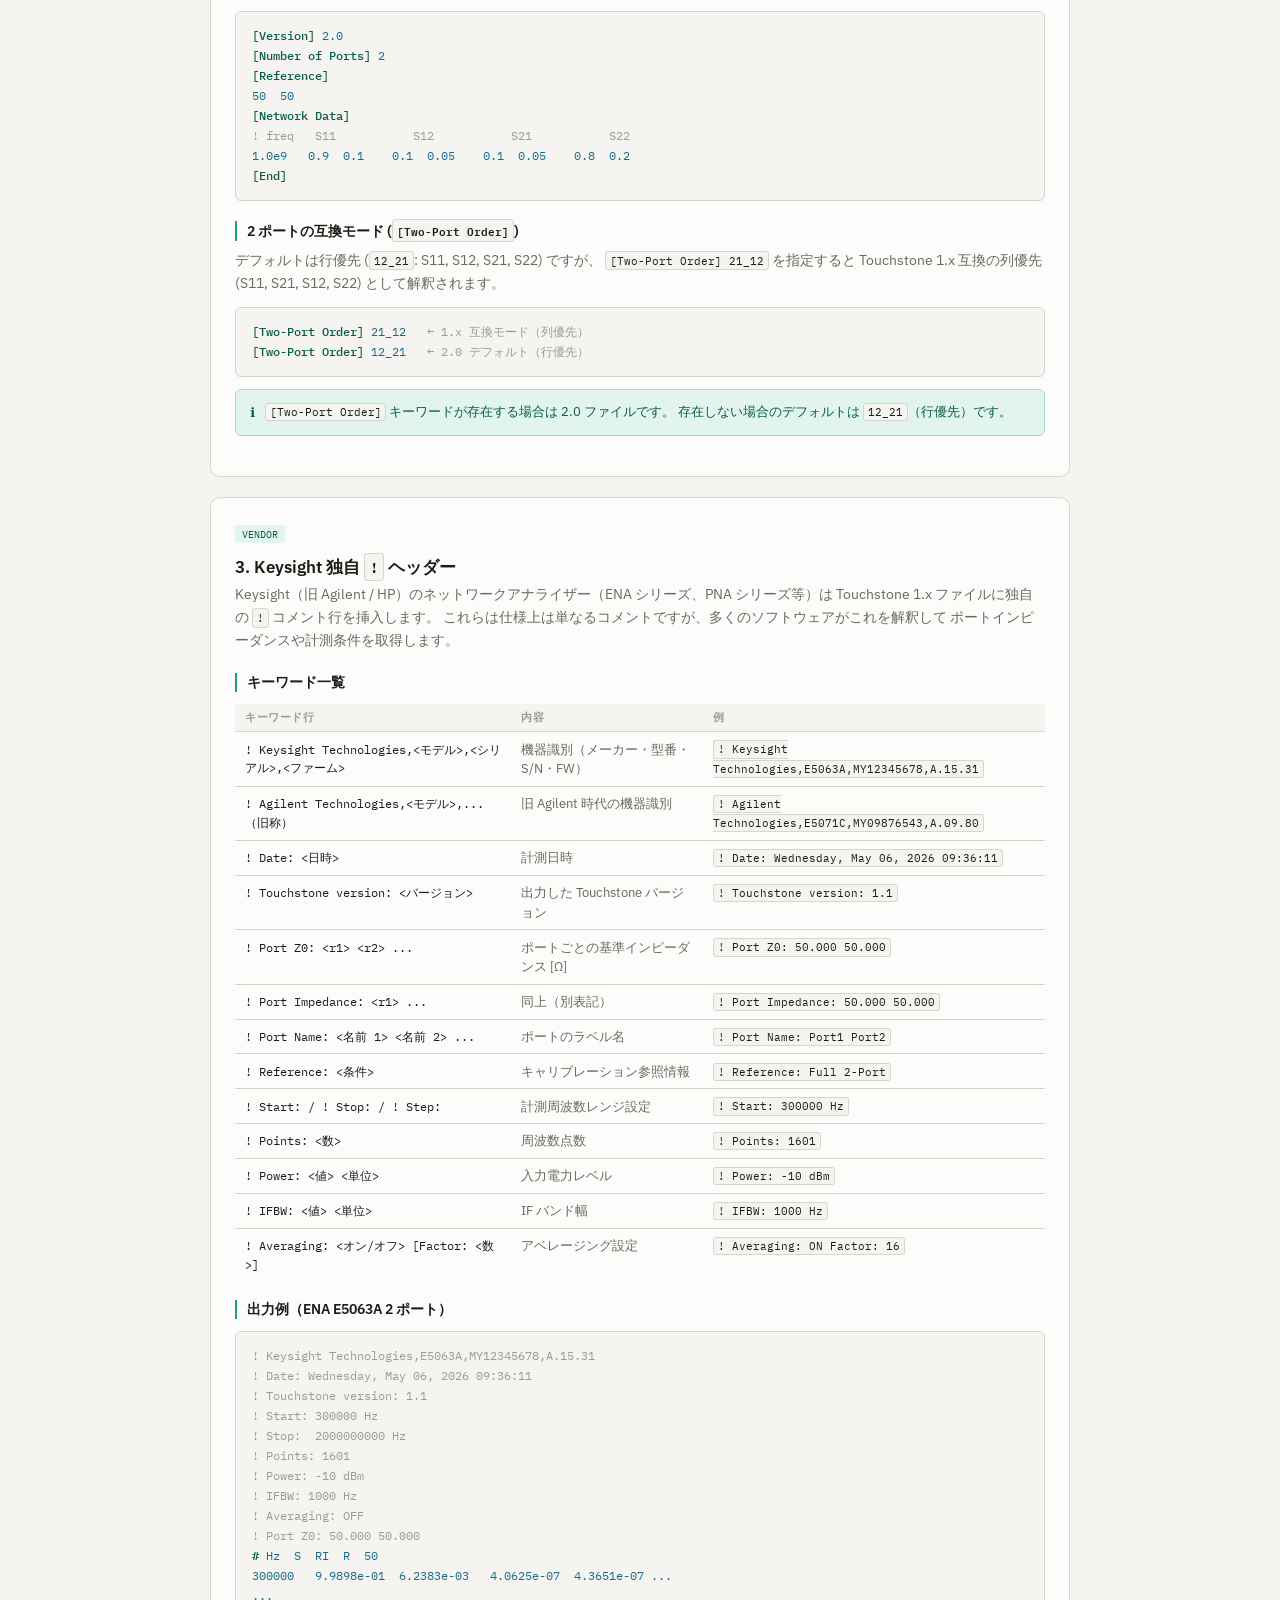
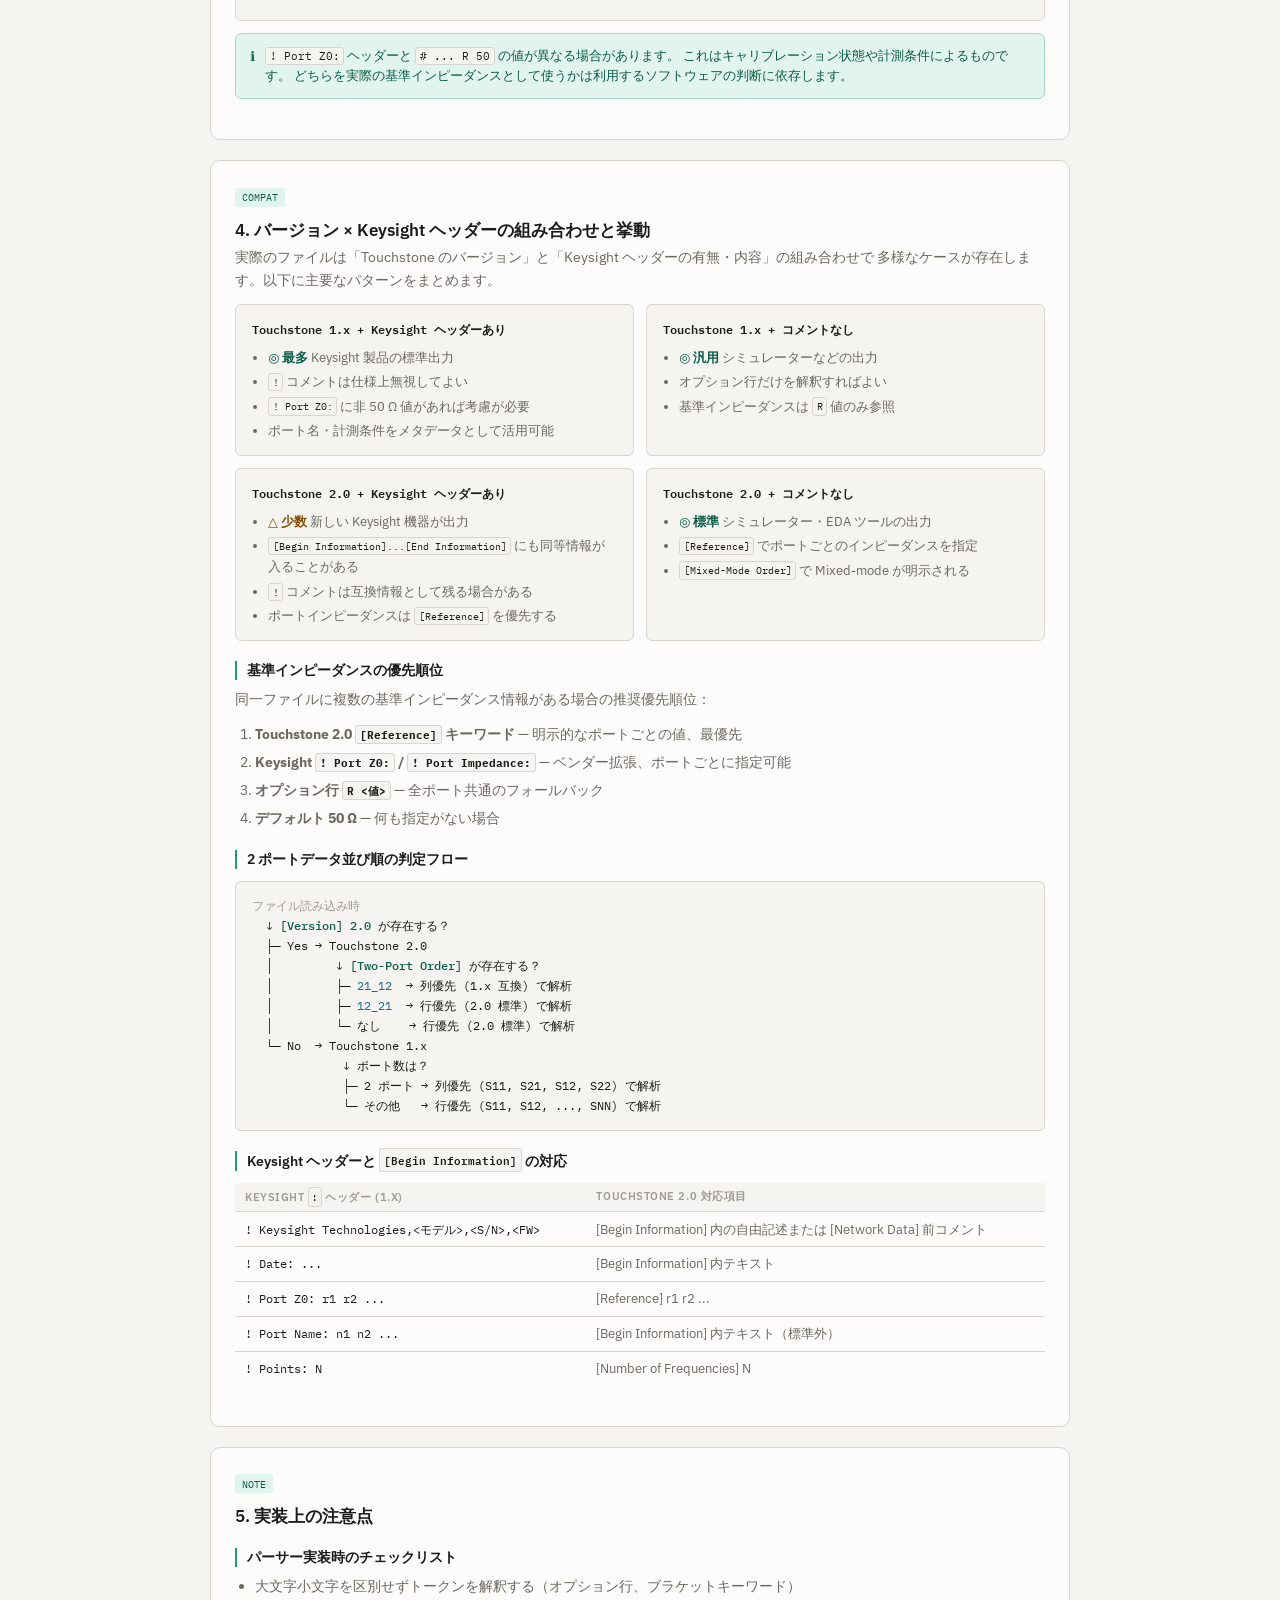
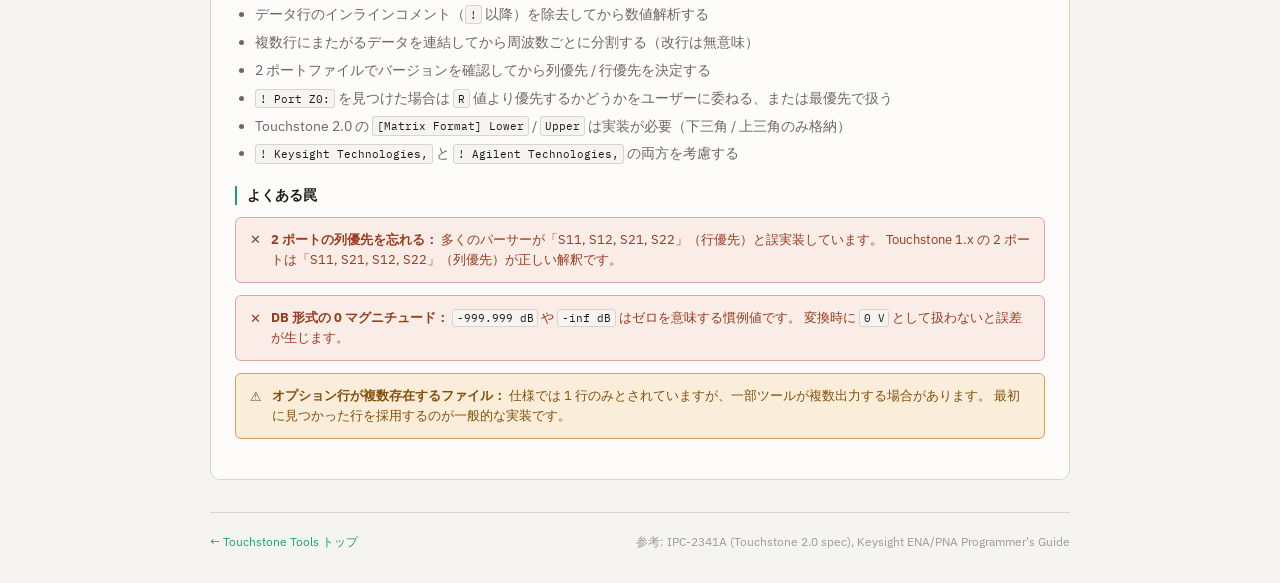
<file: Touchstone-Spec.html>
<!DOCTYPE html>
<html lang="ja">
<head>
<meta charset="UTF-8">
<meta name="viewport" content="width=device-width, initial-scale=1.0">
<title>Touchstone 仕様リファレンス</title>
<link rel="preconnect" href="https://fonts.googleapis.com">
<link href="https://fonts.googleapis.com/css2?family=IBM+Plex+Mono:wght@400;500&family=IBM+Plex+Sans:wght@400;500;600&display=swap" rel="stylesheet">
<link rel="stylesheet" href="lib/shared.css">
<style>
body { padding: 2rem 1rem; }
.app { max-width: 860px; margin: 0 auto; }

/* TOC */
.toc {
  background: var(--surface);
  border: 1px solid var(--border);
  border-radius: var(--radius-lg);
  padding: 1.125rem 1.25rem;
  margin-bottom: 1.5rem;
}
.toc-title {
  font-size: 0.6875rem;
  font-weight: 600;
  letter-spacing: 0.08em;
  text-transform: uppercase;
  color: var(--text-muted);
  margin-bottom: 0.75rem;
}
.toc ol {
  padding-left: 1.25rem;
  display: flex;
  flex-direction: column;
  gap: 0.3rem;
}
.toc li { font-size: 0.875rem; }
.toc a { color: var(--accent); text-decoration: none; }
.toc a:hover { text-decoration: underline; }
.toc ol ol { margin-top: 0.25rem; }

/* Section */
.spec-section {
  background: var(--surface);
  border: 1px solid var(--border);
  border-radius: var(--radius-lg);
  padding: 1.5rem 1.5rem 1.75rem;
  margin-bottom: 1.25rem;
}
.spec-section h2 {
  font-size: 1.05rem;
  font-weight: 600;
  margin-bottom: 0.25rem;
  scroll-margin-top: 1.5rem;
}
.section-tag {
  display: inline-block;
  font-family: var(--mono);
  font-size: 0.65rem;
  background: var(--accent-bg);
  color: var(--accent);
  padding: 0.15rem 0.45rem;
  border-radius: 3px;
  margin-bottom: 0.75rem;
}
.spec-section h3 {
  font-size: 0.875rem;
  font-weight: 600;
  color: var(--text);
  margin: 1.25rem 0 0.5rem;
  padding-left: 0.625rem;
  border-left: 2px solid var(--accent-mid);
}
.spec-section p {
  font-size: 0.875rem;
  color: var(--text-muted);
  line-height: 1.65;
  margin-bottom: 0.75rem;
}
.spec-section p:last-child { margin-bottom: 0; }
.spec-section ul, .spec-section ol {
  padding-left: 1.25rem;
  font-size: 0.875rem;
  color: var(--text-muted);
  line-height: 1.65;
  margin-bottom: 0.75rem;
  display: flex;
  flex-direction: column;
  gap: 0.3rem;
}
.spec-section ul:last-child, .spec-section ol:last-child { margin-bottom: 0; }

/* Code blocks */
.code-block {
  background: var(--bg);
  border: 1px solid var(--border);
  border-radius: var(--radius);
  padding: 0.875rem 1rem;
  font-family: var(--mono);
  font-size: 0.78rem;
  line-height: 1.6;
  color: var(--text);
  overflow-x: auto;
  margin: 0.75rem 0;
  white-space: pre;
}
.code-block .cm  { color: var(--text-faint); }
.code-block .kw  { color: var(--accent); font-weight: 500; }
.code-block .val { color: #1A6B8A; }
.code-block .hi  { color: var(--accent); font-weight: 500; }

/* Inline code */
code {
  font-family: var(--mono);
  font-size: 0.82em;
  background: var(--bg);
  border: 1px solid var(--border);
  border-radius: 3px;
  padding: 0.1em 0.35em;
  color: var(--text);
}

/* Tables */
.spec-table {
  width: 100%;
  border-collapse: collapse;
  font-size: 0.8125rem;
  margin: 0.75rem 0;
}
.spec-table th {
  font-size: 0.6875rem;
  font-weight: 600;
  letter-spacing: 0.05em;
  text-transform: uppercase;
  color: var(--text-faint);
  text-align: left;
  padding: 0.4rem 0.625rem;
  border-bottom: 1px solid var(--border);
  background: var(--bg);
}
.spec-table td {
  padding: 0.45rem 0.625rem;
  border-bottom: 1px solid var(--border);
  vertical-align: top;
  color: var(--text-muted);
  line-height: 1.5;
}
.spec-table td:first-child { font-family: var(--mono); font-size: 0.775rem; color: var(--text); }
.spec-table tr:last-child td { border-bottom: none; }

/* Note / warning boxes */
.note {
  display: flex;
  gap: 0.625rem;
  background: var(--accent-bg);
  border: 1px solid #A8D9C8;
  border-radius: var(--radius);
  padding: 0.75rem 0.875rem;
  font-size: 0.8125rem;
  color: var(--accent);
  margin: 0.75rem 0;
  line-height: 1.55;
}
.note-icon { flex-shrink: 0; margin-top: 0.05rem; }
.warn {
  background: var(--warning-bg);
  border-color: #D4A055;
  color: var(--warning);
}
.caution {
  background: var(--error-bg);
  border-color: #E0A898;
  color: var(--error);
}

/* Compatibility matrix */
.compat-grid {
  display: grid;
  grid-template-columns: 1fr 1fr;
  gap: 0.75rem;
  margin: 0.75rem 0;
}
@media (max-width: 540px) { .compat-grid { grid-template-columns: 1fr; } }
.compat-card {
  background: var(--bg);
  border: 1px solid var(--border);
  border-radius: var(--radius);
  padding: 0.875rem 1rem;
}
.compat-card-title {
  font-size: 0.75rem;
  font-weight: 600;
  color: var(--text);
  margin-bottom: 0.5rem;
  font-family: var(--mono);
}
.compat-card ul {
  margin: 0;
  padding-left: 1rem;
  gap: 0.2rem;
  font-size: 0.8rem;
}
.badge-ok   { color: var(--accent); font-weight: 600; }
.badge-warn { color: var(--warning); font-weight: 600; }
.badge-no   { color: var(--error);   font-weight: 600; }
</style>
</head>
<body>

<div class="app">

<header>
  <a class="logo" href="index.html">Touchstone<span>Tools</span></a>
  <span class="subtitle">仕様リファレンス</span>
</header>

<!-- TOC -->
<div class="toc">
  <div class="toc-title">目次</div>
  <ol>
    <li><a href="#ts1">Touchstone 1.x 規格</a>
      <ol>
        <li><a href="#ts1-option">オプション行 (#)</a></li>
        <li><a href="#ts1-comment">コメント行 (!)</a></li>
        <li><a href="#ts1-data">データ行の順序</a></li>
        <li><a href="#ts1-defaults">省略時のデフォルト</a></li>
      </ol>
    </li>
    <li><a href="#ts2">Touchstone 2.0 規格</a>
      <ol>
        <li><a href="#ts2-keywords">ブラケットキーワード一覧</a></li>
        <li><a href="#ts2-data">データセクション</a></li>
        <li><a href="#ts2-twoport">2 ポートの互換モード</a></li>
      </ol>
    </li>
    <li><a href="#keysight">Keysight 独自 ! ヘッダー</a>
      <ol>
        <li><a href="#keysight-list">キーワード一覧</a></li>
        <li><a href="#keysight-example">出力例</a></li>
      </ol>
    </li>
    <li><a href="#compat">バージョン × Keysight ヘッダーの組み合わせ</a></li>
    <li><a href="#impl">実装上の注意点</a></li>
  </ol>
</div>

<!-- 1. Touchstone 1.x -->
<div class="spec-section" id="ts1">
  <span class="section-tag">SPEC</span>
  <h2>1. Touchstone 1.x 規格</h2>
  <p>
    Touchstone 1.x（バージョン 1.0 / 1.1）はネットワークアナライザーベンダーが 1980 年代に策定した
    事実上の標準フォーマットです。IPC-2341 として後に標準化されましたが、
    バージョン 1.x はその前身にあたる非公式仕様です。
    拡張子は <code>.s1p</code>〜<code>.sNp</code> (<em>N</em> はポート数)。
  </p>

  <h3 id="ts1-option">オプション行 (<code>#</code>)</h3>
  <p>
    ファイルに必ず 1 行だけ存在する設定行。<code>#</code> で始まり、大文字小文字を区別しません。
    各トークンはスペース／タブ区切りで、順序は任意です。
  </p>
  <div class="code-block"><span class="cm"># &lt;周波数単位&gt; &lt;パラメーター種別&gt; &lt;データ形式&gt; R &lt;基準インピーダンス&gt;</span>
<span class="kw">#</span> <span class="val">GHz  S  RI  R  50</span>   <span class="cm">← 最も一般的な組み合わせ</span>
<span class="kw">#</span> <span class="val">MHz  S  MA  R  50</span>
<span class="kw">#</span> <span class="val">Hz   Y  DB  R  75</span></div>

  <table class="spec-table">
    <thead>
      <tr><th>トークン</th><th>選択肢</th><th>説明</th></tr>
    </thead>
    <tbody>
      <tr>
        <td>周波数単位</td>
        <td><code>Hz</code> <code>kHz</code> <code>MHz</code> <code>GHz</code></td>
        <td>省略時は <code>GHz</code>。大文字小文字不問</td>
      </tr>
      <tr>
        <td>パラメーター種別</td>
        <td><code>S</code> <code>Y</code> <code>Z</code> <code>H</code> <code>G</code></td>
        <td>Sパラメーター / アドミタンス / インピーダンス / Hパラメーター / Gパラメーター</td>
      </tr>
      <tr>
        <td>データ形式</td>
        <td><code>RI</code> <code>MA</code> <code>DB</code></td>
        <td>実部・虚部 / 絶対値・位相[deg] / dB値・位相[deg]</td>
      </tr>
      <tr>
        <td><code>R</code> &lt;値&gt;</td>
        <td>任意の正実数</td>
        <td>基準インピーダンス [Ω]。省略時は <code>R 50</code></td>
      </tr>
    </tbody>
  </table>

  <h3 id="ts1-comment">コメント行 (<code>!</code>)</h3>
  <p>
    <code>!</code> 以降の文字（行末まで）はコメントとして無視されます。
    行の途中に置くことも可能（インラインコメント）。
  </p>
  <div class="code-block"><span class="cm">! これはコメント行です</span>
<span class="kw">#</span> <span class="val">GHz S RI R 50</span>   <span class="cm">! オプション行のインラインコメントも有効</span>
<span class="val">1.0  0.99  0.01  0.02  0.03  0.02  0.03  0.98  0.01</span>   <span class="cm">! データ行コメント</span></div>

  <h3 id="ts1-data">データ行の順序</h3>
  <p>
    データは周波数昇順で並べます。改行・空白は自由で、複数行にまたがっても構いません。
    ただしポート数によってデータの並び順が異なる点が注意事項です（歴史的経緯）。
  </p>

  <p><strong>1 ポート (.s1p)</strong></p>
  <div class="code-block"><span class="cm">! freq  S11(re)  S11(im)</span>
<span class="val">1.0e9  0.9  0.1</span></div>

  <p><strong>2 ポート (.s2p) — 列優先 (Column-major)</strong></p>
  <p>
    2 ポートだけは <strong>列優先</strong>（S11, S21, S12, S22 の順）で格納されます。
    行列で表すと「第 1 列を先に書き、次に第 2 列」という順序です。
  </p>
  <div class="code-block"><span class="cm">! freq   S11           S21           S12           S22</span>
<span class="val">1.0e9   0.9  0.1    0.1  0.05    0.1  0.05    0.8  0.2</span>

<span class="cm">! 行列で表現すると：</span>
<span class="cm">!   [ S11  S12 ]   →   格納順: S11, S21, S12, S22  (列優先)</span>
<span class="cm">!   [ S21  S22 ]</span></div>

  <div class="note warn">
    <span class="note-icon">⚠</span>
    <span>2 ポートだけが列優先です。3 ポート以上は行優先になります。この非対称な仕様は歴史的な設計ミスとして知られており、Touchstone 2.0 で修正されました。</span>
  </div>

  <p><strong>3 ポート以上 (.s3p〜) — 行優先 (Row-major)</strong></p>
  <p>
    N≥3 のファイルでは 1 周波数点ごとに N 行で記述するのが慣例です
    （ただし改行は任意なので実装はデータ数で判断します）。
  </p>
  <div class="code-block"><span class="cm">! 3-port の例</span>
<span class="cm">! freq   S11          S12          S13</span>
<span class="cm">!        S21          S22          S23</span>
<span class="cm">!        S31          S32          S33</span>
<span class="val">1.0e9
0.8  0.1   0.05 0.02  0.04 0.01
0.05 0.02  0.7  0.1   0.03 0.01
0.04 0.01  0.03 0.01  0.75 0.08</span></div>

  <h3 id="ts1-defaults">省略時のデフォルト</h3>
  <table class="spec-table">
    <thead>
      <tr><th>項目</th><th>デフォルト値</th></tr>
    </thead>
    <tbody>
      <tr><td>周波数単位</td><td><code>GHz</code></td></tr>
      <tr><td>パラメーター種別</td><td><code>S</code></td></tr>
      <tr><td>データ形式</td><td><code>MA</code></td></tr>
      <tr><td>基準インピーダンス</td><td><code>50 Ω</code></td></tr>
    </tbody>
  </table>
  <div class="note">
    <span class="note-icon">ℹ</span>
    <span>オプション行が存在しない場合は上記デフォルトで解釈する実装が多いですが、
    厳密には仕様違反です。実用上は <code># GHz S RI R 50</code> を明示することを推奨します。</span>
  </div>
</div>

<!-- 2. Touchstone 2.0 -->
<div class="spec-section" id="ts2">
  <span class="section-tag">SPEC</span>
  <h2>2. Touchstone 2.0 規格</h2>
  <p>
    Touchstone 2.0 は IPC-2341A（2008年）として正式標準化されたフォーマットです。
    ブラケット <code>[keyword]</code> 形式のメタデータ、ポートごとの基準インピーダンス、
    Mixed-mode 記述などが追加されています。拡張子は 1.x と同じ <code>.sNp</code> ですが、
    ファイル先頭の <code>[Version] 2.0</code> で識別します。
  </p>

  <h3 id="ts2-keywords">ブラケットキーワード一覧</h3>
  <table class="spec-table">
    <thead>
      <tr><th>キーワード</th><th>必須</th><th>説明</th></tr>
    </thead>
    <tbody>
      <tr><td>[Version] 2.0</td><td>必須</td><td>バージョン識別子。ファイル最初のキーワードであること</td></tr>
      <tr><td>[Number of Ports] N</td><td>必須</td><td>ポート数</td></tr>
      <tr><td>[Options]</td><td>任意</td><td>1.x と同じ書式のオプション行をここに記述</td></tr>
      <tr><td>[Number of Frequencies] N</td><td>任意</td><td>周波数点数（事前宣言）</td></tr>
      <tr><td>[Number of Noise Frequencies] N</td><td>任意</td><td>ノイズデータ周波数点数</td></tr>
      <tr><td>[Reference]</td><td>任意</td><td>ポートごとの基準インピーダンス（スペース区切りで N 個）</td></tr>
      <tr><td>[Matrix Format] Full|Lower|Upper</td><td>任意</td><td>行列の格納形式（省略時は Full）</td></tr>
      <tr><td>[Mixed-Mode Order]</td><td>任意</td><td>Mixed-mode ポートの定義（後述）</td></tr>
      <tr><td>[Two-Port Order] 12_21|21_12</td><td>任意</td><td>2 ポートの並び順（後述）</td></tr>
      <tr><td>[Begin Information] / [End Information]</td><td>任意</td><td>任意のテキストメタデータブロック</td></tr>
      <tr><td>[Network Data]</td><td>必須</td><td>ネットワークデータ開始マーカー</td></tr>
      <tr><td>[Noise Data]</td><td>任意</td><td>ノイズデータ開始マーカー</td></tr>
      <tr><td>[End]</td><td>必須</td><td>ファイル終端マーカー</td></tr>
    </tbody>
  </table>

  <h3 id="ts2-data">データセクション</h3>
  <p>
    <code>[Network Data]</code> 以降に、周波数ごとのデータを行列行優先で記述します。
    2 ポートを含むすべてのポート数で <strong>行優先</strong> です（1.x の列優先例外なし）。
  </p>
  <div class="code-block"><span class="kw">[Version]</span> <span class="val">2.0</span>
<span class="kw">[Number of Ports]</span> <span class="val">2</span>
<span class="kw">[Reference]</span>
<span class="val">50  50</span>
<span class="kw">[Network Data]</span>
<span class="cm">! freq   S11           S12           S21           S22</span>
<span class="val">1.0e9   0.9  0.1    0.1  0.05    0.1  0.05    0.8  0.2</span>
<span class="kw">[End]</span></div>

  <h3 id="ts2-twoport">2 ポートの互換モード (<code>[Two-Port Order]</code>)</h3>
  <p>
    デフォルトは行優先 (<code>12_21</code>: S11, S12, S21, S22) ですが、
    <code>[Two-Port Order] 21_12</code> を指定すると
    Touchstone 1.x 互換の列優先 (S11, S21, S12, S22) として解釈されます。
  </p>
  <div class="code-block"><span class="kw">[Two-Port Order]</span> <span class="val">21_12</span>   <span class="cm">← 1.x 互換モード（列優先）</span>
<span class="kw">[Two-Port Order]</span> <span class="val">12_21</span>   <span class="cm">← 2.0 デフォルト（行優先）</span></div>

  <div class="note">
    <span class="note-icon">ℹ</span>
    <span><code>[Two-Port Order]</code> キーワードが存在する場合は 2.0 ファイルです。
    存在しない場合のデフォルトは <code>12_21</code>（行優先）です。</span>
  </div>
</div>

<!-- 3. Keysight ! ヘッダー -->
<div class="spec-section" id="keysight">
  <span class="section-tag">VENDOR</span>
  <h2>3. Keysight 独自 <code>!</code> ヘッダー</h2>
  <p>
    Keysight（旧 Agilent / HP）のネットワークアナライザー（ENA シリーズ、PNA シリーズ等）は
    Touchstone 1.x ファイルに独自の <code>!</code> コメント行を挿入します。
    これらは仕様上は単なるコメントですが、多くのソフトウェアがこれを解釈して
    ポートインピーダンスや計測条件を取得します。
  </p>

  <h3 id="keysight-list">キーワード一覧</h3>
  <table class="spec-table">
    <thead>
      <tr><th>キーワード行</th><th>内容</th><th>例</th></tr>
    </thead>
    <tbody>
      <tr>
        <td>! Keysight Technologies,&lt;モデル&gt;,&lt;シリアル&gt;,&lt;ファーム&gt;</td>
        <td>機器識別（メーカー・型番・S/N・FW）</td>
        <td><code>! Keysight Technologies,E5063A,MY12345678,A.15.31</code></td>
      </tr>
      <tr>
        <td>! Agilent Technologies,&lt;モデル&gt;,...（旧称）</td>
        <td>旧 Agilent 時代の機器識別</td>
        <td><code>! Agilent Technologies,E5071C,MY09876543,A.09.80</code></td>
      </tr>
      <tr>
        <td>! Date: &lt;日時&gt;</td>
        <td>計測日時</td>
        <td><code>! Date: Wednesday, May 06, 2026 09:36:11</code></td>
      </tr>
      <tr>
        <td>! Touchstone version: &lt;バージョン&gt;</td>
        <td>出力した Touchstone バージョン</td>
        <td><code>! Touchstone version: 1.1</code></td>
      </tr>
      <tr>
        <td>! Port Z0: &lt;r1&gt; &lt;r2&gt; ...</td>
        <td>ポートごとの基準インピーダンス [Ω]</td>
        <td><code>! Port Z0: 50.000 50.000</code></td>
      </tr>
      <tr>
        <td>! Port Impedance: &lt;r1&gt; ...</td>
        <td>同上（別表記）</td>
        <td><code>! Port Impedance: 50.000 50.000</code></td>
      </tr>
      <tr>
        <td>! Port Name: &lt;名前 1&gt; &lt;名前 2&gt; ...</td>
        <td>ポートのラベル名</td>
        <td><code>! Port Name: Port1 Port2</code></td>
      </tr>
      <tr>
        <td>! Reference: &lt;条件&gt;</td>
        <td>キャリブレーション参照情報</td>
        <td><code>! Reference: Full 2-Port</code></td>
      </tr>
      <tr>
        <td>! Start: / ! Stop: / ! Step:</td>
        <td>計測周波数レンジ設定</td>
        <td><code>! Start: 300000 Hz</code></td>
      </tr>
      <tr>
        <td>! Points: &lt;数&gt;</td>
        <td>周波数点数</td>
        <td><code>! Points: 1601</code></td>
      </tr>
      <tr>
        <td>! Power: &lt;値&gt; &lt;単位&gt;</td>
        <td>入力電力レベル</td>
        <td><code>! Power: -10 dBm</code></td>
      </tr>
      <tr>
        <td>! IFBW: &lt;値&gt; &lt;単位&gt;</td>
        <td>IF バンド幅</td>
        <td><code>! IFBW: 1000 Hz</code></td>
      </tr>
      <tr>
        <td>! Averaging: &lt;オン/オフ&gt; [Factor: &lt;数&gt;]</td>
        <td>アベレージング設定</td>
        <td><code>! Averaging: ON Factor: 16</code></td>
      </tr>
    </tbody>
  </table>

  <h3 id="keysight-example">出力例（ENA E5063A 2 ポート）</h3>
  <div class="code-block"><span class="cm">! Keysight Technologies,E5063A,MY12345678,A.15.31
! Date: Wednesday, May 06, 2026 09:36:11
! Touchstone version: 1.1
! Start: 300000 Hz
! Stop:  2000000000 Hz
! Points: 1601
! Power: -10 dBm
! IFBW: 1000 Hz
! Averaging: OFF
! Port Z0: 50.000 50.000</span>
<span class="kw">#</span> <span class="val">Hz  S  RI  R  50</span>
<span class="val">300000   9.9898e-01  6.2383e-03   4.0625e-07  4.3651e-07 ...</span>
<span class="val">...</span></div>

  <div class="note">
    <span class="note-icon">ℹ</span>
    <span>
      <code>! Port Z0:</code> ヘッダーと <code># ... R 50</code> の値が異なる場合があります。
      これはキャリブレーション状態や計測条件によるものです。
      どちらを実際の基準インピーダンスとして使うかは利用するソフトウェアの判断に依存します。
    </span>
  </div>
</div>

<!-- 4. 組み合わせ -->
<div class="spec-section" id="compat">
  <span class="section-tag">COMPAT</span>
  <h2>4. バージョン × Keysight ヘッダーの組み合わせと挙動</h2>
  <p>
    実際のファイルは「Touchstone のバージョン」と「Keysight ヘッダーの有無・内容」の組み合わせで
    多様なケースが存在します。以下に主要なパターンをまとめます。
  </p>

  <div class="compat-grid">
    <div class="compat-card">
      <div class="compat-card-title">Touchstone 1.x + Keysight ヘッダーあり</div>
      <ul>
        <li><span class="badge-ok">◎ 最多</span> Keysight 製品の標準出力</li>
        <li><code>!</code> コメントは仕様上無視してよい</li>
        <li><code>! Port Z0:</code> に非 50 Ω 値があれば考慮が必要</li>
        <li>ポート名・計測条件をメタデータとして活用可能</li>
      </ul>
    </div>
    <div class="compat-card">
      <div class="compat-card-title">Touchstone 1.x + コメントなし</div>
      <ul>
        <li><span class="badge-ok">◎ 汎用</span> シミュレーターなどの出力</li>
        <li>オプション行だけを解釈すればよい</li>
        <li>基準インピーダンスは <code>R</code> 値のみ参照</li>
      </ul>
    </div>
    <div class="compat-card">
      <div class="compat-card-title">Touchstone 2.0 + Keysight ヘッダーあり</div>
      <ul>
        <li><span class="badge-warn">△ 少数</span> 新しい Keysight 機器が出力</li>
        <li><code>[Begin Information]...[End Information]</code> にも同等情報が入ることがある</li>
        <li><code>!</code> コメントは互換情報として残る場合がある</li>
        <li>ポートインピーダンスは <code>[Reference]</code> を優先する</li>
      </ul>
    </div>
    <div class="compat-card">
      <div class="compat-card-title">Touchstone 2.0 + コメントなし</div>
      <ul>
        <li><span class="badge-ok">◎ 標準</span> シミュレーター・EDA ツールの出力</li>
        <li><code>[Reference]</code> でポートごとのインピーダンスを指定</li>
        <li><code>[Mixed-Mode Order]</code> で Mixed-mode が明示される</li>
      </ul>
    </div>
  </div>

  <h3>基準インピーダンスの優先順位</h3>
  <p>同一ファイルに複数の基準インピーダンス情報がある場合の推奨優先順位：</p>
  <ol>
    <li><strong>Touchstone 2.0 <code>[Reference]</code> キーワード</strong> — 明示的なポートごとの値、最優先</li>
    <li><strong>Keysight <code>! Port Z0:</code> / <code>! Port Impedance:</code></strong> — ベンダー拡張、ポートごとに指定可能</li>
    <li><strong>オプション行 <code>R &lt;値&gt;</code></strong> — 全ポート共通のフォールバック</li>
    <li><strong>デフォルト 50 Ω</strong> — 何も指定がない場合</li>
  </ol>

  <h3>2 ポートデータ並び順の判定フロー</h3>
  <div class="code-block"><span class="cm">ファイル読み込み時</span>
  ↓ <span class="kw">[Version] 2.0</span> が存在する？
  ├─ Yes → Touchstone 2.0
  │         ↓ <span class="kw">[Two-Port Order]</span> が存在する？
  │         ├─ <span class="val">21_12</span>  → 列優先 (1.x 互換) で解析
  │         ├─ <span class="val">12_21</span>  → 行優先 (2.0 標準) で解析
  │         └─ なし    → 行優先 (2.0 標準) で解析
  └─ No  → Touchstone 1.x
             ↓ ポート数は？
             ├─ 2 ポート → 列優先 (S11, S21, S12, S22) で解析
             └─ その他   → 行優先 (S11, S12, ..., SNN) で解析</div>

  <h3>Keysight ヘッダーと <code>[Begin Information]</code> の対応</h3>
  <table class="spec-table">
    <thead>
      <tr><th>Keysight <code>!</code> ヘッダー (1.x)</th><th>Touchstone 2.0 対応項目</th></tr>
    </thead>
    <tbody>
      <tr><td>! Keysight Technologies,&lt;モデル&gt;,&lt;S/N&gt;,&lt;FW&gt;</td><td>[Begin Information] 内の自由記述または [Network Data] 前コメント</td></tr>
      <tr><td>! Date: ...</td><td>[Begin Information] 内テキスト</td></tr>
      <tr><td>! Port Z0: r1 r2 ...</td><td>[Reference] r1 r2 ...</td></tr>
      <tr><td>! Port Name: n1 n2 ...</td><td>[Begin Information] 内テキスト（標準外）</td></tr>
      <tr><td>! Points: N</td><td>[Number of Frequencies] N</td></tr>
    </tbody>
  </table>
</div>

<!-- 5. 実装上の注意点 -->
<div class="spec-section" id="impl">
  <span class="section-tag">NOTE</span>
  <h2>5. 実装上の注意点</h2>

  <h3>パーサー実装時のチェックリスト</h3>
  <ul>
    <li>大文字小文字を区別せずトークンを解釈する（オプション行、ブラケットキーワード）</li>
    <li>データ行のインラインコメント（<code>!</code> 以降）を除去してから数値解析する</li>
    <li>複数行にまたがるデータを連結してから周波数ごとに分割する（改行は無意味）</li>
    <li>2 ポートファイルでバージョンを確認してから列優先 / 行優先を決定する</li>
    <li><code>! Port Z0:</code> を見つけた場合は <code>R</code> 値より優先するかどうかをユーザーに委ねる、または最優先で扱う</li>
    <li>Touchstone 2.0 の <code>[Matrix Format] Lower</code> / <code>Upper</code> は実装が必要（下三角 / 上三角のみ格納）</li>
    <li><code>! Keysight Technologies,</code> と <code>! Agilent Technologies,</code> の両方を考慮する</li>
  </ul>

  <h3>よくある罠</h3>
  <div class="note caution">
    <span class="note-icon">✕</span>
    <span>
      <strong>2 ポートの列優先を忘れる：</strong>
      多くのパーサーが「S11, S12, S21, S22」（行優先）と誤実装しています。
      Touchstone 1.x の 2 ポートは「S11, S21, S12, S22」（列優先）が正しい解釈です。
    </span>
  </div>
  <div class="note caution">
    <span class="note-icon">✕</span>
    <span>
      <strong>DB 形式の 0 マグニチュード：</strong>
      <code>-999.999 dB</code> や <code>-inf dB</code> はゼロを意味する慣例値です。
      変換時に <code>0 V</code> として扱わないと誤差が生じます。
    </span>
  </div>
  <div class="note warn">
    <span class="note-icon">⚠</span>
    <span>
      <strong>オプション行が複数存在するファイル：</strong>
      仕様では 1 行のみとされていますが、一部ツールが複数出力する場合があります。
      最初に見つかった行を採用するのが一般的な実装です。
    </span>
  </div>
</div>

<footer style="margin-top:2rem; padding-top:1.25rem; border-top:1px solid var(--border); font-size:0.775rem; color:var(--text-faint); display:flex; justify-content:space-between; align-items:center; flex-wrap:wrap; gap:0.5rem;">
  <span><a href="index.html" style="color:var(--accent-mid); text-decoration:none;">← Touchstone Tools トップ</a></span>
  <span>参考: IPC-2341A (Touchstone 2.0 spec), Keysight ENA/PNA Programmer's Guide</span>
</footer>

</div><!-- /.app -->
</body>
</html>
</file>
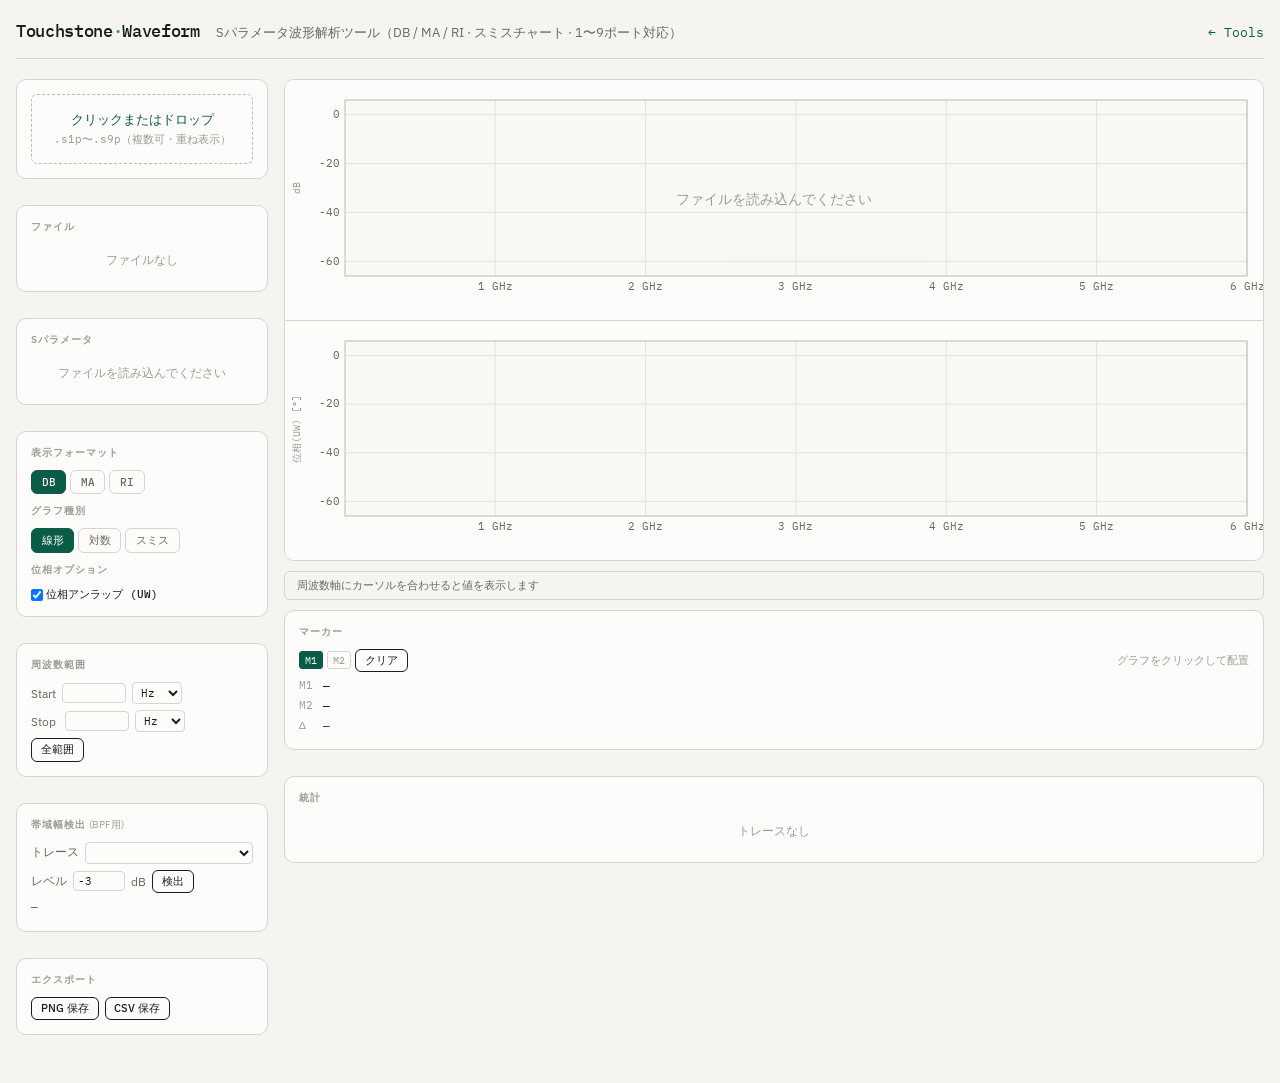
<file: Touchstone-Waveform.html>
<!DOCTYPE html>
<html lang="ja">
<head>
<meta charset="UTF-8">
<meta name="viewport" content="width=device-width, initial-scale=1.0">
<title>Touchstone Waveform Analyzer</title>
<link rel="preconnect" href="https://fonts.googleapis.com">
<link href="https://fonts.googleapis.com/css2?family=IBM+Plex+Mono:wght@400;500&family=IBM+Plex+Sans:wght@400;500;600&display=swap" rel="stylesheet">
<link rel="stylesheet" href="lib/shared.css">
<style>
body { padding: 1.25rem 1rem 2rem; }

.app { max-width: 1300px; margin: 0 auto; }

header {
  display: flex;
  align-items: baseline;
  gap: 1rem;
  margin-bottom: 1.25rem;
  padding-bottom: 1rem;
  border-bottom: 1px solid var(--border);
  flex-wrap: wrap;
}

.logo {
  font-family: var(--mono);
  font-size: 1.05rem;
  font-weight: 500;
  letter-spacing: -0.02em;
}
.logo span { color: var(--accent-mid); }

.back-link {
  margin-left: auto;
  font-size: 0.8rem;
  color: var(--accent);
  text-decoration: none;
  font-family: var(--mono);
}
.back-link:hover { text-decoration: underline; }

/* Layout */
.workspace {
  display: grid;
  grid-template-columns: 252px 1fr;
  gap: 1rem;
  align-items: start;
}

@media (max-width: 760px) {
  .workspace { grid-template-columns: 1fr; }
  .sidebar { order: 2; }
  .chart-area { order: 1; }
}

/* Sidebar */
.sidebar { display: flex; flex-direction: column; gap: 0.625rem; }

.panel {
  background: var(--surface);
  border: 1px solid var(--border);
  border-radius: var(--radius-lg);
  padding: 0.875rem;
}

.panel-title {
  font-size: 0.625rem;
  font-weight: 600;
  letter-spacing: 0.1em;
  text-transform: uppercase;
  color: var(--text-faint);
  margin-bottom: 0.625rem;
}

/* Drop zone */
.drop-zone {
  border: 1.5px dashed var(--border-mid);
  border-radius: var(--radius);
  padding: 1rem;
  text-align: center;
  cursor: pointer;
  transition: border-color 0.15s, background 0.15s;
  position: relative;
}
.drop-label { font-size: 0.8rem; color: var(--text-muted); }
.drop-sub { font-size: 0.7rem; color: var(--text-faint); margin-top: 0.2rem; font-family: var(--mono); }

/* File list */
.file-list { display: flex; flex-direction: column; gap: 4px; }

.file-row {
  display: flex;
  align-items: center;
  gap: 5px;
  padding: 4px 2px;
  border-radius: 4px;
}
.file-row:hover { background: var(--bg); }

.file-color {
  width: 18px; height: 18px;
  border-radius: 3px;
  border: 1px solid var(--border);
  cursor: pointer;
  padding: 0;
  flex-shrink: 0;
}

.file-name {
  font-family: var(--mono);
  font-size: 0.7rem;
  color: var(--text);
  flex: 1;
  min-width: 0;
  overflow: hidden;
  text-overflow: ellipsis;
  white-space: nowrap;
}
.file-name.hidden { opacity: 0.4; }

.icon-btn {
  font-size: 0.75rem;
  padding: 2px 5px;
  border: 1px solid transparent;
  border-radius: 3px;
  background: transparent;
  color: var(--text-faint);
  cursor: pointer;
  flex-shrink: 0;
  line-height: 1;
  transition: all 0.12s;
}
.icon-btn:hover { background: var(--bg); color: var(--text); border-color: var(--border); }
.icon-btn.remove:hover { background: var(--error-bg); color: var(--error); }

.empty-msg { font-size: 0.75rem; color: var(--text-faint); text-align: center; padding: 0.5rem 0; }

/* S-param grid */
.sparm-grid {
  display: grid;
  gap: 3px;
  max-height: 180px;
  overflow-y: auto;
}
.sp-item {
  display: flex;
  align-items: center;
  gap: 3px;
  cursor: pointer;
  white-space: nowrap;
}
.sp-item input { cursor: pointer; margin: 0; width: 12px; height: 12px; flex-shrink: 0; }
.sp-item label {
  font-family: var(--mono);
  font-size: 0.7rem;
  cursor: pointer;
  color: var(--text-muted);
}
.sp-item input:checked + label { color: var(--text); font-weight: 500; }

.sparm-actions {
  display: flex;
  gap: 4px;
  margin-top: 6px;
}

/* Button groups */
.btn-row { display: flex; flex-wrap: wrap; gap: 4px; }

.seg-btn {
  font-family: var(--mono);
  font-size: 0.7rem;
  font-weight: 500;
  padding: 0.25rem 0.6rem;
  border: 1px solid var(--border);
  border-radius: var(--radius);
  background: var(--surface);
  color: var(--text-muted);
  cursor: pointer;
  transition: all 0.12s;
  white-space: nowrap;
}
.seg-btn:hover { border-color: var(--accent-mid); color: var(--accent); }
.seg-btn.active { background: var(--accent); border-color: var(--accent); color: #fff; }

.toggle-row {
  display: flex;
  align-items: center;
  gap: 0.5rem;
  margin-top: 6px;
}
.toggle-label { font-size: 0.75rem; color: var(--text-muted); }

/* BW panel */
.bw-row { display: flex; align-items: center; gap: 6px; margin-bottom: 6px; flex-wrap: wrap; }
.bw-label { font-size: 0.75rem; color: var(--text-muted); flex-shrink: 0; }
.bw-select {
  font-family: var(--mono);
  font-size: 0.7rem;
  border: 1px solid var(--border);
  border-radius: 4px;
  background: var(--surface);
  color: var(--text);
  padding: 2px 4px;
  flex: 1;
  min-width: 0;
}
.bw-input {
  font-family: var(--mono);
  font-size: 0.7rem;
  border: 1px solid var(--border);
  border-radius: 4px;
  background: var(--surface);
  color: var(--text);
  padding: 2px 4px;
  width: 52px;
}
.bw-result {
  font-family: var(--mono);
  font-size: 0.7rem;
  color: var(--text-muted);
  margin-top: 4px;
  line-height: 1.6;
}
.bw-result .bw-val { color: var(--text); font-weight: 500; }
.bw-result .bw-err { color: var(--error); }

/* Export */
.export-row { display: flex; gap: 6px; flex-wrap: wrap; }

/* Chart area */
.chart-area { display: flex; flex-direction: column; gap: 0.625rem; }

.canvas-wrap {
  width: 100%;
  border: 1px solid var(--border);
  border-radius: var(--radius-lg);
  overflow: hidden;
  background: var(--surface);
  position: relative;
}
#mainCanvas, #subCanvas {
  display: block;
  width: 100%;
  height: 240px;
  cursor: crosshair;
}
#mainCanvas.panning, #subCanvas.panning { cursor: grab; }
#mainCanvas.grabbing, #subCanvas.grabbing { cursor: grabbing; }
#subCanvas { border-top: 1px solid var(--border); }

.status-bar {
  font-family: var(--mono);
  font-size: 0.7rem;
  color: var(--text-muted);
  padding: 0.3rem 0.75rem;
  background: var(--bg);
  border: 1px solid var(--border);
  border-radius: var(--radius);
  min-height: 1.8rem;
  display: flex;
  align-items: center;
  gap: 1rem;
}

/* Marker panel */
.marker-grid {
  display: grid;
  grid-template-columns: auto 1fr;
  gap: 3px 10px;
  font-family: var(--mono);
  font-size: 0.7rem;
  align-items: start;
}
.mk-label { color: var(--text-faint); white-space: nowrap; }
.mk-val { color: var(--text); line-height: 1.5; }
.mk-val .mk-row { display: flex; gap: 8px; flex-wrap: wrap; }
.mk-row span { white-space: nowrap; }
.mk-delta { color: var(--accent); }
.mk-slot-btn {
  font-family: var(--mono);
  font-size: 0.65rem;
  padding: 1px 5px;
  border: 1px solid var(--border);
  border-radius: 3px;
  background: var(--surface);
  color: var(--text-faint);
  cursor: pointer;
}
.mk-slot-btn.active { background: var(--accent); color: #fff; border-color: var(--accent); }
.mk-controls { display: flex; gap: 4px; margin-bottom: 6px; align-items: center; }
.mk-hint { font-size: 0.7rem; color: var(--text-faint); margin-left: auto; }

/* Stats panel */
.stats-table {
  width: 100%;
  border-collapse: collapse;
  font-family: var(--mono);
  font-size: 0.7rem;
}
.stats-table th {
  font-size: 0.6rem;
  letter-spacing: 0.06em;
  text-transform: uppercase;
  color: var(--text-faint);
  text-align: left;
  padding: 0 4px 4px;
  border-bottom: 1px solid var(--border);
  font-weight: 600;
}
.stats-table td {
  padding: 3px 4px;
  border-bottom: 1px solid var(--border);
  vertical-align: top;
}
.stats-table tr:last-child td { border-bottom: none; }
.stats-table .c-swatch {
  display: inline-block;
  width: 8px; height: 8px;
  border-radius: 2px;
  margin-right: 4px;
  vertical-align: middle;
}

/* Generic buttons */
.btn {
  font-family: var(--sans);
  font-size: 0.775rem;
  font-weight: 500;
  padding: 0.35rem 0.875rem;
  border-radius: var(--radius);
  cursor: pointer;
  border: 1px solid;
  transition: all 0.12s;
}
.btn-sm { font-size: 0.7rem; padding: 0.2rem 0.55rem; }
.btn:disabled { opacity: 0.38; cursor: not-allowed; }

/* Error banner */
.err-banner {
  font-size: 0.75rem;
  font-family: var(--mono);
  background: var(--error-bg);
  color: var(--error);
  border: 1px solid #e8c4b8;
  border-radius: var(--radius);
  padding: 0.4rem 0.75rem;
  margin-top: -2px;
  display: none;
}
.err-banner.show { display: block; }
</style>
</head>
<body>
<div class="app">

<header>
  <div class="logo">Touchstone<span>·</span>Waveform</div>
  <div class="subtitle">Sパラメータ波形解析ツール（DB / MA / RI · スミスチャート · 1〜9ポート対応）</div>
  <a class="back-link" href="index.html">← Tools</a>
</header>

<div class="workspace">

<!-- ─── SIDEBAR ─────────────────────────────────────────────── -->
<aside class="sidebar">

  <!-- Drop zone -->
  <div class="panel">
    <div class="drop-zone" id="dropZone">
      <input type="file" id="fileInput" multiple
        accept=".s1p,.s2p,.s3p,.s4p,.s5p,.s6p,.s7p,.s8p,.s9p">
      <div class="drop-label"><strong>クリックまたはドロップ</strong></div>
      <div class="drop-sub">.s1p〜.s9p（複数可・重ね表示）</div>
    </div>
  </div>

  <!-- File list -->
  <div class="panel" id="fileListPanel">
    <div class="panel-title">ファイル</div>
    <div class="file-list" id="fileList">
      <div class="empty-msg">ファイルなし</div>
    </div>
  </div>

  <!-- S-param selection -->
  <div class="panel" id="sparmPanel">
    <div class="panel-title">Sパラメータ</div>
    <div class="sparm-grid" id="sparmGrid">
      <div class="empty-msg">ファイルを読み込んでください</div>
    </div>
    <div class="sparm-actions" id="sparmActions" style="display:none">
      <button class="btn btn-secondary btn-sm" id="sparmAllBtn">全選択</button>
      <button class="btn btn-secondary btn-sm" id="sparmNoneBtn">全解除</button>
    </div>
  </div>

  <!-- Display options -->
  <div class="panel">
    <div class="panel-title">表示フォーマット</div>
    <div class="btn-row" id="fmtBtns">
      <button class="seg-btn active" data-fmt="DB">DB</button>
      <button class="seg-btn" data-fmt="MA">MA</button>
      <button class="seg-btn" data-fmt="RI">RI</button>
    </div>
    <div class="panel-title" style="margin-top:0.625rem">グラフ種別</div>
    <div class="btn-row" id="graphBtns">
      <button class="seg-btn active" data-graph="linear">線形</button>
      <button class="seg-btn" data-graph="log">対数</button>
      <button class="seg-btn" data-graph="smith">スミス</button>
    </div>
    <div class="panel-title" style="margin-top:0.625rem">位相オプション</div>
    <div class="sp-item">
      <input type="checkbox" id="phaseUnwrapChk" checked>
      <label for="phaseUnwrapChk">位相アンラップ (UW)</label>
    </div>
  </div>

  <!-- Frequency range -->
  <div class="panel">
    <div class="panel-title">周波数範囲</div>
    <div class="bw-row">
      <span class="bw-label">Start</span>
      <input class="bw-input" type="number" id="freqStartVal" min="0" step="any" style="width:64px">
      <select class="bw-select" id="freqStartUnit" style="width:50px;flex:none">
        <option value="Hz">Hz</option>
        <option value="kHz">kHz</option>
        <option value="MHz">MHz</option>
        <option value="GHz">GHz</option>
      </select>
    </div>
    <div class="bw-row">
      <span class="bw-label">Stop&nbsp;</span>
      <input class="bw-input" type="number" id="freqStopVal" min="0" step="any" style="width:64px">
      <select class="bw-select" id="freqStopUnit" style="width:50px;flex:none">
        <option value="Hz">Hz</option>
        <option value="kHz">kHz</option>
        <option value="MHz">MHz</option>
        <option value="GHz">GHz</option>
      </select>
    </div>
    <div class="bw-row" style="margin-bottom:0">
      <button class="btn btn-secondary btn-sm" id="freqRangeResetBtn">全範囲</button>
    </div>
  </div>

  <!-- BW detection -->
  <div class="panel">
    <div class="panel-title">帯域幅検出 <span style="font-weight:400;text-transform:none;letter-spacing:0">(BPF用)</span></div>
    <div class="bw-row">
      <span class="bw-label">トレース</span>
      <select class="bw-select" id="bwTrace"></select>
    </div>
    <div class="bw-row">
      <span class="bw-label">レベル</span>
      <input class="bw-input" type="number" id="bwLevel" value="-3" step="0.5">
      <span class="bw-label">dB</span>
      <button class="btn btn-secondary btn-sm" id="bwRunBtn">検出</button>
    </div>
    <div class="bw-result" id="bwResult">—</div>
  </div>

  <!-- Export -->
  <div class="panel">
    <div class="panel-title">エクスポート</div>
    <div class="export-row">
      <button class="btn btn-secondary btn-sm" id="exportPngBtn">PNG 保存</button>
      <button class="btn btn-secondary btn-sm" id="exportCsvBtn">CSV 保存</button>
    </div>
  </div>

</aside>

<!-- ─── CHART AREA ────────────────────────────────────────────── -->
<main class="chart-area">

  <div class="canvas-wrap" id="canvasWrap">
    <canvas id="mainCanvas"></canvas>
    <canvas id="subCanvas"></canvas>
  </div>

  <div class="err-banner" id="errBanner"></div>

  <div class="status-bar" id="statusBar">
    <span id="hoverReadout">周波数軸にカーソルを合わせると値を表示します</span>
  </div>

  <!-- Marker panel -->
  <div class="panel" id="markerPanel">
    <div class="panel-title">マーカー</div>
    <div class="mk-controls">
      <button class="mk-slot-btn active" id="mkSlot0Btn">M1</button>
      <button class="mk-slot-btn" id="mkSlot1Btn">M2</button>
      <button class="btn btn-secondary btn-sm" id="mkClearBtn">クリア</button>
      <span class="mk-hint">グラフをクリックして配置</span>
    </div>
    <div class="marker-grid" id="markerGrid">
      <span class="mk-label">M1</span><span class="mk-val" id="mkVal0">—</span>
      <span class="mk-label">M2</span><span class="mk-val" id="mkVal1">—</span>
      <span class="mk-label">Δ</span><span class="mk-val mk-delta" id="mkDelta">—</span>
    </div>
  </div>

  <!-- Stats panel -->
  <div class="panel" id="statsPanel">
    <div class="panel-title">統計</div>
    <div id="statsContent">
      <div class="empty-msg">トレースなし</div>
    </div>
  </div>

</main>
</div><!-- .workspace -->
</div><!-- .app -->

<script src="lib/zip.js"></script>
<script src="lib/touchstone.js"></script>
<script src="lib/ui-helpers.js"></script>
<script type="module">

// ── Constants ──────────────────────────────────────────────────────────────
const PALETTE = ['#1D9E75','#E07B4A','#4A7CB5','#C94F7C','#7A5EA7','#B5A34A','#4AB5A3','#A34A4A'];
const SPARM_DASHES = [
  [],                   // 実線
  [6, 3],               // 長破線
  [2, 3],               // 点線
  [8, 3, 2, 3],         // 一点鎖線
  [12, 3],              // 超長破線
  [2, 3, 8, 3],         // 点・長破線
  [4, 2, 4, 2, 2, 2],   // 複合1
  [8, 2, 2, 2],         // 二点鎖線
  [14, 3],              // 極長破線
  [3, 3],               // 中点線
  [8, 3, 2, 3, 2, 3],   // 二点長鎖線
  [10, 2, 2, 2, 2, 2],  // 複合2
];

function getSparmDash(key) {
  const sorted = [...viewState.visibleParams].sort((a, b) => {
    const ai = parseInt(a[0]), aj = parseInt(a[a.length - 1]);
    const bi = parseInt(b[0]), bj = parseInt(b[b.length - 1]);
    return (ai * 10 + aj) - (bi * 10 + bj);
  });
  const idx = sorted.indexOf(key);
  return SPARM_DASHES[idx >= 0 ? idx % SPARM_DASHES.length : 0];
}

const PAD = { left: 60, right: 16, top: 20, bottom: 44 };
const SMITH_PAD = 28;
const FMT_UPPER_LABEL = { DB: 'dB', MA: '振幅', RI: '実部' };
const FMT_LOWER_LABEL = { DB: '位相(UW) [°]', MA: '位相(UW) [°]', RI: '虚部' };
const FMT_UPPER_UNIT  = { DB: 'dB', MA: '', RI: '' };
const FMT_LOWER_UNIT  = { DB: '°', MA: '°', RI: '' };

// ── State ──────────────────────────────────────────────────────────────────
let files       = [];
let nextId      = 0;
let nextColor   = 0;
let viewState   = {
  displayFormat: 'DB',    // 'DB' | 'MA' | 'RI'
  graphType:     'linear', // 'linear' | 'log' | 'smith'
  zoom:        { fMin: null, fMax: null },
  markers:     [null, null],
  activeSlot:  0,
  visibleParams: new Set(['11']),
  phaseUnwrap: true,
};
let drag = null;    // { startX, startFMin, startFMax }
let wasDragging = false;
let dpr = window.devicePixelRatio || 1;

// ── DOM refs ───────────────────────────────────────────────────────────────
const canvas      = document.getElementById('mainCanvas');
const ctx         = canvas.getContext('2d');
const subCanvas   = document.getElementById('subCanvas');
const subCtx      = subCanvas.getContext('2d');
const canvasWrap  = document.getElementById('canvasWrap');
const fileList    = document.getElementById('fileList');
const sparmGrid   = document.getElementById('sparmGrid');
const sparmActions= document.getElementById('sparmActions');
const bwTrace     = document.getElementById('bwTrace');
const bwResult    = document.getElementById('bwResult');
const errBanner   = document.getElementById('errBanner');
const hoverReadout= document.getElementById('hoverReadout');
const mkVal0      = document.getElementById('mkVal0');
const mkVal1      = document.getElementById('mkVal1');
const mkDelta     = document.getElementById('mkDelta');
const statsContent= document.getElementById('statsContent');
const mkSlot0Btn      = document.getElementById('mkSlot0Btn');
const mkSlot1Btn      = document.getElementById('mkSlot1Btn');
const freqStartValEl  = document.getElementById('freqStartVal');
const freqStartUnitEl = document.getElementById('freqStartUnit');
const freqStopValEl   = document.getElementById('freqStopVal');
const freqStopUnitEl  = document.getElementById('freqStopUnit');

// ── Math helpers ───────────────────────────────────────────────────────────
function toHz(freq, freqUnit) {
  const m = { Hz: 1, kHz: 1e3, MHz: 1e6, GHz: 1e9 };
  return freq * (m[freqUnit] ?? 1);
}

function unwrapPhase(phaseDeg) {
  const out = new Float64Array(phaseDeg.length);
  out[0] = phaseDeg[0];
  for (let i = 1; i < phaseDeg.length; i++) {
    let d = phaseDeg[i] - out[i - 1];
    while (d >  180) d -= 360;
    while (d < -180) d += 360;
    out[i] = out[i - 1] + d;
  }
  return out;
}

function bestUnit(hz) {
  if (hz >= 1e9) return 'GHz';
  if (hz >= 1e6) return 'MHz';
  if (hz >= 1e3) return 'kHz';
  return 'Hz';
}
function hzToUnit(hz, unit) { return hz / toHz(1, unit); }
function syncFreqRangeInputs() {
  if (!files.some(f => f.visible)) {
    freqStartValEl.value = '';
    freqStopValEl.value  = '';
    freqStartValEl.removeAttribute('min'); freqStartValEl.removeAttribute('max');
    freqStopValEl.removeAttribute('min');  freqStopValEl.removeAttribute('max');
    return;
  }
  const { fMin, fMax } = getFreqRange();
  const { fMin: gMin, fMax: gMax } = getGlobalFreqRange();
  if (freqStartValEl.value === '') freqStartUnitEl.value = bestUnit(gMin);
  if (freqStopValEl.value  === '') freqStopUnitEl.value  = bestUnit(gMax);
  const su = freqStartUnitEl.value;
  const eu = freqStopUnitEl.value;
  freqStartValEl.value = +hzToUnit(fMin, su).toPrecision(6);
  freqStopValEl.value  = +hzToUnit(fMax, eu).toPrecision(6);
  freqStartValEl.min = +hzToUnit(gMin, su).toPrecision(6);
  freqStartValEl.max = +hzToUnit(gMax, su).toPrecision(6);
  freqStopValEl.min  = +hzToUnit(gMin, eu).toPrecision(6);
  freqStopValEl.max  = +hzToUnit(gMax, eu).toPrecision(6);
}


function nearestIdx(arr, v) {
  if (!arr.length) return -1;
  let best = 0, bestD = Math.abs(arr[0] - v);
  for (let i = 1; i < arr.length; i++) {
    const d = Math.abs(arr[i] - v);
    if (d < bestD) { bestD = d; best = i; }
  }
  return best;
}

// ── Format helpers ─────────────────────────────────────────────────────────
function formatFreq(hz) {
  if (hz >= 1e9) return `${+(hz / 1e9).toPrecision(6)} GHz`;
  if (hz >= 1e6) return `${+(hz / 1e6).toPrecision(6)} MHz`;
  if (hz >= 1e3) return `${+(hz / 1e3).toPrecision(6)} kHz`;
  return `${+hz.toPrecision(6)} Hz`;
}

function formatVal(v, unit) {
  if (!isFinite(v)) return '—';
  return `${v.toFixed(3)}${unit ? ' ' + unit : ''}`;
}

function formatBW(hz) {
  if (hz >= 1e9) return `${(hz / 1e9).toFixed(4)} GHz`;
  if (hz >= 1e6) return `${(hz / 1e6).toFixed(4)} MHz`;
  if (hz >= 1e3) return `${(hz / 1e3).toFixed(4)} kHz`;
  return `${hz.toFixed(2)} Hz`;
}

function niceTicks(min, max, maxCount) {
  const range   = max - min;
  if (range <= 0) return [min];
  const rough   = range / maxCount;
  const mag     = Math.pow(10, Math.floor(Math.log10(rough)));
  const steps   = [1, 2, 2.5, 5, 10];
  let step = mag;
  for (const s of steps) {
    step = s * mag;
    if (range / step <= maxCount + 0.5) break;
  }
  const ticks = [];
  const start = Math.ceil(min / step) * step;
  for (let t = start; t <= max + step * 1e-6; t += step) {
    const r = parseFloat(t.toPrecision(10));
    if (r >= min - step * 1e-6 && r <= max + step * 1e-6) ticks.push(r);
  }
  return ticks;
}

function logFreqTicks(fMin, fMax) {
  const ticks   = [];
  const decMin  = Math.floor(Math.log10(fMin));
  const decMax  = Math.ceil(Math.log10(fMax));
  const subs    = fMax / fMin > 100 ? [1, 2, 5] : [1, 2, 3, 5, 7];
  for (let d = decMin; d <= decMax; d++) {
    for (const m of subs) {
      const f = m * Math.pow(10, d);
      if (f >= fMin * 0.9999 && f <= fMax * 1.0001) ticks.push(f);
    }
  }
  return ticks.length ? ticks : niceTicks(fMin, fMax, 6);
}

// ── Compute traces ─────────────────────────────────────────────────────────
function computeForKey(fileEntry, i, j) {
  const { parsed, n } = fileEntry;
  const { inFmt, freqUnit, freqData } = parsed;
  const pairIdx = (i - 1) * n + (j - 1);
  const N       = freqData.length;
  const freqHz  = new Float64Array(N);
  const real    = new Float64Array(N);
  const imag    = new Float64Array(N);
  const db      = new Float64Array(N);
  const mag     = new Float64Array(N);
  const rawPhase= new Float64Array(N);

  for (let k = 0; k < N; k++) {
    freqHz[k]   = toHz(freqData[k].freq, freqUnit);
    const [a, b]= freqData[k].pairs[pairIdx];
    const [re, im] = TT.toRI(a, b, inFmt);
    real[k] = re; imag[k] = im;
    mag[k]      = Math.sqrt(re * re + im * im);
    db[k]       = mag[k] === 0 ? -999 : 20 * Math.log10(mag[k]);
    rawPhase[k] = Math.atan2(im, re) * 180 / Math.PI;
  }

  const phase = unwrapPhase(rawPhase);
  return { key: `${i}${j}`, freqHz, db, mag, phase, rawPhase, real, imag };
}

function computeTraces(fileEntry) {
  fileEntry.computed = new Map();
  for (let i = 1; i <= fileEntry.n; i++) {
    for (let j = 1; j <= fileEntry.n; j++) {
      const key = `${i}${j}`;
      fileEntry.computed.set(key, computeForKey(fileEntry, i, j));
    }
  }
}

// ── Mode helpers ────────────────────────────────────────────────────────────
function isSmithMode() { return viewState.graphType === 'smith'; }
function isLogScale()  { return viewState.graphType === 'log'; }
function getUpperArray(computed) {
  if (viewState.displayFormat === 'DB') return computed.db;
  if (viewState.displayFormat === 'MA') return computed.mag;
  return computed.real;
}
function getLowerArray(computed) {
  if (viewState.displayFormat === 'RI') return computed.imag;
  return viewState.phaseUnwrap ? computed.phase : computed.rawPhase;
}
function getUpperLabel() { return FMT_UPPER_LABEL[viewState.displayFormat]; }
function getLowerLabel() {
  if (viewState.displayFormat === 'RI') return FMT_LOWER_LABEL['RI'];
  return viewState.phaseUnwrap ? '位相(UW) [°]' : '位相 [°]';
}
function getUpperUnit()  { return FMT_UPPER_UNIT[viewState.displayFormat]; }
function getLowerUnit()  { return FMT_LOWER_UNIT[viewState.displayFormat]; }

function getVisibleTraces() {
  const result = [];
  for (const fe of files) {
    if (!fe.visible) continue;
    for (const key of viewState.visibleParams) {
      if (fe.computed.has(key)) {
        result.push({ fileEntry: fe, key, computed: fe.computed.get(key) });
      }
    }
  }
  return result;
}

function getGlobalFreqRange() {
  const traces = getVisibleTraces();
  if (!traces.length) return { fMin: 1e6, fMax: 6e9 };
  let fMin = Infinity, fMax = -Infinity;
  for (const { computed } of traces) {
    if (computed.freqHz[0] < fMin) fMin = computed.freqHz[0];
    const last = computed.freqHz[computed.freqHz.length - 1];
    if (last > fMax) fMax = last;
  }
  return { fMin, fMax };
}

function getFreqRange() {
  const g = getGlobalFreqRange();
  return {
    fMin: viewState.zoom.fMin ?? g.fMin,
    fMax: viewState.zoom.fMax ?? g.fMax,
  };
}

function getYRange(traces, getArr, skipLow) {
  let yMin =  Infinity, yMax = -Infinity;
  const { fMin, fMax } = getFreqRange();
  for (const { computed } of traces) {
    const arr = getArr(computed);
    const fHz = computed.freqHz;
    for (let i = 0; i < arr.length; i++) {
      if (fHz[i] < fMin || fHz[i] > fMax) continue;
      const v = arr[i];
      if (!isFinite(v)) continue;
      if (skipLow && v < -200) continue;
      if (v < yMin) yMin = v;
      if (v > yMax) yMax = v;
    }
  }
  if (!isFinite(yMin)) { yMin = -60; yMax = 0; }
  if (yMin === yMax)   { yMin -= 5; yMax += 5; }
  const pad = (yMax - yMin) * 0.1;
  return { yMin: yMin - pad, yMax: yMax + pad };
}

// ── Canvas coordinate transforms ───────────────────────────────────────────
function plotDims(c) {
  return {
    W: c.clientWidth,
    H: c.clientHeight,
    plotW: c.clientWidth  - PAD.left - PAD.right,
    plotH: c.clientHeight - PAD.top  - PAD.bottom,
  };
}

function fToX(f, fMin, fMax, plotW, logScale) {
  if (logScale) {
    const lMin = Math.log10(fMin), lMax = Math.log10(fMax);
    return PAD.left + (Math.log10(f) - lMin) / (lMax - lMin) * plotW;
  }
  return PAD.left + (f - fMin) / (fMax - fMin) * plotW;
}

function xToF(x, fMin, fMax, plotW, logScale) {
  const t = (x - PAD.left) / plotW;
  if (logScale) {
    const lMin = Math.log10(fMin), lMax = Math.log10(fMax);
    return Math.pow(10, lMin + t * (lMax - lMin));
  }
  return fMin + t * (fMax - fMin);
}

function vToY(v, yMin, yMax, plotH) {
  return PAD.top + (1 - (v - yMin) / (yMax - yMin)) * plotH;
}

// ── Draw: rectangular chart ────────────────────────────────────────────────
function drawRect(c, cx, getArr, yLabel, skipLow) {
  const { W, H, plotW, plotH } = plotDims(c);
  cx.save();
  cx.scale(dpr, dpr);
  cx.clearRect(0, 0, W, H);

  const traces = getVisibleTraces();
  const { fMin, fMax } = getFreqRange();
  const { yMin, yMax } = getYRange(traces, getArr, skipLow);
  const log = isLogScale() && fMin > 0;

  // Background
  cx.fillStyle = '#FDFCFA';
  cx.fillRect(0, 0, W, H);
  cx.fillStyle = '#F9F8F5';
  cx.fillRect(PAD.left, PAD.top, plotW, plotH);

  // Grid
  cx.strokeStyle = '#E4E2DC';
  cx.lineWidth = 1;

  const xTicks = log ? logFreqTicks(fMin, fMax) : niceTicks(fMin, fMax, 7);
  for (const f of xTicks) {
    const x = fToX(f, fMin, fMax, plotW, log);
    if (x < PAD.left - 1 || x > PAD.left + plotW + 1) continue;
    cx.beginPath(); cx.moveTo(x, PAD.top); cx.lineTo(x, PAD.top + plotH); cx.stroke();
  }

  const yTicks = niceTicks(yMin, yMax, 6);
  for (const v of yTicks) {
    const y = vToY(v, yMin, yMax, plotH);
    if (y < PAD.top - 1 || y > PAD.top + plotH + 1) continue;
    cx.beginPath(); cx.moveTo(PAD.left, y); cx.lineTo(PAD.left + plotW, y); cx.stroke();
  }

  // Axes border
  cx.strokeStyle = '#BFBBAF';
  cx.lineWidth   = 1;
  cx.strokeRect(PAD.left, PAD.top, plotW, plotH);

  // Tick labels: X axis
  cx.fillStyle   = '#6B6860';
  cx.font        = `${11 * Math.min(1, W / 600)}px 'IBM Plex Mono', monospace`;
  cx.textAlign   = 'center';
  cx.textBaseline= 'top';
  for (const f of xTicks) {
    const x = fToX(f, fMin, fMax, plotW, log);
    if (x < PAD.left - 1 || x > PAD.left + plotW + 1) continue;
    cx.fillText(formatFreq(f), x, PAD.top + plotH + 5);
  }

  // Y-axis label
  cx.save();
  cx.translate(12, PAD.top + plotH / 2);
  cx.rotate(-Math.PI / 2);
  cx.textAlign = 'center';
  cx.textBaseline = 'middle';
  cx.fillStyle = '#9E9B93';
  cx.font = `10px 'IBM Plex Mono', monospace`;
  cx.fillText(yLabel, 0, 0);
  cx.restore();

  // Tick labels: Y axis
  cx.textAlign   = 'right';
  cx.textBaseline= 'middle';
  cx.font = `11px 'IBM Plex Mono', monospace`;
  for (const v of yTicks) {
    const y = vToY(v, yMin, yMax, plotH);
    if (y < PAD.top - 1 || y > PAD.top + plotH + 1) continue;
    cx.fillText(v.toString(), PAD.left - 5, y);
  }

  // Traces
  cx.save();
  cx.beginPath();
  cx.rect(PAD.left, PAD.top, plotW, plotH);
  cx.clip();

  for (const { fileEntry, key, computed } of traces) {
    const arr = getArr(computed);
    const fHz = computed.freqHz;
    cx.beginPath();
    cx.strokeStyle = fileEntry.color;
    cx.lineWidth   = 1.75;
    cx.lineJoin    = 'round';
    cx.setLineDash(getSparmDash(key));
    let started = false;
    for (let i = 0; i < fHz.length; i++) {
      const f = fHz[i];
      const v = arr[i];
      if (!isFinite(v)) { started = false; continue; }
      if (skipLow && v < -300) { started = false; continue; }
      const x = fToX(f, fMin, fMax, plotW, log);
      const y = vToY(v, yMin, yMax, plotH);
      if (!started) { cx.moveTo(x, y); started = true; }
      else cx.lineTo(x, y);
    }
    cx.stroke();
    cx.setLineDash([]);
  }

  cx.restore();

  // Markers
  const mColors = ['#E07B4A', '#4A7CB5'];
  for (let slot = 0; slot < 2; slot++) {
    const mk = viewState.markers[slot];
    if (!mk) continue;
    const x = fToX(mk.freqHz, fMin, fMax, plotW, log);
    if (x < PAD.left || x > PAD.left + plotW) continue;
    cx.save();
    cx.strokeStyle = mColors[slot];
    cx.lineWidth   = 1.5;
    if (slot === 1) { cx.setLineDash([4, 3]); }
    cx.beginPath();
    cx.moveTo(x, PAD.top);
    cx.lineTo(x, PAD.top + plotH);
    cx.stroke();

    for (const { computed, fileEntry } of traces) {
      const arr  = getArr(computed);
      const idx  = nearestIdx(computed.freqHz, mk.freqHz);
      const v    = arr[idx];
      if (!isFinite(v) || (skipLow && v < -300)) continue;
      const y    = vToY(v, yMin, yMax, plotH);
      if (y < PAD.top || y > PAD.top + plotH) continue;
      cx.beginPath();
      cx.arc(x, y, 4, 0, 2 * Math.PI);
      cx.fillStyle   = fileEntry.color;
      cx.fill();
      cx.strokeStyle = '#fff';
      cx.lineWidth   = 1.5;
      cx.stroke();
    }

    cx.fillStyle   = mColors[slot];
    cx.font        = `bold 10px 'IBM Plex Mono', monospace`;
    cx.textBaseline= 'bottom';
    const label     = `M${slot + 1}: ${formatFreq(mk.freqHz)}`;
    const lw        = cx.measureText(label).width;
    const lx        = Math.min(x + 4, PAD.left + plotW - lw - 4);
    cx.fillText(label, lx, PAD.top + 14);
    cx.restore();
  }

  // Legend (upper chart only)
  if (traces.length && c === canvas) {
    const items = traces.map(t => ({
      label: `${t.fileEntry.name.replace(/\.s\d+p$/i,'').slice(-12)} S${t.key}`,
      color: t.fileEntry.color,
      dash:  getSparmDash(t.key),
    }));
    const lFont   = '10px \'IBM Plex Mono\', monospace';
    cx.font      = lFont;
    const lPad    = 6, lH = 16, lSwW = 18;
    const lMaxW   = items.reduce((m, it) => Math.max(m, cx.measureText(it.label).width), 0);
    const lBoxW   = lMaxW + lSwW + lPad * 3;
    const lBoxH   = items.length * lH + lPad * 2;
    const lX      = PAD.left + plotW - lBoxW - 6;
    const lY      = PAD.top + 6;

    cx.fillStyle   = 'rgba(253,252,250,0.88)';
    cx.strokeStyle = '#D8D5CE';
    cx.lineWidth   = 0.75;
    cx.setLineDash([]);
    cx.beginPath();
    cx.roundRect(lX, lY, lBoxW, lBoxH, 4);
    cx.fill();
    cx.stroke();

    items.forEach((it, idx) => {
      const iy = lY + lPad + idx * lH + lH / 2;
      cx.save();
      cx.strokeStyle = it.color;
      cx.lineWidth   = 2;
      cx.setLineDash(it.dash);
      cx.beginPath();
      cx.moveTo(lX + lPad, iy);
      cx.lineTo(lX + lPad + lSwW, iy);
      cx.stroke();
      cx.restore();
      cx.fillStyle   = '#1C1B18';
      cx.textAlign   = 'left';
      cx.textBaseline= 'middle';
      cx.fillText(it.label, lX + lPad + lSwW + 4, iy);
    });
  }

  // Empty state
  if (!traces.length && c === canvas) {
    cx.fillStyle   = '#9E9B93';
    cx.font        = `14px 'IBM Plex Sans', sans-serif`;
    cx.textAlign   = 'center';
    cx.textBaseline= 'middle';
    cx.fillText('ファイルを読み込んでください', W / 2, H / 2);
  }

  cx.restore();
}

// ── Draw: Smith chart ──────────────────────────────────────────────────────
function drawSmith() {
  const W  = canvas.clientWidth;
  const H  = canvas.clientHeight;
  ctx.save();
  ctx.scale(dpr, dpr);
  ctx.clearRect(0, 0, W, H);
  ctx.fillStyle = '#FDFCFA';
  ctx.fillRect(0, 0, W, H);

  const R  = Math.min(W, H) / 2 - SMITH_PAD;
  const cx = W / 2;
  const cy = H / 2;

  function gToXY(re, im) {
    return { x: cx + re * R, y: cy - im * R };
  }

  // Unit circle fill
  ctx.beginPath();
  ctx.arc(cx, cy, R, 0, 2 * Math.PI);
  ctx.fillStyle = '#F9F8F5';
  ctx.fill();

  // Clip to unit disk for constant-X arcs
  ctx.save();
  ctx.beginPath();
  ctx.arc(cx, cy, R, 0, 2 * Math.PI);
  ctx.clip();

  ctx.lineWidth = 0.7;
  // Constant-X arcs
  const xVals = [0.2, 0.5, 1, 2, 5];
  for (const xv of xVals) {
    for (const sign of [1, -1]) {
      const xn    = sign * xv;
      const arcCx = cx + R;            // Γ_re=1 → rightmost
      const arcCy = cy - (1 / xn) * R;
      const arcR  = Math.abs(1 / xn) * R;
      ctx.beginPath();
      ctx.arc(arcCx, arcCy, arcR, 0, 2 * Math.PI);
      ctx.strokeStyle = sign > 0 ? 'rgba(74,124,181,0.45)' : 'rgba(201,79,124,0.45)';
      ctx.stroke();
    }
  }
  ctx.restore();

  // Constant-R circles
  const rVals = [0, 0.2, 0.5, 1, 2, 5];
  for (const rv of rVals) {
    const circCx = cx + (rv / (rv + 1)) * R;
    const circCy = cy;
    const circR  = (1 / (rv + 1)) * R;
    ctx.beginPath();
    ctx.arc(circCx, circCy, circR, 0, 2 * Math.PI);
    ctx.strokeStyle = '#BFBBAF';
    ctx.lineWidth   = rv === 0 ? 1.5 : 0.8;
    ctx.stroke();

    // Label
    if (rv > 0) {
      const labelX = circCx + circR + 3;
      const labelY = circCy;
      ctx.fillStyle   = '#9E9B93';
      ctx.font        = '9px \'IBM Plex Mono\', monospace';
      ctx.textAlign   = 'left';
      ctx.textBaseline= 'middle';
      ctx.fillText(rv.toString(), labelX, labelY);
    }
  }

  // Axes
  ctx.strokeStyle = '#BFBBAF';
  ctx.lineWidth   = 1;
  ctx.beginPath(); ctx.moveTo(cx - R, cy); ctx.lineTo(cx + R, cy); ctx.stroke();

  // Landmark labels
  ctx.font = '10px \'IBM Plex Mono\', monospace';
  ctx.fillStyle = '#9E9B93';
  ctx.textAlign = 'center'; ctx.textBaseline = 'top';
  ctx.fillText('∞ (開放)', cx + R, cy + 4);
  ctx.textAlign = 'center';
  ctx.fillText('0 (短絡)', cx - R - 2, cy + 4);
  ctx.fillText('整合', cx, cy - 10);

  // Traces (Γ plane = S-param in RI)
  const traces = getVisibleTraces();
  const { fMin: smFMin, fMax: smFMax } = getFreqRange();
  let hasOffDiag = false;
  for (const { fileEntry, key, computed } of traces) {
    const { real, imag, freqHz } = computed;
    const isDiag = key.length === 2 && key[0] === key[1];
    if (!isDiag) hasOffDiag = true;
    ctx.save();
    ctx.beginPath();
    ctx.strokeStyle = fileEntry.color;
    ctx.lineWidth   = isDiag ? 1.75 : 1.25;
    ctx.globalAlpha = isDiag ? 1 : 0.5;
    if (!isDiag) ctx.setLineDash([5, 3]);
    ctx.lineJoin    = 'round';
    let firstIdx = -1;
    for (let i = 0; i < real.length; i++) {
      if (freqHz[i] < smFMin || freqHz[i] > smFMax) continue;
      const { x, y } = gToXY(real[i], imag[i]);
      if (firstIdx < 0) { firstIdx = i; ctx.moveTo(x, y); }
      else ctx.lineTo(x, y);
    }
    ctx.stroke();
    ctx.restore();
    if (firstIdx >= 0) {
      const s = gToXY(real[firstIdx], imag[firstIdx]);
      ctx.beginPath(); ctx.arc(s.x, s.y, 3, 0, 2 * Math.PI);
      ctx.fillStyle = isDiag ? fileEntry.color : 'transparent';
      ctx.strokeStyle = fileEntry.color;
      ctx.lineWidth = 1;
      ctx.fill(); ctx.stroke();
    }
  }

  // Off-diagonal warning note
  if (hasOffDiag) {
    ctx.fillStyle = '#854F0B';
    ctx.font = '9px \'IBM Plex Mono\', monospace';
    ctx.textAlign = 'right'; ctx.textBaseline = 'bottom';
    ctx.fillText('破線: Sij (i≠j) は参考表示', W - 8, H - 8);
  }

  // Smith markers
  const mColors = ['#E07B4A', '#4A7CB5'];
  for (let slot = 0; slot < 2; slot++) {
    const mk = viewState.markers[slot];
    if (!mk) continue;
    for (const { fileEntry, computed } of traces) {
      const idx = nearestIdx(computed.freqHz, mk.freqHz);
      const { x, y } = gToXY(computed.real[idx], computed.imag[idx]);
      ctx.beginPath(); ctx.arc(x, y, 5, 0, 2 * Math.PI);
      ctx.fillStyle   = mColors[slot];
      ctx.fill();
      ctx.strokeStyle = '#fff'; ctx.lineWidth = 1.5; ctx.stroke();
    }
  }

  // Title
  ctx.fillStyle = '#9E9B93';
  ctx.font = '11px \'IBM Plex Sans\', sans-serif';
  ctx.textAlign = 'left'; ctx.textBaseline = 'bottom';
  ctx.fillText('スミスチャート（Γ平面）', 8, H - 8);

  ctx.restore();
}

function updateCanvasLayout() {
  if (isSmithMode()) {
    canvas.style.height = '480px';
    subCanvas.style.display = 'none';
  } else {
    canvas.style.height = '240px';
    subCanvas.style.display = '';
  }
  dpr = window.devicePixelRatio || 1;
  canvas.width  = Math.round(canvas.clientWidth  * dpr);
  canvas.height = Math.round(canvas.clientHeight * dpr);
  subCanvas.width  = Math.round(subCanvas.clientWidth  * dpr);
  subCanvas.height = Math.round(subCanvas.clientHeight * dpr);
}

function redraw() {
  if (isSmithMode()) {
    drawSmith();
  } else {
    const isDb = viewState.displayFormat === 'DB';
    drawRect(canvas, ctx, getUpperArray, getUpperLabel(), isDb);
    drawRect(subCanvas, subCtx, getLowerArray, getLowerLabel(), false);
  }
  updateStatsPanel();
  syncFreqRangeInputs();
}

// ── Markers ────────────────────────────────────────────────────────────────
function pixelToSnappedFreq(px) {
  const traces = getVisibleTraces();
  if (!traces.length) return null;
  const { fMin, fMax } = getFreqRange();
  const { plotW }      = plotDims(canvas);
  const f              = xToF(px, fMin, fMax, plotW, isLogScale());
  // Snap to the nearest data point across all visible traces
  let bestFreq = null, bestDist = Infinity;
  for (const { computed } of traces) {
    const idx = nearestIdx(computed.freqHz, f);
    if (idx < 0) continue;
    const dist = Math.abs(computed.freqHz[idx] - f);
    if (dist < bestDist) { bestDist = dist; bestFreq = computed.freqHz[idx]; }
  }
  return bestFreq;
}

function getMarkerDisplay(mk) {
  if (!mk) return '—';
  const traces = getVisibleTraces();
  if (!traces.length) return formatFreq(mk.freqHz);
  const parts = [`<span>${formatFreq(mk.freqHz)}</span>`];
  for (const { fileEntry, key, computed } of traces) {
    const idx  = nearestIdx(computed.freqHz, mk.freqHz);
    if (idx < 0) continue;
    const name = fileEntry.name.replace(/\.s\d+p$/i, '').slice(-10);
    let valStr;
    if (isSmithMode()) {
      const mag   = Math.sqrt(computed.real[idx] ** 2 + computed.imag[idx] ** 2);
      const phase = Math.atan2(computed.imag[idx], computed.real[idx]) * 180 / Math.PI;
      valStr = `|Γ|=${mag.toFixed(4)} ∠${phase.toFixed(2)}°`;
    } else {
      const uv = getUpperArray(computed)[idx];
      const lv = getLowerArray(computed)[idx];
      valStr = `${formatVal(uv, getUpperUnit())} / ${formatVal(lv, getLowerUnit())}`;
    }
    parts.push(`<span style="color:${fileEntry.color}">${name} S${key}: ${valStr}</span>`);
  }
  return `<div class="mk-row">${parts.join('')}</div>`;
}

function updateMarkerPanel() {
  const [m0, m1] = viewState.markers;
  mkVal0.innerHTML = getMarkerDisplay(m0);
  mkVal1.innerHTML = getMarkerDisplay(m1);

  if (m0 && m1) {
    const df  = Math.abs(m1.freqHz - m0.freqHz);
    const traces = getVisibleTraces();
    let dValStr = '';
    if (traces.length && !isSmithMode()) {
      const { computed } = traces[0];
      const arr  = getUpperArray(computed);
      const i0 = nearestIdx(computed.freqHz, m0.freqHz);
      const i1 = nearestIdx(computed.freqHz, m1.freqHz);
      if (i0 >= 0 && i1 >= 0) {
        const v0 = arr[i0], v1 = arr[i1];
        if (isFinite(v0) && isFinite(v1)) {
          dValStr = `  ΔY: ${formatVal(v1 - v0, getUpperUnit())}`;
        }
      }
    }
    mkDelta.innerHTML = `<span>ΔF: ${formatFreq(df)}${dValStr}</span>`;
  } else {
    mkDelta.innerHTML = '—';
  }
}

function updateStatsPanel() {
  const traces = getVisibleTraces();
  if (!traces.length) {
    statsContent.innerHTML = '<div class="empty-msg">トレースなし</div>';
    return;
  }
  const { fMin, fMax } = getFreqRange();

  if (isSmithMode()) {
    const rows = traces.map(({ fileEntry, key, computed }) => {
      const { real, imag, freqHz } = computed;
      let magMin = Infinity, magMax = -Infinity, peakF = 0, minF = 0;
      for (let i = 0; i < freqHz.length; i++) {
        if (freqHz[i] < fMin || freqHz[i] > fMax) continue;
        const mag = Math.sqrt(real[i] * real[i] + imag[i] * imag[i]);
        if (mag > magMax) { magMax = mag; peakF = freqHz[i]; }
        if (mag < magMin) { magMin = mag; minF  = freqHz[i]; }
      }
      const rlMax = isFinite(magMax) && magMax > 0 ? (20 * Math.log10(magMax)).toFixed(3) + ' dB' : '—';
      const rlMin = isFinite(magMin) && magMin > 0 ? (20 * Math.log10(magMin)).toFixed(3) + ' dB' : '—';
      const name  = fileEntry.name.replace(/\.s\d+p$/i, '').slice(-14);
      return `<tr>
        <td><span class="c-swatch" style="background:${fileEntry.color}"></span>${TT.escHtml(name)} S${key}</td>
        <td>${isFinite(magMax) ? magMax.toFixed(4) : '—'}</td>
        <td>${rlMax}</td>
        <td>${isFinite(magMax) ? formatFreq(peakF) : '—'}</td>
        <td>${isFinite(magMin) ? magMin.toFixed(4) : '—'}</td>
        <td>${rlMin}</td>
        <td>${isFinite(magMin) ? formatFreq(minF) : '—'}</td>
      </tr>`;
    }).join('');
    statsContent.innerHTML = `<table class="stats-table">
      <thead><tr><th>トレース</th><th>|Γ|max</th><th>[dB]</th><th>周波数</th><th>|Γ|min</th><th>[dB]</th><th>周波数</th></tr></thead>
      <tbody>${rows}</tbody>
    </table>`;
    return;
  }

  const skipLow = viewState.displayFormat === 'DB';
  const unit    = getUpperUnit();
  const label   = getUpperLabel();
  const rows = traces.map(({ fileEntry, key, computed }) => {
    const arr  = getUpperArray(computed);
    const fHz  = computed.freqHz;
    let vMin =  Infinity, vMax = -Infinity, peakF = 0, minF = 0;
    for (let i = 0; i < arr.length; i++) {
      if (fHz[i] < fMin || fHz[i] > fMax) continue;
      const v = arr[i];
      if (!isFinite(v) || (skipLow && v < -300)) continue;
      if (v > vMax) { vMax = v; peakF = fHz[i]; }
      if (v < vMin) { vMin = v; minF  = fHz[i]; }
    }
    const name = fileEntry.name.replace(/\.s\d+p$/i, '').slice(-14);
    return `<tr>
      <td><span class="c-swatch" style="background:${fileEntry.color}"></span>${TT.escHtml(name)} S${key}</td>
      <td>${isFinite(vMax) ? formatVal(vMax, unit) : '—'}</td>
      <td>${isFinite(vMax) ? formatFreq(peakF) : '—'}</td>
      <td>${isFinite(vMin) ? formatVal(vMin, unit) : '—'}</td>
      <td>${isFinite(vMin) ? formatFreq(minF) : '—'}</td>
    </tr>`;
  }).join('');
  statsContent.innerHTML = `<table class="stats-table">
    <thead><tr><th>トレース</th><th>${label} 最大</th><th>周波数</th><th>${label} 最小</th><th>周波数</th></tr></thead>
    <tbody>${rows}</tbody>
  </table>`;
}

// ── BW detection ───────────────────────────────────────────────────────────
function findBandwidth(computed, dbLevel) {
  const { freqHz, db } = computed;
  const N = freqHz.length;
  if (N < 3) return null;
  let peakIdx = 0;
  for (let i = 1; i < N; i++) { if (db[i] > db[peakIdx]) peakIdx = i; }
  const threshold = db[peakIdx] + dbLevel;

  // Warn if peak is at an edge (LPF/HPF など BPF 以外の可能性)
  const edgeWarning = peakIdx < 2 || peakIdx > N - 3
    ? 'ピークが測定端にあります。LPF/HPF には正確な帯域幅を算出できない場合があります。' : null;

  let loIdx = peakIdx;
  while (loIdx > 0 && db[loIdx] >= threshold) loIdx--;
  let hiIdx = peakIdx;
  while (hiIdx < N - 1 && db[hiIdx] >= threshold) hiIdx++;

  let fLo, fHi;
  if (loIdx === peakIdx || (loIdx === 0 && db[0] >= threshold)) {
    fLo = freqHz[0];
  } else {
    const t = (threshold - db[loIdx]) / (db[loIdx + 1] - db[loIdx]);
    fLo = freqHz[loIdx] + t * (freqHz[loIdx + 1] - freqHz[loIdx]);
  }
  if (hiIdx === peakIdx || (hiIdx === N - 1 && db[N - 1] >= threshold)) {
    fHi = freqHz[N - 1];
  } else {
    const t = (threshold - db[hiIdx - 1]) / (db[hiIdx] - db[hiIdx - 1]);
    fHi = freqHz[hiIdx - 1] + t * (freqHz[hiIdx] - freqHz[hiIdx - 1]);
  }
  return { fLow: fLo, fHigh: fHi, bw: fHi - fLo,
           peakDb: db[peakIdx], peakFreq: freqHz[peakIdx], threshold, edgeWarning };
}

function renderBwTraceSelect() {
  const old = bwTrace.value;
  bwTrace.innerHTML = '';
  for (const fe of files) {
    if (!fe.visible) continue;
    for (const [key] of fe.computed) {
      const opt = document.createElement('option');
      opt.value = `${fe.id}:${key}`;
      opt.textContent = `${fe.name.replace(/\.s\d+p$/i,'').slice(-14)} S${key}`;
      bwTrace.appendChild(opt);
    }
  }
  if (old) bwTrace.value = old;
}

// ── Render sidebar UI ──────────────────────────────────────────────────────
function renderFileList() {
  if (!files.length) {
    fileList.innerHTML = '<div class="empty-msg">ファイルなし</div>';
    return;
  }
  fileList.innerHTML = files.map(fe => `
    <div class="file-row" data-id="${fe.id}">
      <input type="color" class="file-color" value="${fe.color}" data-action="color" data-id="${fe.id}" title="色を変更">
      <span class="file-name${fe.visible ? '' : ' hidden'}" title="${TT.escHtml(fe.name)}">${TT.escHtml(fe.name)}</span>
      <button class="icon-btn" data-action="toggle" data-id="${fe.id}" title="表示切替">${fe.visible ? '👁' : '🙈'}</button>
      <button class="icon-btn remove" data-action="remove" data-id="${fe.id}" title="削除">✕</button>
    </div>
  `).join('');
}

function renderSparmGrid() {
  const maxN = Math.max(...files.map(f => f.n), 0);
  if (!maxN) {
    sparmGrid.style.gridTemplateColumns = '';
    sparmGrid.innerHTML = '<div class="empty-msg">ファイルを読み込んでください</div>';
    sparmActions.style.display = 'none';
    return;
  }
  sparmActions.style.display = '';
  sparmGrid.style.gridTemplateColumns = `repeat(${maxN}, auto)`;
  let html = '';
  for (let i = 1; i <= maxN; i++) {
    for (let j = 1; j <= maxN; j++) {
      const key = `${i}${j}`;
      const chk = viewState.visibleParams.has(key);
      html += `<label class="sp-item">
        <input type="checkbox" data-key="${key}" ${chk ? 'checked' : ''}>
        <span>S${key}</span>
      </label>`;
    }
  }
  sparmGrid.innerHTML = html;
  sparmGrid.querySelectorAll('input[data-key]').forEach(cb => {
    cb.addEventListener('change', () => {
      const key = cb.dataset.key;
      cb.checked ? viewState.visibleParams.add(key) : viewState.visibleParams.delete(key);
      renderAll();
    });
  });
}

function renderAll() {
  renderFileList();
  renderSparmGrid();
  renderBwTraceSelect();
  redraw();
  updateMarkerPanel();
}

// ── Canvas events ──────────────────────────────────────────────────────────
function addChartEvents(c) {
  c.addEventListener('wheel', e => {
    e.preventDefault();
    if (isSmithMode()) return;
    const rect = c.getBoundingClientRect();
    const px   = e.clientX - rect.left;
    const { plotW } = plotDims(canvas);
    if (px < PAD.left || px > PAD.left + plotW) return;

    const { fMin, fMax } = getFreqRange();
    const log = isLogScale();
    const fAtCursor = xToF(px, fMin, fMax, plotW, log);
    const factor    = e.deltaY > 0 ? 1.3 : 1 / 1.3;
    const global    = getGlobalFreqRange();

    let newMin, newMax;
    if (log) {
      const lAt  = Math.log10(fAtCursor);
      const lMin = Math.log10(fMin), lMax = Math.log10(fMax);
      newMin = Math.pow(10, lAt - (lAt - lMin) * factor);
      newMax = Math.pow(10, lAt + (lMax - lAt) * factor);
    } else {
      newMin = fAtCursor - (fAtCursor - fMin) * factor;
      newMax = fAtCursor + (fMax - fAtCursor) * factor;
    }

    newMin = Math.max(newMin, global.fMin);
    newMax = Math.min(newMax, global.fMax);
    if (newMax - newMin > 0) {
      viewState.zoom = { fMin: newMin, fMax: newMax };
      redraw();
    }
  }, { passive: false });

  c.addEventListener('pointerdown', e => {
    if (isSmithMode()) return;
    const { fMin, fMax } = getFreqRange();
    drag = { startX: e.offsetX, startFMin: fMin, startFMax: fMax };
    wasDragging = false;
    c.classList.add('panning');
    c.setPointerCapture(e.pointerId);
  });

  c.addEventListener('pointermove', e => {
    if (drag) {
      const dx = e.offsetX - drag.startX;
      if (Math.abs(dx) > 3) wasDragging = true;
      if (wasDragging) {
        c.classList.add('grabbing');
        const { plotW } = plotDims(canvas);
        const log = isLogScale();
        const global = getGlobalFreqRange();
        const { startFMin, startFMax } = drag;
        if (log) {
          const lMin = Math.log10(startFMin), lMax = Math.log10(startFMax);
          const dLog = -(dx / plotW) * (lMax - lMin);
          const clampMin = Math.max(Math.pow(10, lMin + dLog), global.fMin);
          const clampMax = Math.min(Math.pow(10, lMax + dLog), global.fMax);
          viewState.zoom = { fMin: clampMin, fMax: clampMax };
        } else {
          const df = -(dx / plotW) * (startFMax - startFMin);
          viewState.zoom = {
            fMin: Math.max(startFMin + df, global.fMin),
            fMax: Math.min(startFMax + df, global.fMax),
          };
        }
        redraw();
      }
    } else if (!isSmithMode()) {
      updateHoverReadout(e.offsetX);
    }
  });

  c.addEventListener('pointerup', () => {
    c.classList.remove('panning', 'grabbing');
    drag = null;
  });

  c.addEventListener('click', e => {
    if (wasDragging) { wasDragging = false; return; }
    if (isSmithMode()) return;
    const { plotW } = plotDims(canvas);
    if (e.offsetX < PAD.left || e.offsetX > PAD.left + plotW) return;
    const snapped = pixelToSnappedFreq(e.offsetX);
    if (snapped === null) return;
    viewState.markers[viewState.activeSlot] = { freqHz: snapped };
    viewState.activeSlot = 1 - viewState.activeSlot;
    mkSlot0Btn.classList.toggle('active', viewState.activeSlot === 0);
    mkSlot1Btn.classList.toggle('active', viewState.activeSlot === 1);
    redraw();
    updateMarkerPanel();
  });

  c.addEventListener('dblclick', () => {
    viewState.zoom = { fMin: null, fMax: null };
    redraw();
  });
}
addChartEvents(canvas);
addChartEvents(subCanvas);

function updateHoverReadout(px) {
  const { plotW } = plotDims(canvas);
  const { fMin, fMax } = getFreqRange();
  if (px < PAD.left || px > PAD.left + plotW || !getVisibleTraces().length) {
    hoverReadout.textContent = '—';
    return;
  }
  const log    = isLogScale();
  const f      = xToF(px, fMin, fMax, plotW, log);
  const traces = getVisibleTraces();
  if (isSmithMode()) {
    const parts = [formatFreq(f)];
    for (const { key, computed } of traces.slice(0, 4)) {
      const idx = nearestIdx(computed.freqHz, f);
      const mag = Math.sqrt(computed.real[idx] ** 2 + computed.imag[idx] ** 2);
      const ph  = Math.atan2(computed.imag[idx], computed.real[idx]) * 180 / Math.PI;
      parts.push(`S${key}: |Γ|=${mag.toFixed(4)} ∠${ph.toFixed(2)}°`);
    }
    hoverReadout.textContent = parts.join('  ');
  } else {
    const parts = [formatFreq(f)];
    for (const { key, computed } of traces.slice(0, 4)) {
      const idx = nearestIdx(computed.freqHz, f);
      const uv  = getUpperArray(computed)[idx];
      const lv  = getLowerArray(computed)[idx];
      parts.push(`S${key}: ${formatVal(uv, getUpperUnit())}/${formatVal(lv, getLowerUnit())}`);
    }
    hoverReadout.textContent = parts.join('  ');
  }
}

// ── Sidebar events ─────────────────────────────────────────────────────────
fileList.addEventListener('click', e => {
  const btn = e.target.closest('[data-action]');
  if (!btn) return;
  const id = Number(btn.dataset.id);
  if (btn.dataset.action === 'toggle') {
    const fe = files.find(f => f.id === id);
    if (fe) { fe.visible = !fe.visible; renderAll(); }
  }
  if (btn.dataset.action === 'remove') {
    files = files.filter(f => f.id !== id);
    renderAll();
  }
});

fileList.addEventListener('input', e => {
  const el = e.target;
  if (el.dataset.action === 'color') {
    const fe = files.find(f => f.id === Number(el.dataset.id));
    if (fe) { fe.color = el.value; redraw(); }
  }
});

document.getElementById('fmtBtns').addEventListener('click', e => {
  const btn = e.target.closest('[data-fmt]');
  if (!btn) return;
  viewState.displayFormat = btn.dataset.fmt;
  document.querySelectorAll('[data-fmt]').forEach(b => b.classList.toggle('active', b === btn));
  viewState.markers = [null, null];
  updateMarkerPanel();
  redraw();
});

document.getElementById('graphBtns').addEventListener('click', e => {
  const btn = e.target.closest('[data-graph]');
  if (!btn) return;
  viewState.graphType = btn.dataset.graph;
  document.querySelectorAll('[data-graph]').forEach(b => b.classList.toggle('active', b === btn));
  const cursor = isSmithMode() ? 'default' : 'crosshair';
  canvas.style.cursor = cursor;
  subCanvas.style.cursor = cursor;
  viewState.markers = [null, null];
  updateMarkerPanel();
  updateCanvasLayout();
  redraw();
});

document.getElementById('phaseUnwrapChk').addEventListener('change', e => {
  viewState.phaseUnwrap = e.target.checked;
  viewState.markers = [null, null];
  updateMarkerPanel();
  redraw();
});

let freqRangeDebounce = null;
function applyFreqRange() {
  const fMin = toHz(+freqStartValEl.value, freqStartUnitEl.value);
  const fMax = toHz(+freqStopValEl.value,  freqStopUnitEl.value);
  if (!isFinite(fMin) || !isFinite(fMax) || fMin >= fMax || fMin < 0) return;
  viewState.zoom = { fMin, fMax };
  viewState.markers = [null, null];
  updateMarkerPanel();
  redraw();
}
function scheduleApplyFreqRange() {
  clearTimeout(freqRangeDebounce);
  freqRangeDebounce = setTimeout(applyFreqRange, 250);
}

[freqStartValEl, freqStopValEl].forEach(el => {
  el.addEventListener('input', scheduleApplyFreqRange);
});
function setupUnitHandler(unitEl, valEl, getHz) {
  unitEl.addEventListener('change', () => {
    clearTimeout(freqRangeDebounce);
    const { fMin: gMin, fMax: gMax } = getGlobalFreqRange();
    const u = unitEl.value;
    valEl.value = +hzToUnit(getHz(), u).toPrecision(6);
    valEl.min   = +hzToUnit(gMin, u).toPrecision(6);
    valEl.max   = +hzToUnit(gMax, u).toPrecision(6);
  });
}
setupUnitHandler(freqStartUnitEl, freqStartValEl, () => getFreqRange().fMin);
setupUnitHandler(freqStopUnitEl,  freqStopValEl,  () => getFreqRange().fMax);
document.getElementById('freqRangeResetBtn').addEventListener('click', () => {
  viewState.zoom = { fMin: null, fMax: null };
  viewState.markers = [null, null];
  updateMarkerPanel();
  redraw();
});


document.getElementById('sparmAllBtn').addEventListener('click', () => {
  sparmGrid.querySelectorAll('input[data-key]').forEach(cb => {
    cb.checked = true; viewState.visibleParams.add(cb.dataset.key);
  });
  renderAll();
});

document.getElementById('sparmNoneBtn').addEventListener('click', () => {
  sparmGrid.querySelectorAll('input[data-key]').forEach(cb => {
    cb.checked = false; viewState.visibleParams.delete(cb.dataset.key);
  });
  redraw(); updateStatsPanel();
});

mkSlot0Btn.addEventListener('click', () => {
  viewState.activeSlot = 0;
  mkSlot0Btn.classList.add('active');
  mkSlot1Btn.classList.remove('active');
});
mkSlot1Btn.addEventListener('click', () => {
  viewState.activeSlot = 1;
  mkSlot1Btn.classList.add('active');
  mkSlot0Btn.classList.remove('active');
});
document.getElementById('mkClearBtn').addEventListener('click', () => {
  viewState.markers = [null, null];
  viewState.activeSlot = 0;
  mkSlot0Btn.classList.add('active');
  mkSlot1Btn.classList.remove('active');
  updateMarkerPanel(); redraw();
});

document.getElementById('bwRunBtn').addEventListener('click', () => {
  const val  = bwTrace.value;
  if (!val) { bwResult.innerHTML = '<span class="bw-err">トレースなし</span>'; return; }
  const [idStr, key] = val.split(':');
  const fe = files.find(f => f.id === Number(idStr));
  if (!fe || !fe.computed.has(key)) {
    bwResult.innerHTML = '<span class="bw-err">データなし</span>'; return;
  }
  const level  = parseFloat(document.getElementById('bwLevel').value);
  const result = findBandwidth(fe.computed.get(key), level);
  if (!result) {
    bwResult.innerHTML = '<span class="bw-err">帯域幅の検出に失敗しました</span>';
    return;
  }
  const warnHtml = result.edgeWarning
    ? `<span class="bw-err" style="display:block;margin-top:4px">⚠ ${result.edgeWarning}</span>` : '';
  bwResult.innerHTML = `
    帯域幅: <span class="bw-val">${formatBW(result.bw)}</span><br>
    Flo: <span class="bw-val">${formatFreq(result.fLow)}</span><br>
    Fhi: <span class="bw-val">${formatFreq(result.fHigh)}</span><br>
    ピーク: <span class="bw-val">${result.peakDb.toFixed(3)} dB @ ${formatFreq(result.peakFreq)}</span>
    ${warnHtml}
  `;
});

// ── Export ─────────────────────────────────────────────────────────────────
function makeTimestamp() {
  const now = new Date();
  return `${(now.getMonth()+1).toString().padStart(2,'0')}${now.getDate().toString().padStart(2,'0')}${now.getHours().toString().padStart(2,'0')}${now.getMinutes().toString().padStart(2,'0')}`;
}
function downloadBlob(blob, filename) {
  const url = URL.createObjectURL(blob);
  Object.assign(document.createElement('a'), { href: url, download: filename }).click();
  setTimeout(() => URL.revokeObjectURL(url), 2000);
}

document.getElementById('exportPngBtn').addEventListener('click', () => {
  redraw();
  const ts = makeTimestamp();
  if (isSmithMode() || subCanvas.style.display === 'none') {
    canvas.toBlob(blob => downloadBlob(blob, `waveform_${ts}.png`), 'image/png');
  } else {
    const oc  = document.createElement('canvas');
    oc.width  = canvas.width;
    oc.height = canvas.height + subCanvas.height;
    const oc_ctx = oc.getContext('2d');
    oc_ctx.drawImage(canvas, 0, 0);
    oc_ctx.drawImage(subCanvas, 0, canvas.height);
    oc.toBlob(blob => downloadBlob(blob, `waveform_${ts}.png`), 'image/png');
  }
});

document.getElementById('exportCsvBtn').addEventListener('click', () => {
  const traces = getVisibleTraces();
  if (!traces.length) return;

  const byFile = new Map();
  for (const tr of traces) {
    const id = tr.fileEntry.id;
    if (!byFile.has(id)) byFile.set(id, { fileEntry: tr.fileEntry, traces: [] });
    byFile.get(id).traces.push(tr);
  }

  const smith = isSmithMode();
  const fmt   = viewState.displayFormat;
  const csvFiles = [];

  for (const { fileEntry, traces: fTraces } of byFile.values()) {
    const baseName = fileEntry.name.replace(/\.s\d+p$/i, '');

    const headers = ['Freq[Hz]'];
    for (const { key } of fTraces) {
      if (smith || fmt === 'RI') {
        headers.push(`S${key}_re`, `S${key}_im`);
      } else if (fmt === 'DB') {
        headers.push(`S${key}_dB[dB]`, `S${key}_phase[°]`);
      } else {
        headers.push(`S${key}_mag`, `S${key}_phase[°]`);
      }
    }

    const N = fTraces[0].computed.freqHz.length;
    const lines = [
      ...TT.csvPreamble(fileEntry.parsed),
      headers.join(','),
    ];
    for (let i = 0; i < N; i++) {
      const row = [fTraces[0].computed.freqHz[i].toExponential(8)];
      for (const { computed } of fTraces) {
        if (smith || fmt === 'RI') {
          row.push(computed.real[i].toExponential(8), computed.imag[i].toExponential(8));
        } else if (fmt === 'DB') {
          row.push(computed.db[i].toExponential(8), computed.phase[i].toExponential(8));
        } else {
          row.push(computed.mag[i].toExponential(8), computed.phase[i].toExponential(8));
        }
      }
      lines.push(row.join(','));
    }
    csvFiles.push({ name: `${baseName}.csv`, data: lines.join('\r\n') + '\r\n' });
  }

  const ts  = makeTimestamp();
  const zip = TT.buildZip(csvFiles);
  downloadBlob(new Blob([zip], { type: 'application/zip' }), `waveform_${ts}.zip`);
});

// ── File loading ───────────────────────────────────────────────────────────
async function loadFiles(fileList_) {
  const snpFiles = Array.from(fileList_).filter(f => /\.s\d+p$/i.test(f.name));
  // Dedup by name + size (allows same name from different directories/revisions if size differs)
  const existKeys = new Set(files.map(f => f.fileKey));
  const errors = [];

  for (const file of snpFiles) {
    const fileKey = `${file.name}:${file.size}`;
    if (existKeys.has(fileKey)) continue;
    existKeys.add(fileKey);
    try {
      const n      = TT.portCount(file.name);
      const text   = await file.text();
      const parsed = TT.parseTouchstone(text, n);
      const fe     = {
        id:      nextId++,
        fileKey,
        name:    file.name,
        n,
        parsed,
        color:   PALETTE[nextColor++ % PALETTE.length],
        visible: true,
        computed: new Map(),
      };
      computeTraces(fe);

      // Auto-select S-params present in this file
      for (let i = 1; i <= n; i++) {
        for (let j = 1; j <= n; j++) {
          if (i === j) viewState.visibleParams.add(`${i}${j}`);
        }
      }
      files.push(fe);
    } catch (err) {
      errors.push(`${file.name}: ${err.message}`);
    }
  }

  if (errors.length) {
    errBanner.textContent = errors.join(' / ');
    errBanner.classList.add('show');
  } else {
    errBanner.classList.remove('show');
  }

  renderAll();
}

const dropZone  = document.getElementById('dropZone');
const fileInput = document.getElementById('fileInput');

fileInput.addEventListener('change', e => loadFiles(e.target.files));
TT.setupDropZone(dropZone, loadFiles);

// ── Resize observer (DPR-aware) ────────────────────────────────────────────
new ResizeObserver(() => {
  dpr = window.devicePixelRatio || 1;
  canvas.width  = Math.round(canvas.clientWidth  * dpr);
  canvas.height = Math.round(canvas.clientHeight * dpr);
  if (subCanvas.offsetParent !== null && subCanvas.style.display !== 'none') {
    subCanvas.width  = Math.round(subCanvas.clientWidth  * dpr);
    subCanvas.height = Math.round(subCanvas.clientHeight * dpr);
  }
  redraw();
}).observe(canvasWrap);

// ── Initial layout ─────────────────────────────────────────────────────────
updateCanvasLayout();

// ── Init ───────────────────────────────────────────────────────────────────
redraw();
</script>
</body>
</html>
</file>
<file: lib/shared.css>
/* Touchstone-Tools 共通スタイル */

*, *::before, *::after { box-sizing: border-box; margin: 0; padding: 0; }

/* Prevent author display rules from overriding the [hidden] attribute */
[hidden] { display: none !important; }

:root {
  --bg: #F5F4F1;
  --surface: #FDFCFA;
  --border: #D8D5CE;
  --border-mid: #BFBBAF;
  --text: #1C1B18;
  --text-muted: #6B6860;
  --text-faint: #9E9B93;
  --accent: #0A5C47;
  --accent-bg: #E1F5EE;
  --accent-mid: #1D9E75;
  --success: #1D9E75;
  --error: #993C1D;
  --error-bg: #FAECE7;
  --warning: #854F0B;
  --warning-bg: #FAEEDA;
  --mono: 'IBM Plex Mono', 'Cascadia Code', 'Menlo', monospace;
  --sans: 'IBM Plex Sans', 'Segoe UI', system-ui, sans-serif;
  --radius: 6px;
  --radius-lg: 10px;
}

body {
  font-family: var(--sans);
  background: var(--bg);
  color: var(--text);
  min-height: 100vh;
}

/* Page header */
header {
  margin-bottom: 2rem;
  padding-bottom: 1.25rem;
  border-bottom: 1px solid var(--border);
  display: flex;
  align-items: baseline;
  gap: 1rem;
}

/* Logo */
.logo {
  font-family: var(--mono);
  font-size: 1.1rem;
  font-weight: 500;
  letter-spacing: -0.02em;
  color: var(--text);
}
.logo span { color: var(--accent-mid); }

.subtitle {
  font-size: 0.8125rem;
  color: var(--text-muted);
}

/* Panel */
.panel {
  background: var(--surface);
  border: 1px solid var(--border);
  border-radius: var(--radius-lg);
  padding: 1.25rem;
  margin-bottom: 1rem;
}
.panel-title {
  font-size: 0.6875rem;
  font-weight: 600;
  letter-spacing: 0.08em;
  text-transform: uppercase;
  color: var(--text-muted);
  margin-bottom: 0.875rem;
}

/* Drop zone */
.drop-zone {
  border: 1.5px dashed var(--border-mid);
  border-radius: var(--radius);
  padding: 2rem;
  text-align: center;
  cursor: pointer;
  transition: border-color 0.15s, background 0.15s;
  position: relative;
}
.drop-zone:hover, .drop-zone.drag-over {
  border-color: var(--accent-mid);
  background: var(--accent-bg);
}
.drop-zone input[type="file"] {
  position: absolute;
  inset: 0;
  opacity: 0;
  cursor: pointer;
  width: 100%;
  height: 100%;
}
.drop-icon {
  display: block;
  width: 32px;
  height: 32px;
  margin: 0 auto 0.75rem;
  color: var(--text-faint);
}
.drop-label { font-size: 0.875rem; color: var(--text-muted); }
.drop-label strong { color: var(--accent); font-weight: 500; }
.drop-sub { font-size: 0.75rem; color: var(--text-faint); margin-top: 0.25rem; font-family: var(--mono); }

/* Output format selector (RI / DB / MA) */
.format-row { display: flex; align-items: center; gap: 1rem; }
.format-label { font-size: 0.8125rem; color: var(--text-muted); min-width: 80px; }
.format-options { display: flex; gap: 0.375rem; }
.fmt-btn {
  font-family: var(--mono);
  font-size: 0.8125rem;
  font-weight: 500;
  padding: 0.375rem 0.875rem;
  border: 1px solid var(--border);
  border-radius: var(--radius);
  background: var(--surface);
  color: var(--text-muted);
  cursor: pointer;
  transition: all 0.12s;
}
.fmt-btn:hover { border-color: var(--accent-mid); color: var(--accent); }
.fmt-btn.active { background: var(--accent); border-color: var(--accent); color: #fff; }
.fmt-desc { font-size: 0.75rem; color: var(--text-faint); font-family: var(--mono); }

/* Buttons */
.btn {
  font-family: var(--sans);
  font-size: 0.8125rem;
  font-weight: 500;
  padding: 0.5rem 1.1rem;
  border-radius: var(--radius);
  cursor: pointer;
  transition: all 0.12s;
  border: 1px solid;
}
.btn-primary { background: var(--accent); color: #fff; border-color: var(--accent); }
.btn-primary:hover { background: #0A4F3E; }
.btn-secondary { background: var(--surface); color: var(--text); border-color: var(--border); }
.btn-secondary:hover { border-color: var(--border-mid); background: var(--bg); }
</file>
